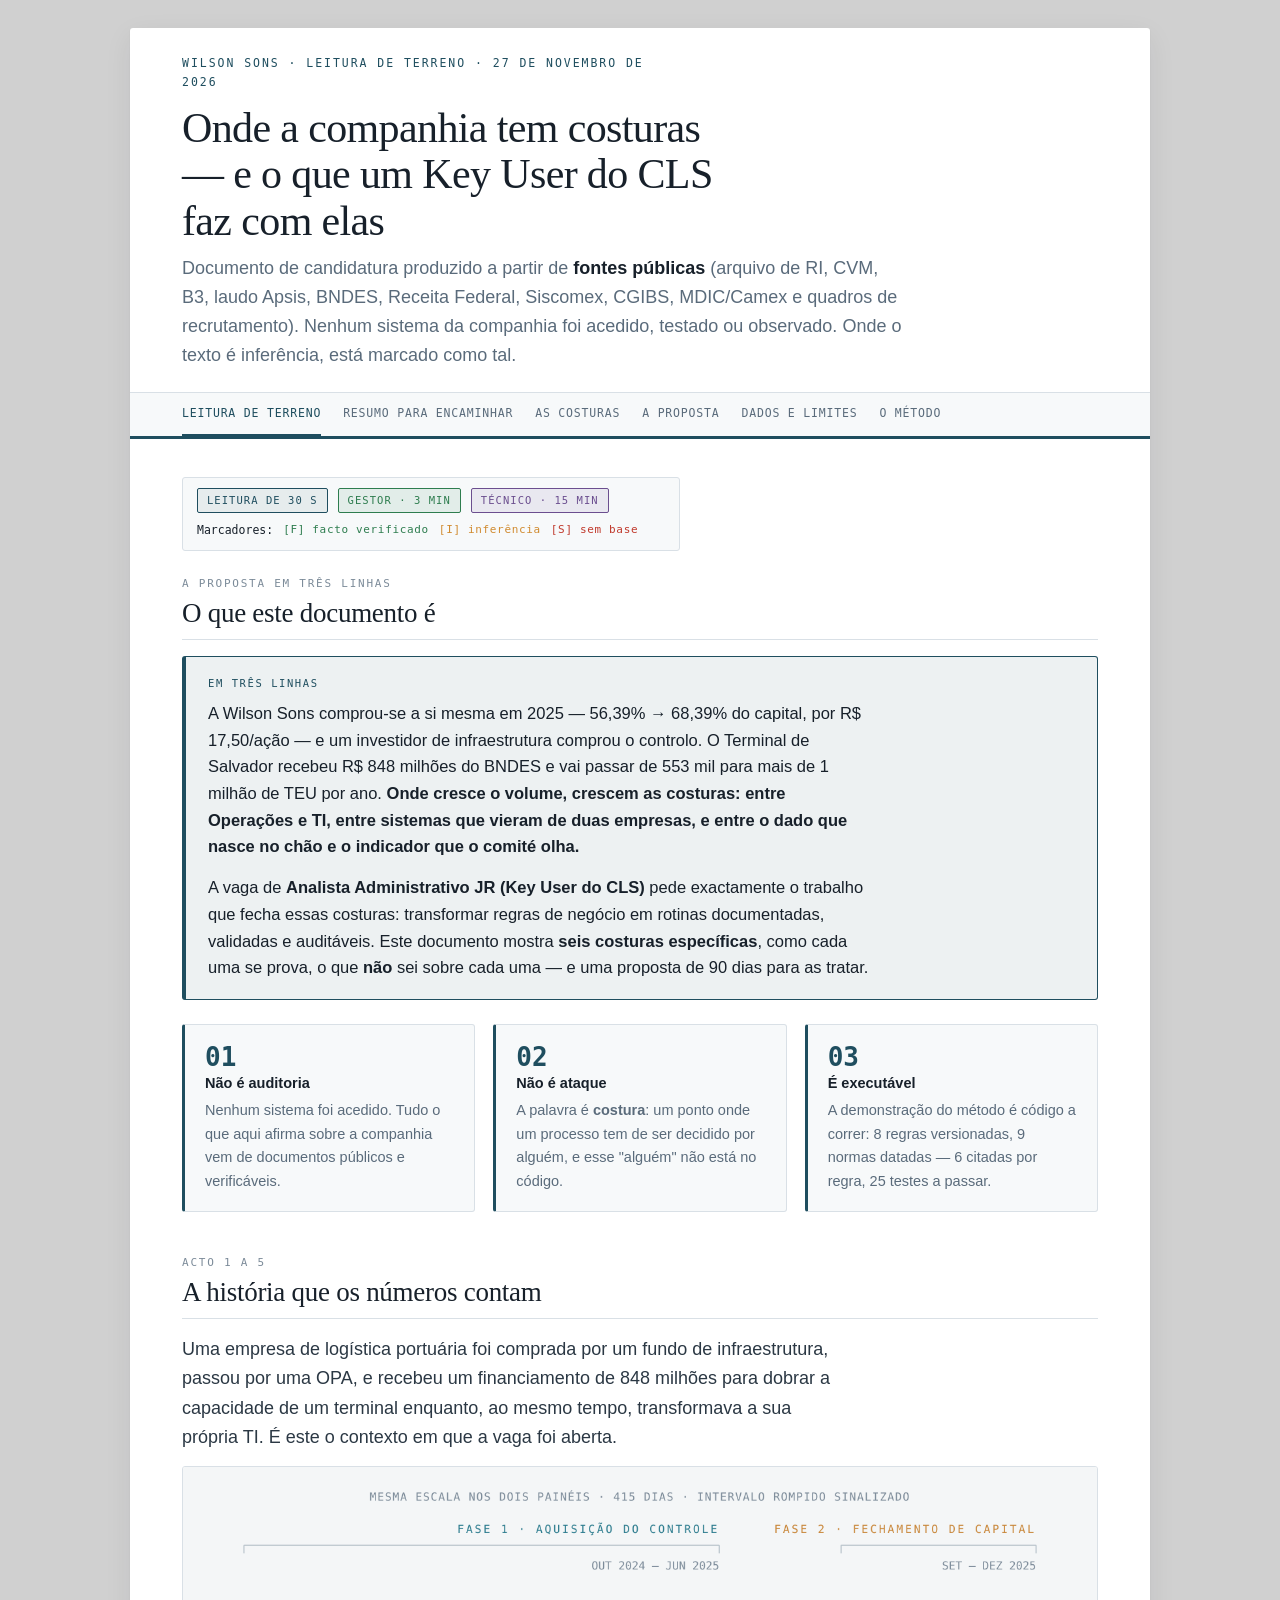
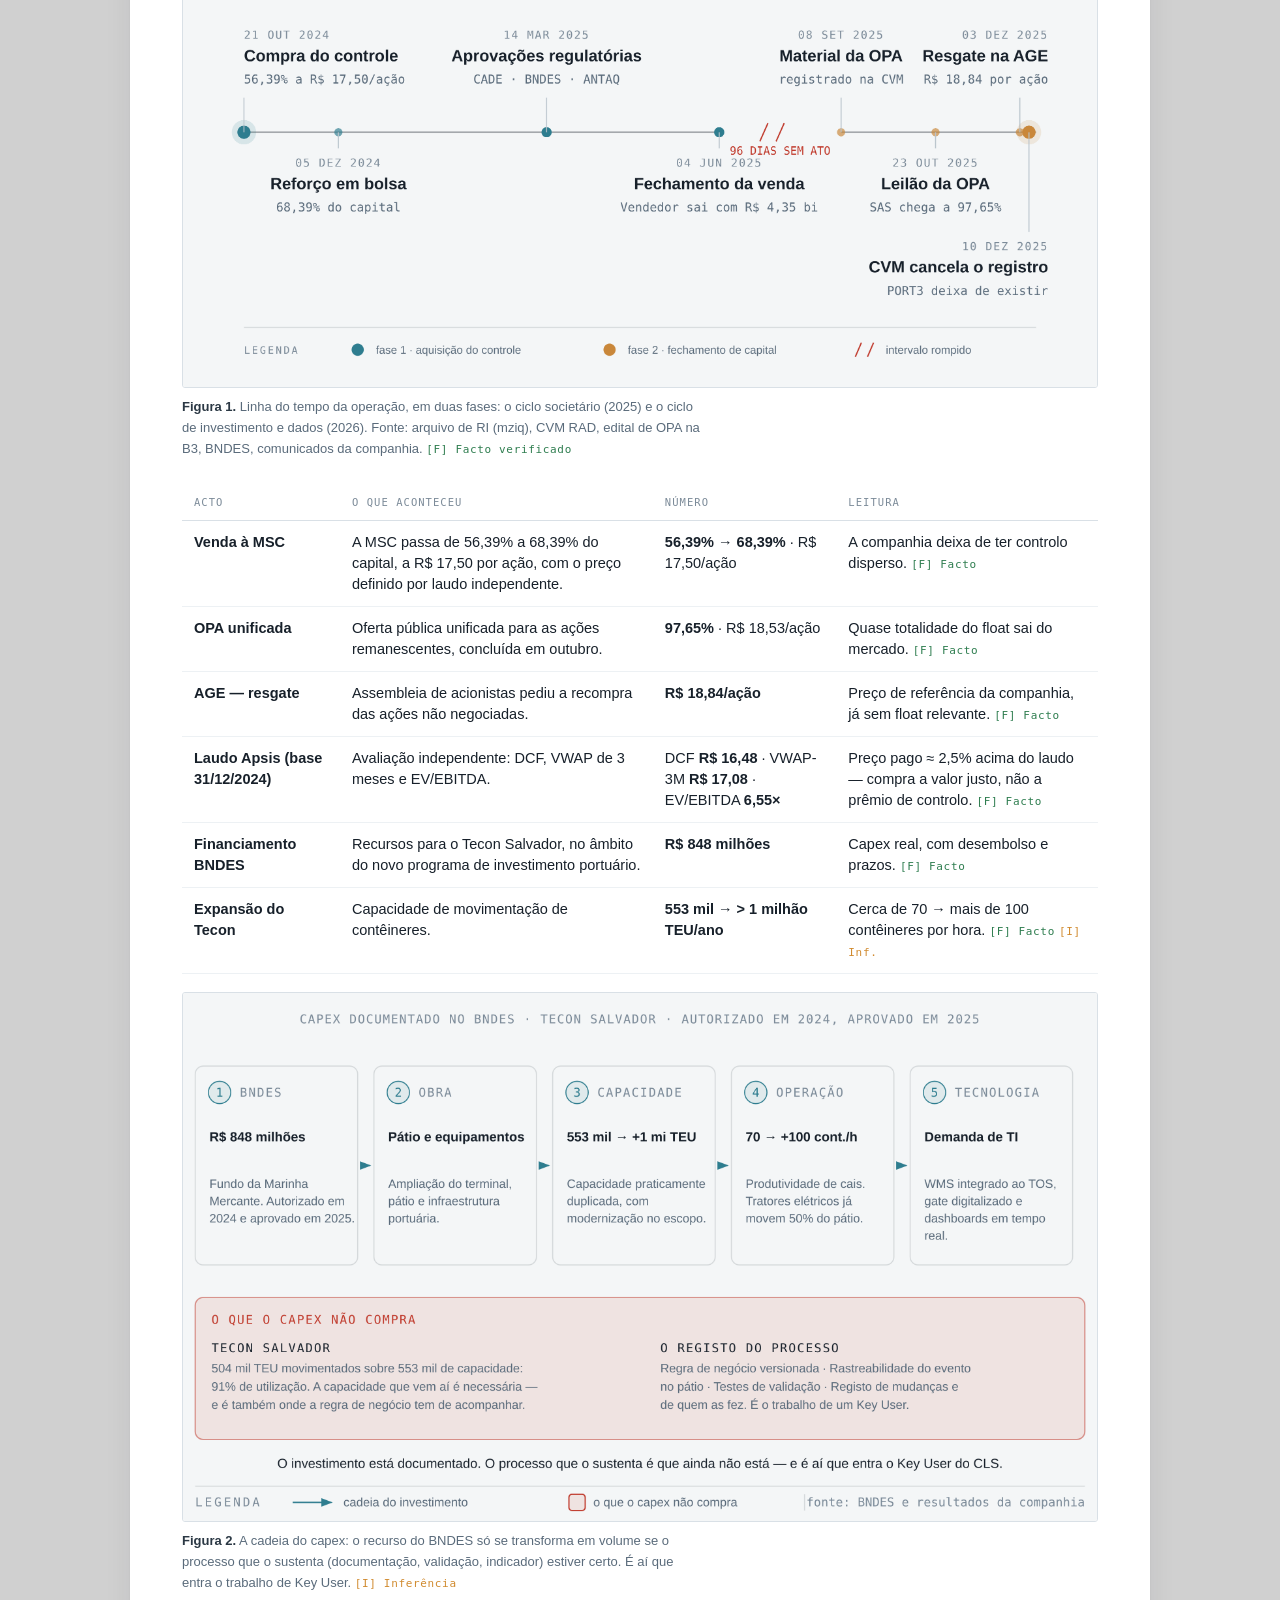
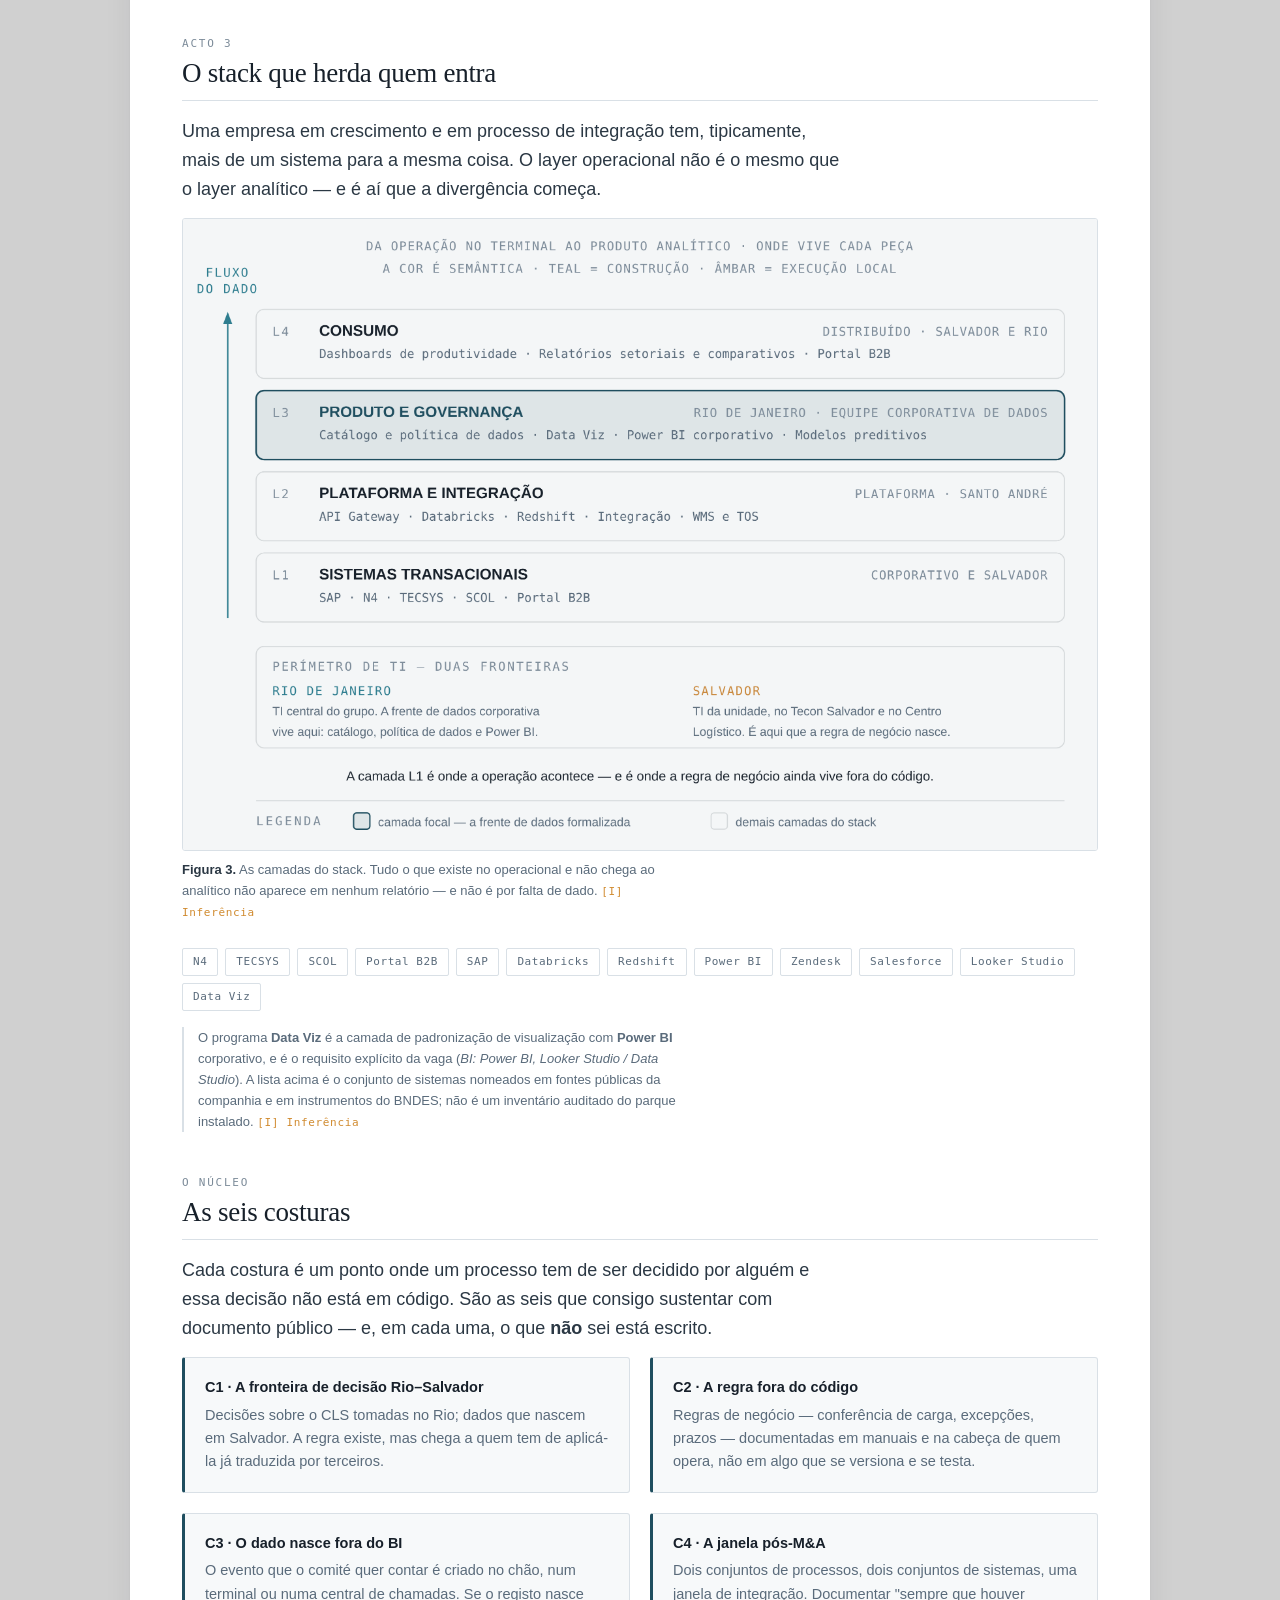
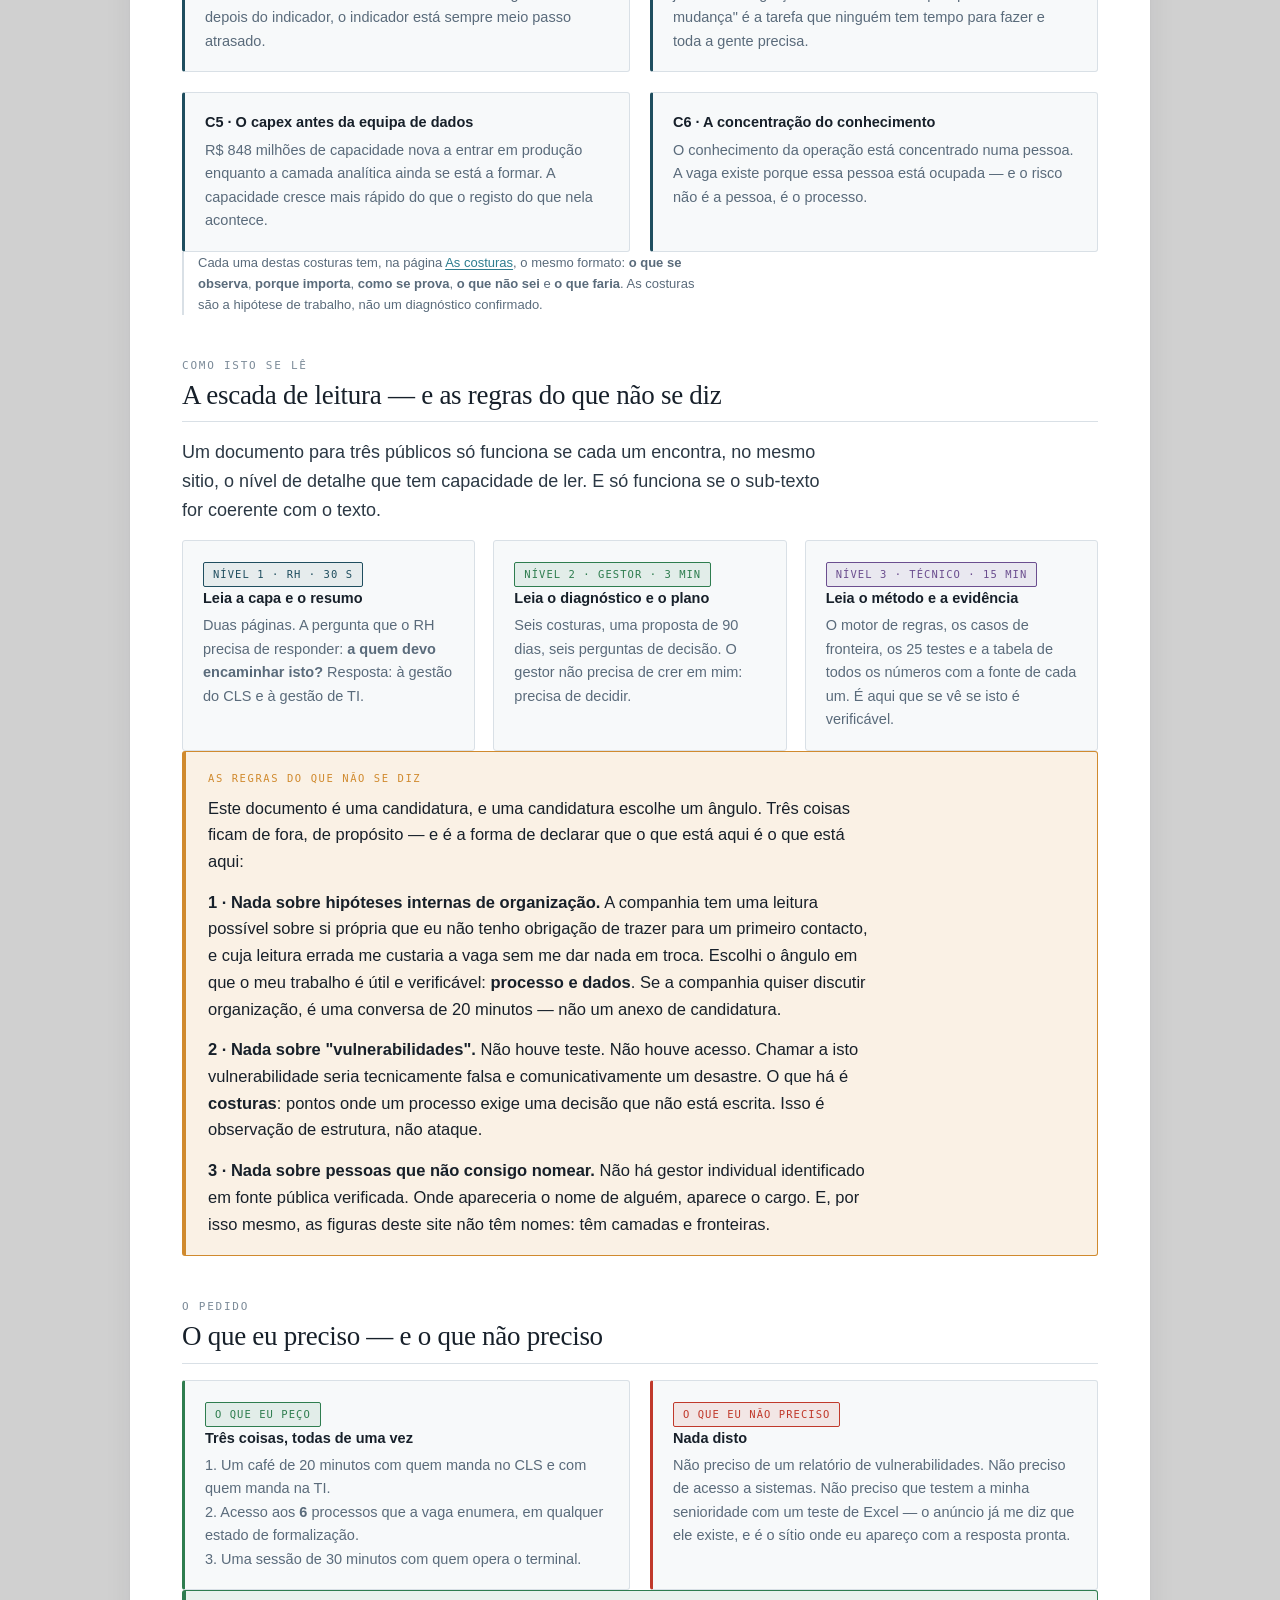
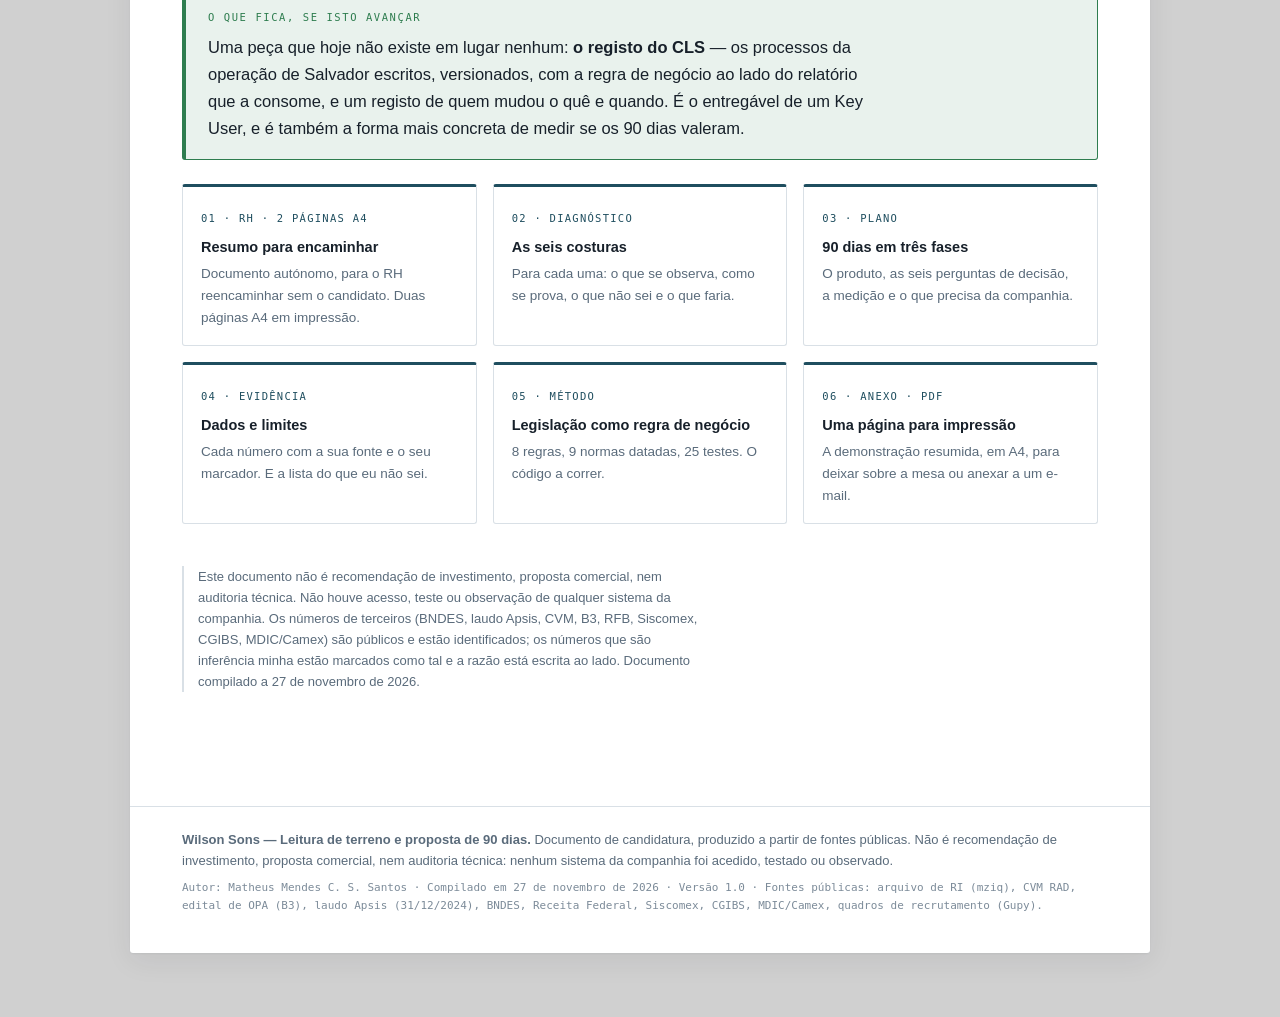
<file: index.html>
<!DOCTYPE html>
<html lang="pt-BR">
<head>
<meta charset="utf-8">
<meta name="viewport" content="width=device-width, initial-scale=1">
<meta name="color-scheme" content="light dark">
<meta name="description" content="Leitura de terreno da Wilson Sons a partir de fontes públicas, com seis costuras de processo e dados pós-M&A, e uma proposta de 90 dias. Nenhum sistema da companhia foi acedido ou testado.">
<title>Leitura de terreno — Wilson Sons · Leitura de terreno</title>
<link rel="stylesheet" href="assets/style.css">
</head>
<body class="">
<div class="shell">
<header class="masthead">
  <p class="eyebrow">Wilson Sons · leitura de terreno · 27 de novembro de 2026</p>
  <h1>Onde a companhia tem costuras — e o que um Key User do CLS faz com elas</h1>
  <p class="lede">Documento de candidatura produzido a partir de <b>fontes públicas</b> (arquivo de RI, CVM, B3, laudo Apsis, BNDES, Receita Federal, Siscomex, CGIBS, MDIC/Camex e quadros de recrutamento). Nenhum sistema da companhia foi acedido, testado ou observado. Onde o texto é inferência, está marcado como tal.</p>
  <nav class="toc">
    <a href="index.html" aria-current="page">Leitura de terreno</a>
    <a href="para-encaminhar.html">Resumo para encaminhar</a>
    <a href="diagnostico.html">As costuras</a>
    <a href="plano.html">A proposta</a>
    <a href="evidencia.html">Dados e limites</a>
    <a href="metodo.html">O método</a>
  </nav>
</header>
<main>
<p class="readbar">
  <span class="chip rh">Leitura de 30 s</span>
  <span class="chip g">Gestor · 3 min</span>
  <span class="chip t">Técnico · 15 min</span>
  <span><b>Marcadores:</b></span>
  <span class="marker f">facto verificado</span>
  <span class="marker i">inferência</span>
  <span class="marker s">sem base</span>
</p>

<section>
  <p class="section-kicker">A proposta em três linhas</p>
  <h2>O que este documento é</h2>

  <div class="callout">
    <p class="lbl">Em três linhas</p>
    <p>A Wilson Sons comprou-se a si mesma em 2025 — 56,39% → 68,39% do capital, por R$ 17,50/ação — e
   um investidor de infraestrutura comprou o controlo. O Terminal de Salvador recebeu R$ 848 milhões do
   BNDES e vai passar de
    553 mil para mais de 1 milhão de TEU por ano. <b>Onde cresce o volume, crescem as costuras: entre
    Operações e TI, entre sistemas que vieram de duas empresas, e entre o dado que nasce no chão e o
    indicador que o comité olha.</b></p>
    <p>A vaga de <b>Analista Administrativo JR (Key User do CLS)</b> pede exactamente o trabalho que
    fecha essas costuras: transformar regras de negócio em rotinas documentadas, validadas e auditáveis.
    Este documento mostra <b>seis costuras específicas</b>, como cada uma se prova, o que <b>não</b> sei
    sobre cada uma — e uma proposta de 90 dias para as tratar.</p>
  </div>

  <div class="grid3">
    <div class="card tint">
      <div class="num">01</div>
      <h4>Não é auditoria</h4>
      <p>Nenhum sistema foi acedido. Tudo o que aqui afirma sobre a companhia vem de documentos públicos
      e verificáveis.</p>
    </div>
    <div class="card tint">
      <div class="num">02</div>
      <h4>Não é ataque</h4>
      <p>A palavra é <b>costura</b>: um ponto onde um processo tem de ser decidido por alguém, e esse
      "alguém" não está no código.</p>
    </div>
    <div class="card tint">
      <div class="num">03</div>
      <h4>É executável</h4>
      <p>A demonstração do método é código a correr: 8 regras versionadas, 9 normas datadas — 6 citadas por regra,
      25 testes a passar.</p>
    </div>
  </div>
</section>

<section>
  <p class="section-kicker">Acto 1 a 5</p>
  <h2>A história que os números contam</h2>

  <p class="lead">Uma empresa de logística portuária foi comprada por um fundo de infraestrutura,
  passou por uma OPA, e recebeu um financiamento de 848 milhões para dobrar a capacidade de um terminal
  enquanto, ao mesmo tempo, transformava a sua própria TI. É este o contexto em que a vaga foi aberta.</p>

  <figure class="figure">
    <img class="fig-light" src="assets/img/01-linha-do-tempo-da-operacao.png" alt="Linha do tempo da operação: compra, OPA, AGE, BNDES e Data Viz">
    <img class="fig-dark" src="assets/img/01-linha-do-tempo-da-operacao-black.png" alt="Linha do tempo da operação: compra, OPA, AGE, BNDES e Data Viz (tema escuro)">
    <figcaption><b>Figura 1.</b> Linha do tempo da operação, em duas fases: o ciclo societário
    (2025) e o ciclo de investimento e dados (2026). Fonte: arquivo de RI (mziq), CVM RAD, edital de OPA
    na B3, BNDES, comunicados da companhia. <span class="marker f">Facto verificado</span></figcaption>
  </figure>

  <div class="tablewrap">
  <table>
    <thead><tr><th>Acto</th><th>O que aconteceu</th><th>Número</th><th>Leitura</th></tr></thead>
    <tbody>
      <tr>
        <td>Venda à MSC</td>
        <td>A MSC passa de 56,39% a 68,39% do capital, a R$ 17,50 por ação, com o preço definido por
        laudo independente.</td>
        <td><b>56,39% → 68,39%</b> · R$ 17,50/ação</td>
        <td>A companhia deixa de ter controlo disperso. <span class="marker f">Facto</span></td>
      </tr>
      <tr>
        <td>OPA unificada</td>
        <td>Oferta pública unificada para as ações remanescentes, concluída em outubro.</td>
        <td><b>97,65%</b> · R$ 18,53/ação</td>
        <td>Quase totalidade do float sai do mercado. <span class="marker f">Facto</span></td>
      </tr>
      <tr>
        <td>AGE — resgate</td>
        <td>Assembleia de acionistas pediu a recompra das ações não negociadas.</td>
        <td><b>R$ 18,84/ação</b></td>
        <td>Preço de referência da companhia, já sem float relevante.
        <span class="marker f">Facto</span></td>
      </tr>
      <tr>
        <td>Laudo Apsis (base 31/12/2024)</td>
        <td>Avaliação independente: DCF, VWAP de 3 meses e EV/EBITDA.</td>
        <td>DCF <b>R$ 16,48</b> · VWAP-3M <b>R$ 17,08</b> · EV/EBITDA <b>6,55×</b></td>
        <td>Preço pago ≈ 2,5% acima do laudo — compra a valor justo, não a prêmio de controlo.
        <span class="marker f">Facto</span></td>
      </tr>
      <tr>
        <td>Financiamento BNDES</td>
        <td>Recursos para o Tecon Salvador, no âmbito do novo programa de investimento portuário.</td>
        <td><b>R$ 848 milhões</b></td>
        <td>Capex real, com desembolso e prazos. <span class="marker f">Facto</span></td>
      </tr>
      <tr>
        <td>Expansão do Tecon</td>
        <td>Capacidade de movimentação de contêineres.</td>
        <td><b>553 mil → &gt; 1 milhão TEU/ano</b></td>
        <td>Cerca de 70 → mais de 100 contêineres por hora.
        <span class="marker f">Facto</span> <span class="marker i">Inf.</span></td>
      </tr>
    </tbody>
  </table>
  </div>

  <figure class="figure">
    <img class="fig-light" src="assets/img/05-cadeia-do-capex-do-bndes.png" alt="Cadeia do capex do BNDES: do recurso ao TEU e ao processo que o suporta">
    <img class="fig-dark" src="assets/img/05-cadeia-do-capex-do-bndes-black.png" alt="Cadeia do capex do BNDES (tema escuro)">
    <figcaption><b>Figura 2.</b> A cadeia do capex: o recurso do BNDES só se transforma em volume se o
    processo que o sustenta (documentação, validação, indicador) estiver certo. É aí que entra o trabalho
    de Key User. <span class="marker i">Inferência</span></figcaption>
  </figure>
</section>

<section>
  <p class="section-kicker">Acto 3</p>
  <h2>O stack que herda quem entra</h2>

  <p class="lead">Uma empresa em crescimento e em processo de integração tem, tipicamente, mais de um
  sistema para a mesma coisa. O layer operacional não é o mesmo que o layer analítico — e é aí que a
  divergência começa.</p>

  <figure class="figure">
    <img class="fig-light" src="assets/img/04-camadas-do-stack-de-dados.png" alt="Camadas do stack de dados: operacional, transaccional, analítico e consumo">
    <img class="fig-dark" src="assets/img/04-camadas-do-stack-de-dados-black.png" alt="Camadas do stack de dados (tema escuro)">
    <figcaption><b>Figura 3.</b> As camadas do stack. Tudo o que existe no operacional e não chega ao
    analítico não aparece em nenhum relatório — e não é por falta de dado. <span class="marker i">Inferência</span></figcaption>
  </figure>

  <div class="pill-list">
    <li>N4</li><li>TECSYS</li><li>SCOL</li><li>Portal B2B</li><li>SAP</li>
    <li>Databricks</li><li>Redshift</li><li>Power BI</li><li>Zendesk</li><li>Salesforce</li>
    <li>Looker Studio</li><li>Data Viz</li>
  </div>

  <p class="footnote">O programa <b>Data Viz</b> é a camada de padronização de visualização com
  <b>Power BI</b> corporativo, e é o requisito explícito da vaga (<i>BI: Power BI, Looker Studio /
  Data Studio</i>). A lista acima é o conjunto de sistemas nomeados em fontes públicas da companhia e
  em instrumentos do BNDES; não é um inventário auditado do parque instalado.
  <span class="marker i">Inferência</span></p>
</section>

<section>
  <p class="section-kicker">O núcleo</p>
  <h2>As seis costuras</h2>

  <p class="lead">Cada costura é um ponto onde um processo tem de ser decidido por alguém e essa decisão
  não está em código. São as seis que consigo sustentar com documento público — e, em cada uma, o que
  <b>não</b> sei está escrito.</p>

  <div class="grid2">
    <div class="card tint">
      <h4>C1 · A fronteira de decisão Rio–Salvador</h4>
      <p>Decisões sobre o CLS tomadas no Rio; dados que nascem em Salvador. A regra existe, mas chega a
      quem tem de aplicá-la já traduzida por terceiros.</p>
    </div>
    <div class="card tint">
      <h4>C2 · A regra fora do código</h4>
      <p>Regras de negócio — conferência de carga, excepções, prazos — documentadas em manuais e na cabeça
      de quem opera, não em algo que se versiona e se testa.</p>
    </div>
    <div class="card tint">
      <h4>C3 · O dado nasce fora do BI</h4>
      <p>O evento que o comité quer contar é criado no chão, num terminal ou numa central de chamadas. Se o
      registo nasce depois do indicador, o indicador está sempre meio passo atrasado.</p>
    </div>
    <div class="card tint">
      <h4>C4 · A janela pós-M&amp;A</h4>
      <p>Dois conjuntos de processos, dois conjuntos de sistemas, uma janela de integração. Documentar
      "sempre que houver mudança" é a tarefa que ninguém tem tempo para fazer e toda a gente precisa.</p>
    </div>
    <div class="card tint">
      <h4>C5 · O capex antes da equipa de dados</h4>
      <p>R$ 848 milhões de capacidade nova a entrar em produção enquanto a camada analítica ainda se
      está a formar. A capacidade cresce mais rápido do que o registo do que nela acontece.</p>
    </div>
    <div class="card tint">
      <h4>C6 · A concentração do conhecimento</h4>
      <p>O conhecimento da operação está concentrado numa pessoa. A vaga existe porque essa pessoa está
      ocupada — e o risco não é a pessoa, é o processo.</p>
    </div>
  </div>

  <p class="footnote">Cada uma destas costuras tem, na página <a href="diagnostico.html">As costuras</a>,
  o mesmo formato: <b>o que se observa</b>, <b>porque importa</b>, <b>como se prova</b>, <b>o que não
  sei</b> e <b>o que faria</b>. As costuras são a hipótese de trabalho, não um diagnóstico confirmado.</p>
</section>

<section>
  <p class="section-kicker">Como isto se lê</p>
  <h2>A escada de leitura — e as regras do que não se diz</h2>

  <p class="lead">Um documento para três públicos só funciona se cada um encontra, no mesmo sitio, o
nível de detalhe que tem capacidade de ler. E só funciona se o sub-texto for coerente com o texto.</p>

  <div class="grid3">
    <div class="card">
      <span class="chip rh">Nível 1 · RH · 30 s</span>
      <h4>Leia a capa e o resumo</h4>
      <p>Duas páginas. A pergunta que o RH precisa de responder: <b>a quem devo encaminhar isto?</b>
      Resposta: à gestão do CLS e à gestão de TI.</p>
    </div>
    <div class="card">
      <span class="chip g">Nível 2 · Gestor · 3 min</span>
      <h4>Leia o diagnóstico e o plano</h4>
      <p>Seis costuras, uma proposta de 90 dias, seis perguntas de decisão. O gestor não precisa de
      crer em mim: precisa de decidir.</p>
    </div>
    <div class="card">
      <span class="chip t">Nível 3 · Técnico · 15 min</span>
      <h4>Leia o método e a evidência</h4>
      <p>O motor de regras, os casos de fronteira, os 25 testes e a tabela de todos os números com a
      fonte de cada um. É aqui que se vê se isto é verificável.</p>
    </div>
  </div>

  <div class="callout amber">
    <p class="lbl">As regras do que não se diz</p>
    <p>Este documento é uma candidatura, e uma candidatura escolhe um ângulo. Três coisas ficam de
    fora, de propósito — e é a forma de declarar que o que está aqui é o que está aqui:</p>
    <p><b>1 · Nada sobre hipóteses internas de organização.</b> A companhia tem uma leitura possível
    sobre si própria que eu não tenho obrigação de trazer para um primeiro contacto, e cuja leitura
    errada me custaria a vaga sem me dar nada em troca. Escolhi o ângulo em que o meu trabalho é útil
    e verificável: <b>processo e dados</b>. Se a companhia quiser discutir organização, é uma conversa
    de 20 minutos — não um anexo de candidatura.</p>
    <p><b>2 · Nada sobre "vulnerabilidades".</b> Não houve teste. Não houve acesso. Chamar a isto
    vulnerabilidade seria tecnicamente falsa e comunicativamente um desastre. O que há é
    <b>costuras</b>: pontos onde um processo exige uma decisão que não está escrita. Isso é
    observação de estrutura, não ataque.</p>
    <p><b>3 · Nada sobre pessoas que não consigo nomear.</b> Não há gestor individual identificado em
    fonte pública verificada. Onde apareceria o nome de alguém, aparece o cargo. E, por isso mesmo,
    as figuras deste site não têm nomes: têm camadas e fronteiras.</p>
  </div>
</section>

<section>
  <p class="section-kicker">O pedido</p>
  <h2>O que eu preciso — e o que não preciso</h2>

  <div class="grid2">
    <div class="card green">
      <span class="chip g">O que eu peço</span>
      <h4>Três coisas, todas de uma vez</h4>
      <p>1. Um café de 20 minutos com quem manda no CLS e com quem manda na TI.<br>
      2. Acesso aos <b>6</b> processos que a vaga enumera, em qualquer estado de formalização.<br>
      3. Uma sessão de 30 minutos com quem opera o terminal.</p>
    </div>
    <div class="card coral">
      <span class="chip c">O que eu não preciso</span>
      <h4>Nada disto</h4>
      <p>Não preciso de um relatório de vulnerabilidades. Não preciso de acesso a sistemas. Não preciso
      que testem a minha senioridade com um teste de Excel — o anúncio já me diz que ele existe, e é o
      sítio onde eu apareço com a resposta pronta.</p>
    </div>
  </div>

  <div class="callout green">
    <p class="lbl">O que fica, se isto avançar</p>
    <p>Uma peça que hoje não existe em lugar nenhum: <b>o registo do CLS</b> — os processos da operação
    de Salvador escritos, versionados, com a regra de negócio ao lado do relatório que a consome, e um
    registo de quem mudou o quê e quando. É o entregável de um Key User, e é também a forma mais
    concreta de medir se os 90 dias valeram.</p>
  </div>

  <div class="nav-cards">
    <a href="para-encaminhar.html"><span class="t">01 · RH · 2 páginas A4</span>
      <h4>Resumo para encaminhar</h4>
      <p>Documento autónomo, para o RH reencaminhar sem o candidato. Duas páginas A4 em impressão.</p></a>
    <a href="diagnostico.html"><span class="t">02 · Diagnóstico</span>
      <h4>As seis costuras</h4>
      <p>Para cada uma: o que se observa, como se prova, o que não sei e o que faria.</p></a>
    <a href="plano.html"><span class="t">03 · Plano</span>
      <h4>90 dias em três fases</h4>
      <p>O produto, as seis perguntas de decisão, a medição e o que precisa da companhia.</p></a>
    <a href="evidencia.html"><span class="t">04 · Evidência</span>
      <h4>Dados e limites</h4>
      <p>Cada número com a sua fonte e o seu marcador. E a lista do que eu não sei.</p></a>
    <a href="metodo.html"><span class="t">05 · Método</span>
      <h4>Legislação como regra de negócio</h4>
      <p>8 regras, 9 normas datadas, 25 testes. O código a correr.</p></a>
    <a href="assets/anexo-legislacao-como-regra-de-negocio.pdf"><span class="t">06 · Anexo · PDF</span>
      <h4>Uma página para impressão</h4>
      <p>A demonstração resumida, em A4, para deixar sobre a mesa ou anexar a um e-mail.</p></a>
  </div>
</section>

<p class="footnote">Este documento não é recomendação de investimento, proposta comercial, nem auditoria
técnica. Não houve acesso, teste ou observação de qualquer sistema da companhia. Os números de
terceiros (BNDES, laudo Apsis, CVM, B3, RFB, Siscomex, CGIBS, MDIC/Camex) são públicos e estão
identificados; os números que são inferência minha estão marcados como tal e a razão está escrita ao
lado. Documento compilado a 27 de novembro de 2026.</p>
</main>
<footer class="site">
  <p><strong>Wilson Sons — Leitura de terreno e proposta de 90 dias.</strong> Documento de candidatura,
  produzido a partir de fontes públicas. Não é recomendação de investimento, proposta comercial, nem
  auditoria técnica: nenhum sistema da companhia foi acedido, testado ou observado.</p>
  <p class="meta">Autor: Matheus Mendes C. S. Santos · Compilado em 27 de novembro de 2026 · Versão 1.0 ·
  Fontes públicas: arquivo de RI (mziq), CVM RAD, edital de OPA (B3), laudo Apsis (31/12/2024),
  BNDES, Receita Federal, Siscomex, CGIBS, MDIC/Camex, quadros de recrutamento (Gupy).</p>
</footer>
</div>
</body>
</html>
</file>
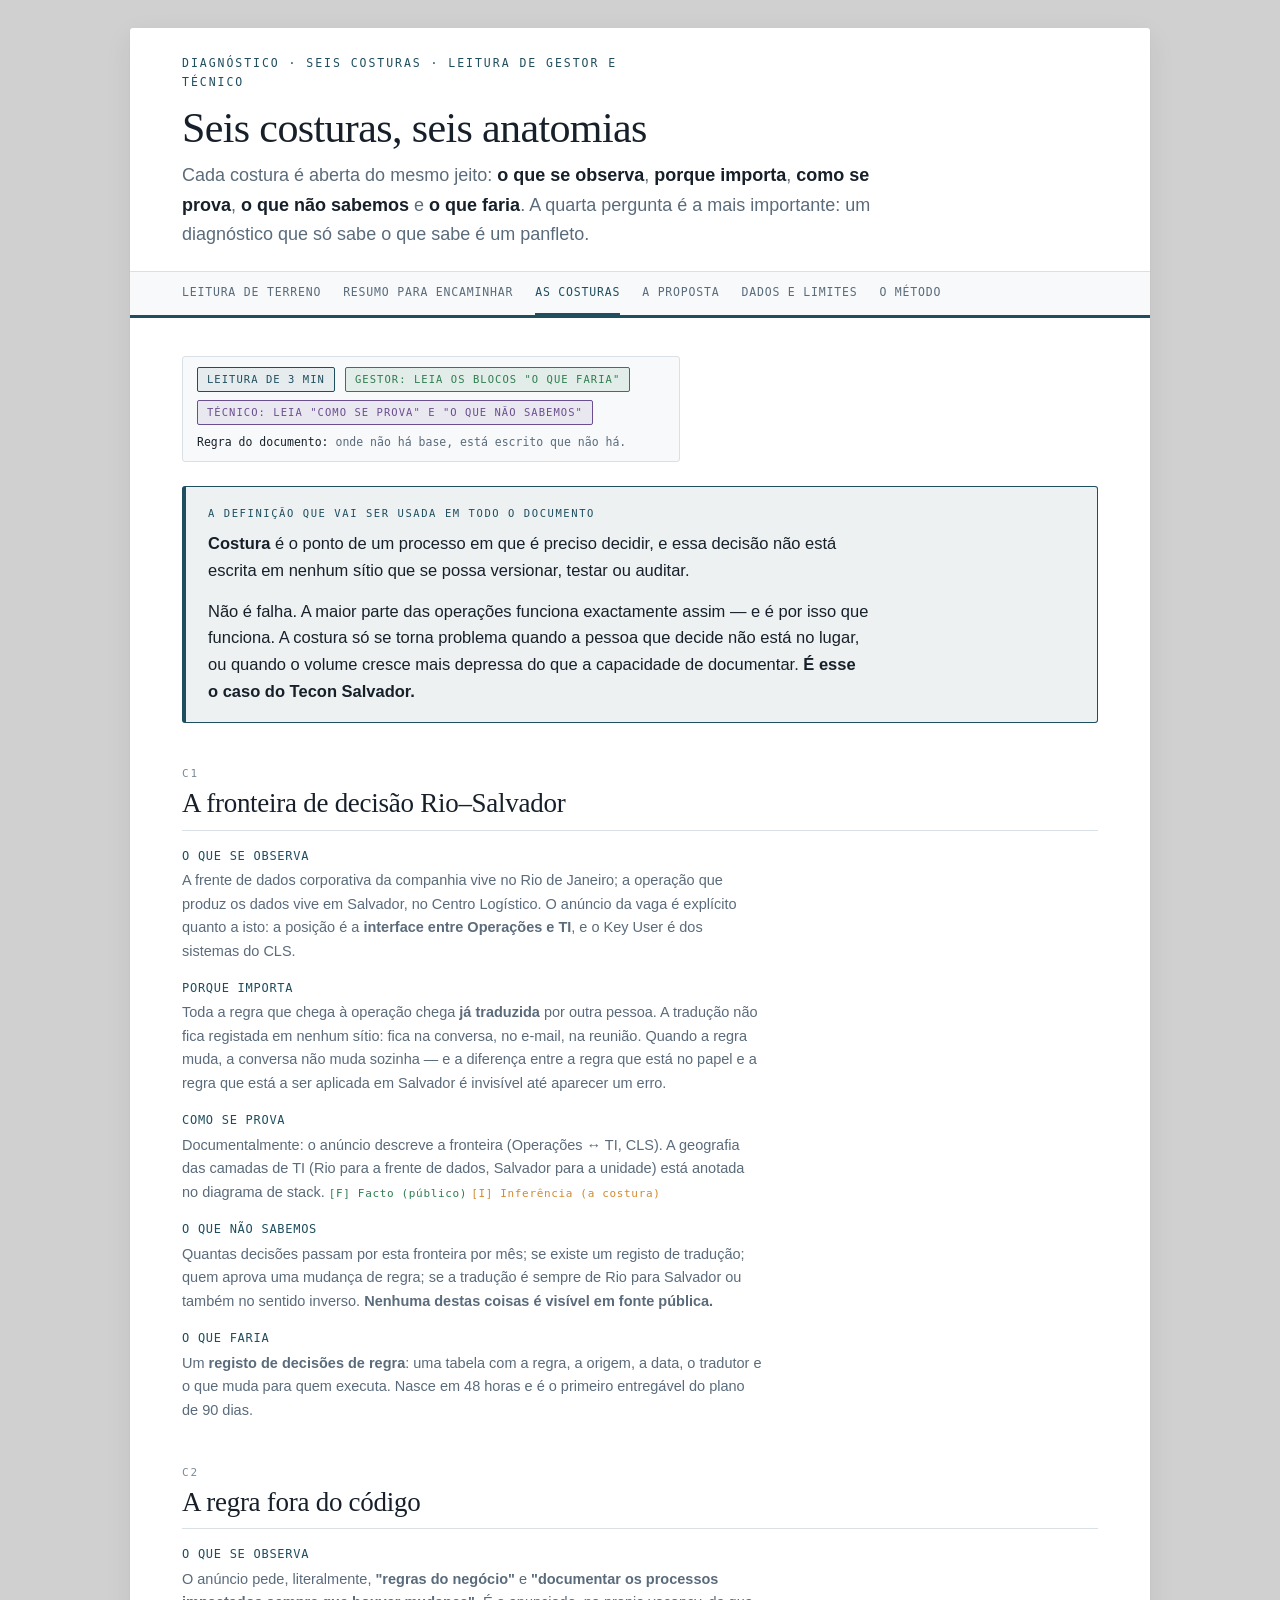
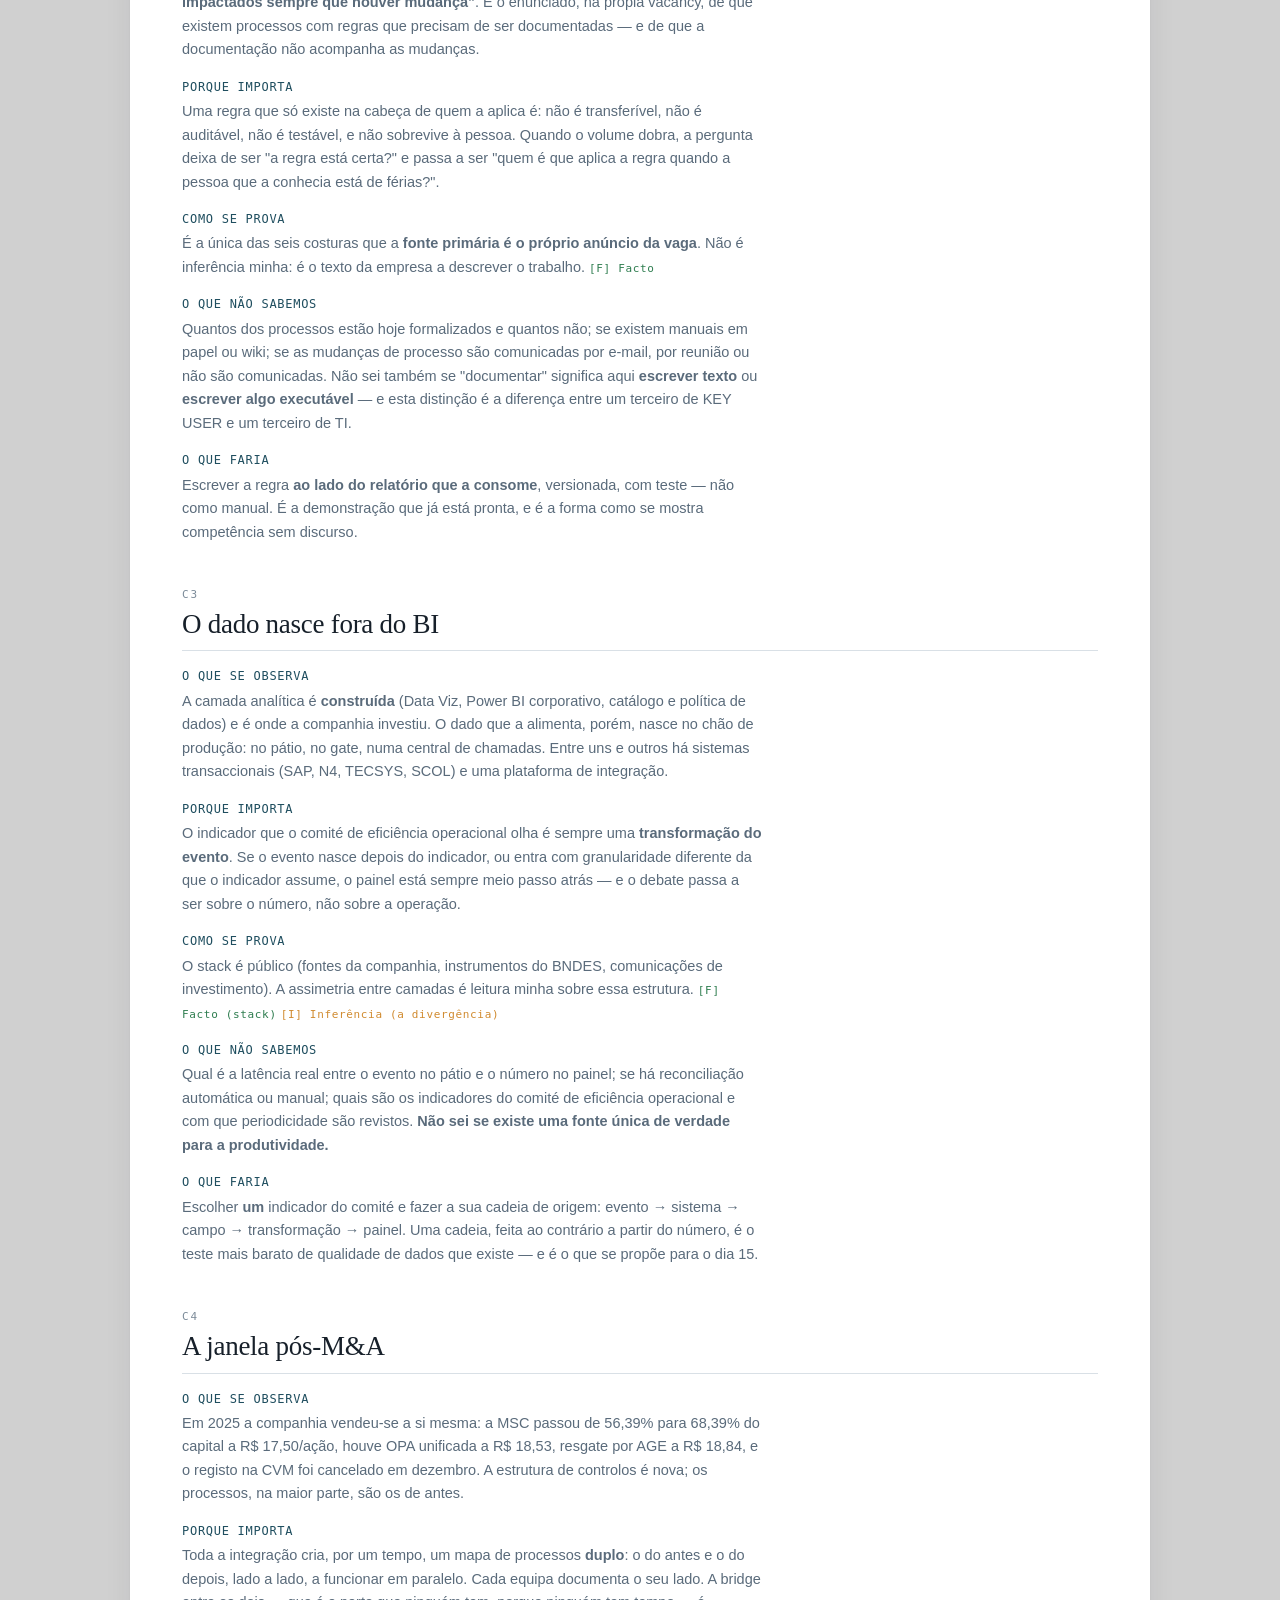
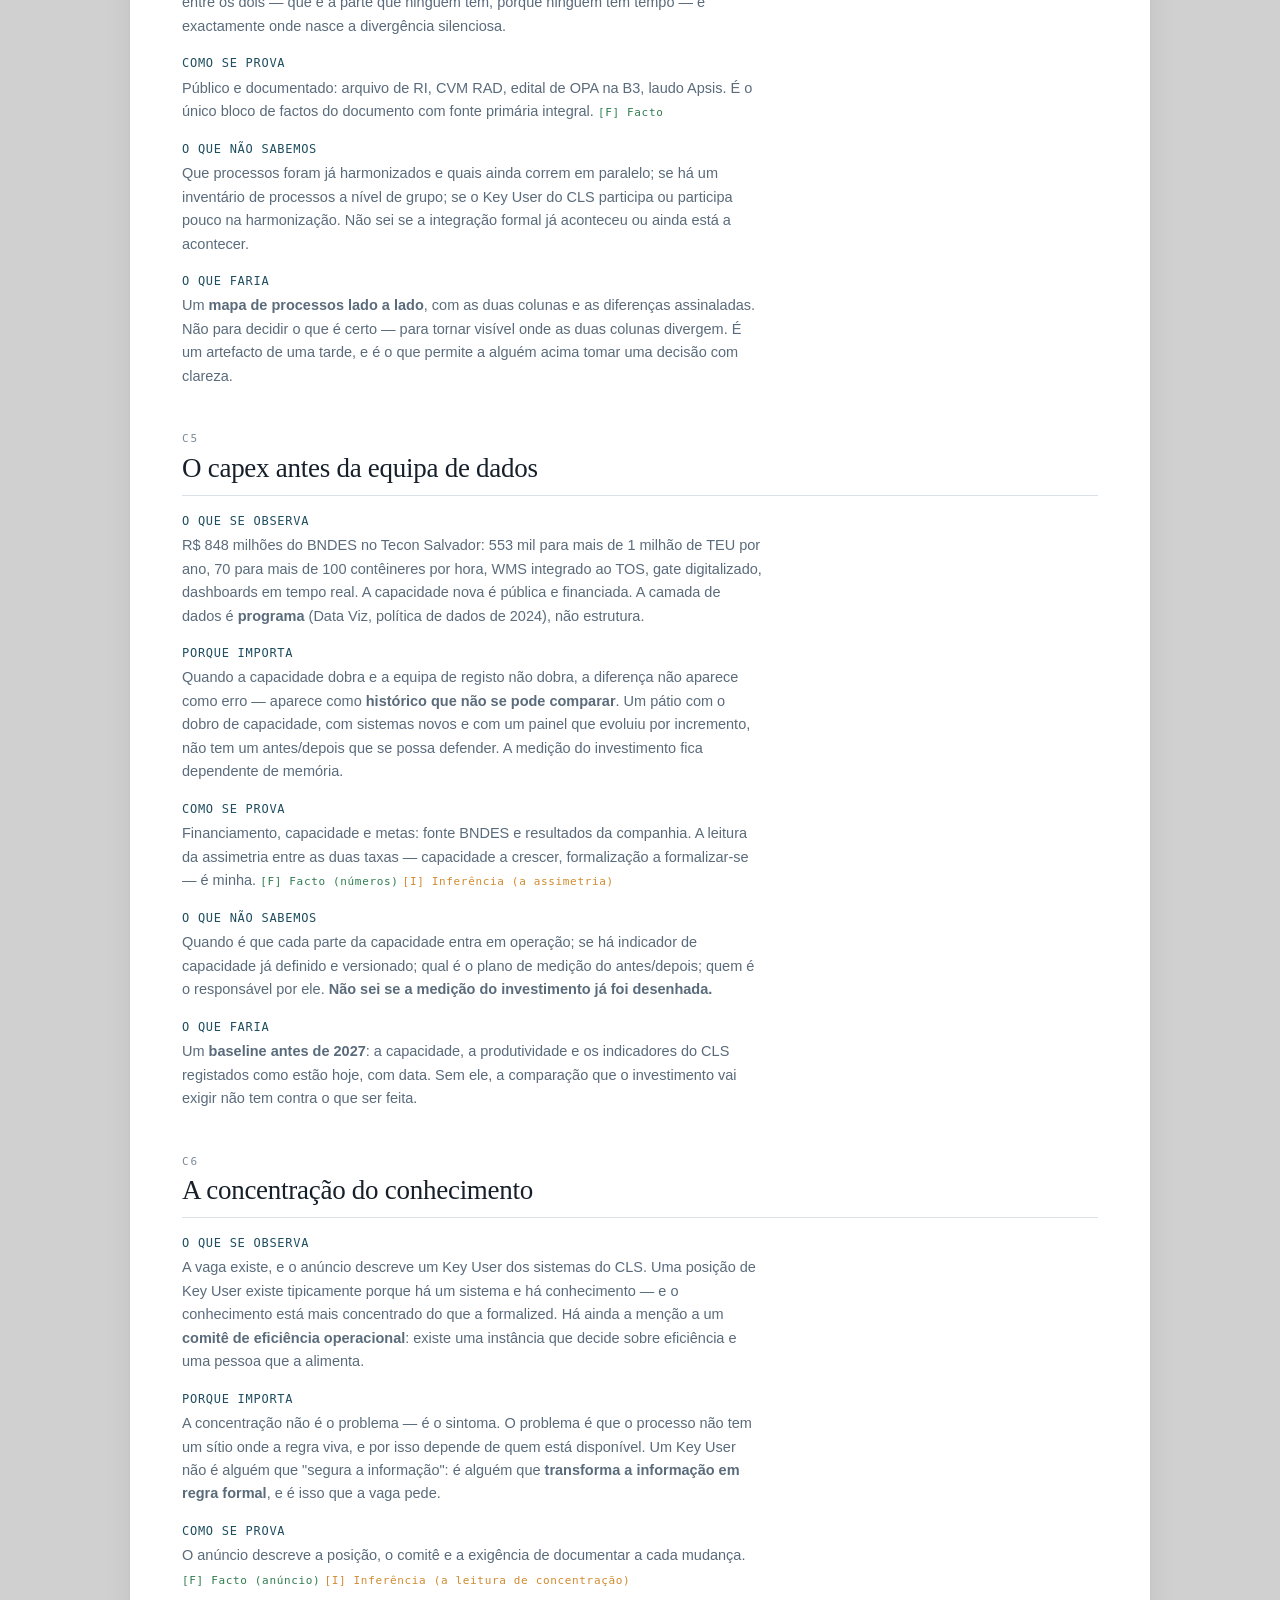
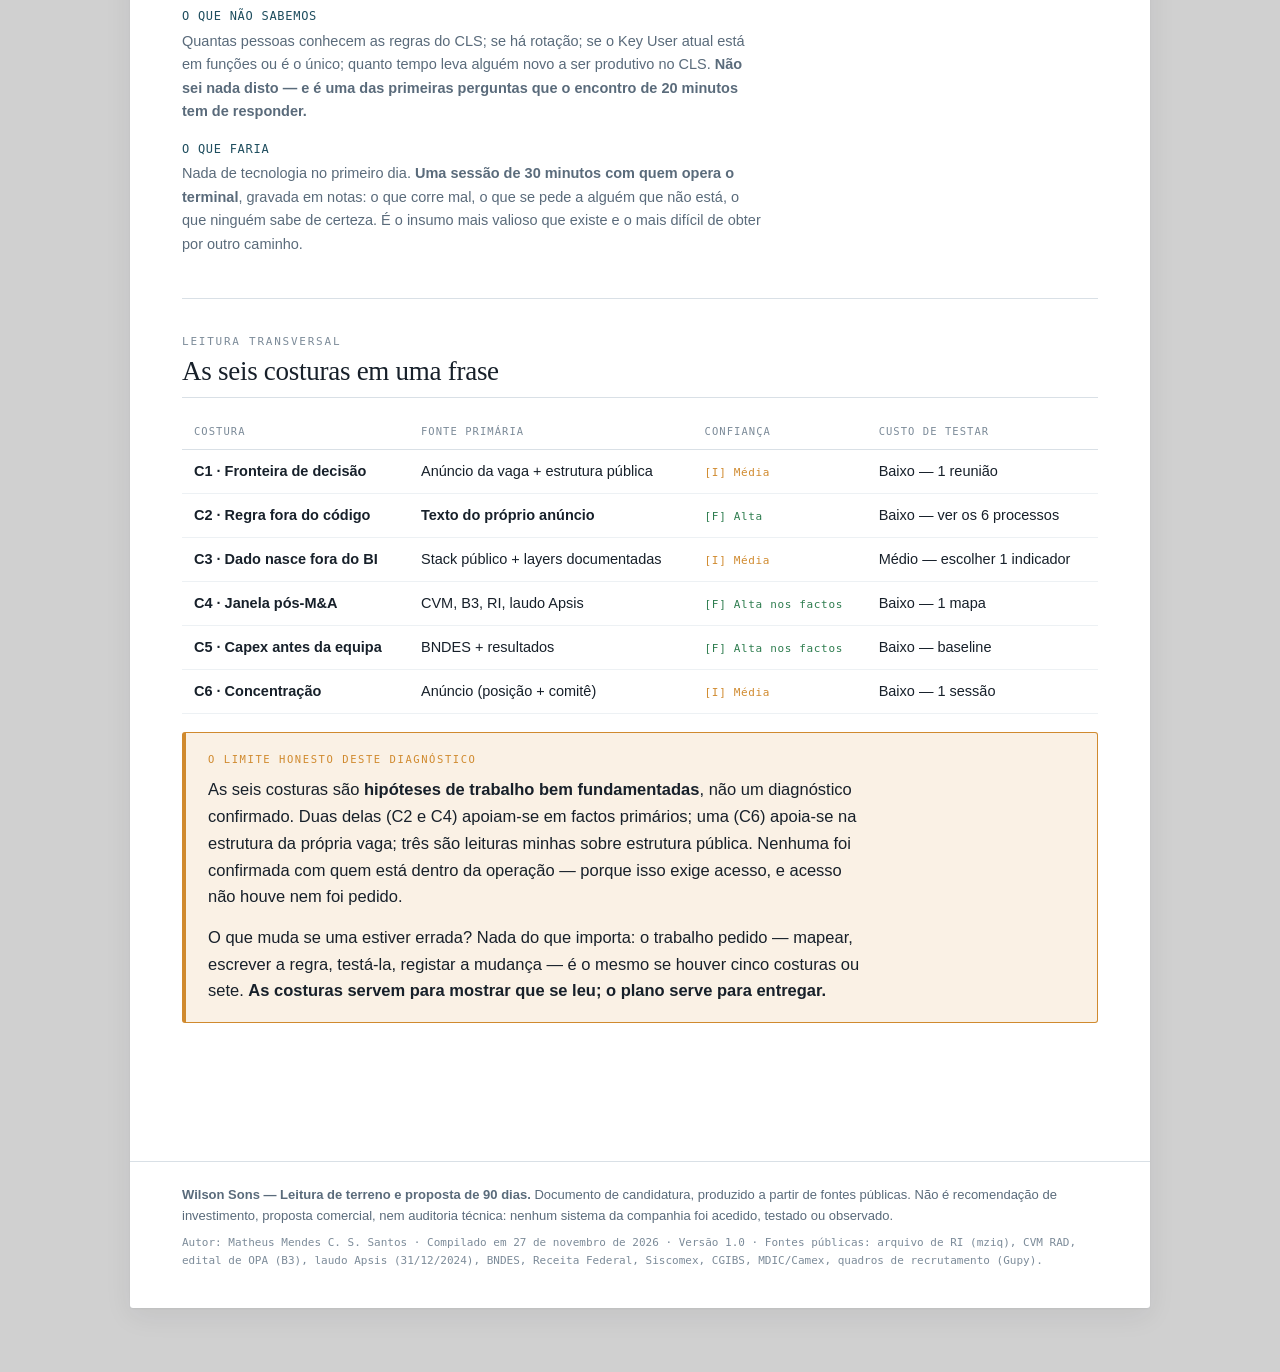
<file: diagnostico.html>
<!DOCTYPE html>
<html lang="pt-BR">
<head>
<meta charset="utf-8">
<meta name="viewport" content="width=device-width, initial-scale=1">
<meta name="color-scheme" content="light dark">
<meta name="description" content="Anatomia de seis costuras de processo e dados pós-M&A na Wilson Sons: o que se observa, porque importa, como se prova, o que não se sabe e o que faria.">
<title>As costuras — Wilson Sons · Leitura de terreno</title>
<link rel="stylesheet" href="assets/style.css">
</head>
<body class="">
<div class="shell">
<header class="masthead">
  <p class="eyebrow">Diagnóstico · seis costuras · leitura de gestor e técnico</p>
  <h1>Seis costuras, seis anatomias</h1>
  <p class="lede">Cada costura é aberta do mesmo jeito: <b>o que se observa</b>, <b>porque importa</b>, <b>como se prova</b>, <b>o que não sabemos</b> e <b>o que faria</b>. A quarta pergunta é a mais importante: um diagnóstico que só sabe o que sabe é um panfleto.</p>
  <nav class="toc">
    <a href="index.html">Leitura de terreno</a>
    <a href="para-encaminhar.html">Resumo para encaminhar</a>
    <a href="diagnostico.html" aria-current="page">As costuras</a>
    <a href="plano.html">A proposta</a>
    <a href="evidencia.html">Dados e limites</a>
    <a href="metodo.html">O método</a>
  </nav>
</header>
<main>
<p class="readbar">
  <span class="chip rh">Leitura de 3 min</span>
  <span class="chip g">Gestor: leia os blocos "o que faria"</span>
  <span class="chip t">Técnico: leia "como se prova" e "o que não sabemos"</span>
  <span><b>Regra do documento:</b> onde não há base, está escrito que não há.</span>
</p>

<section>
  <div class="callout">
    <p class="lbl">A definição que vai ser usada em todo o documento</p>
    <p><b>Costura</b> é o ponto de um processo em que é preciso decidir, e essa decisão não está
    escrita em nenhum sítio que se possa versionar, testar ou auditar.</p>
    <p>Não é falha. A maior parte das operações funciona exactamente assim — e é por isso que
    funciona. A costura só se torna problema quando a pessoa que decide não está no lugar, ou quando
    o volume cresce mais depressa do que a capacidade de documentar. <b>É esse o caso do Tecon
    Salvador.</b></p>
  </div>
</section>

<section>
  <p class="section-kicker">C1</p>
  <h2>A fronteira de decisão Rio–Salvador</h2>
  <dl class="terms">
    <dt>O que se observa</dt>
    <dd>A frente de dados corporativa da companhia vive no Rio de Janeiro; a operação que produz os
    dados vive em Salvador, no Centro Logístico. O anúncio da vaga é explícito quanto a isto: a
    posição é a <b>interface entre Operações e TI</b>, e o Key User é dos sistemas do CLS.</dd>

    <dt>Porque importa</dt>
    <dd>Toda a regra que chega à operação chega <b>já traduzida</b> por outra pessoa. A tradução não
    fica registada em nenhum sítio: fica na conversa, no e-mail, na reunião. Quando a regra muda, a
    conversa não muda sozinha — e a diferença entre a regra que está no papel e a regra que está a ser
    aplicada em Salvador é invisível até aparecer um erro.</dd>

    <dt>Como se prova</dt>
    <dd>Documentalmente: o anúncio descreve a fronteira (Operações ↔ TI, CLS). A geografia das camadas
    de TI (Rio para a frente de dados, Salvador para a unidade) está anotada no diagrama de stack.
    <span class="marker f">Facto (público)</span> <span class="marker i">Inferência (a costura)</span></dd>

    <dt>O que não sabemos</dt>
    <dd>Quantas decisões passam por esta fronteira por mês; se existe um registo de tradução; quem
    aprova uma mudança de regra; se a tradução é sempre de Rio para Salvador ou também no sentido
    inverso. <b>Nenhuma destas coisas é visível em fonte pública.</b></dd>

    <dt>O que faria</dt>
    <dd>Um <b>registo de decisões de regra</b>: uma tabela com a regra, a origem, a data, o tradutor e o
    que muda para quem executa. Nasce em 48 horas e é o primeiro entregável do plano de 90 dias.</dd>
  </dl>
</section>

<section>
  <p class="section-kicker">C2</p>
  <h2>A regra fora do código</h2>
  <dl class="terms">
    <dt>O que se observa</dt>
    <dd>O anúncio pede, literalmente, <b>"regras do negócio"</b> e <b>"documentar os processos impactados
    sempre que houver mudança"</b>. É o enunciado, na propia vacancy, de que existem processos com
    regras que precisam de ser documentadas — e de que a documentação não acompanha as mudanças.</dd>

    <dt>Porque importa</dt>
    <dd>Uma regra que só existe na cabeça de quem a aplica é: não é transferível, não é auditável, não
    é testável, e não sobrevive à pessoa. Quando o volume dobra, a pergunta deixa de ser "a regra está
    certa?" e passa a ser "quem é que aplica a regra quando a pessoa que a conhecia está de férias?".</dd>

    <dt>Como se prova</dt>
    <dd>É a única das seis costuras que a <b>fonte primária é o próprio anúncio da vaga</b>. Não é
    inferência minha: é o texto da empresa a descrever o trabalho. <span class="marker f">Facto</span></dd>

    <dt>O que não sabemos</dt>
    <dd>Quantos dos processos estão hoje formalizados e quantos não; se existem manuais em papel ou wiki; se
    as mudanças de processo são comunicadas por e-mail, por reunião ou não são comunicadas. Não sei
    também se "documentar" significa aqui <b>escrever texto</b> ou <b>escrever algo executável</b> — e
    esta distinção é a diferença entre um terceiro de KEY USER e um terceiro de TI.</dd>

    <dt>O que faria</dt>
    <dd>Escrever a regra <b>ao lado do relatório que a consome</b>, versionada, com teste — não como
    manual. É a demonstração que já está pronta, e é a forma como se mostra competência sem discurso.</dd>
  </dl>
</section>

<section>
  <p class="section-kicker">C3</p>
  <h2>O dado nasce fora do BI</h2>
  <dl class="terms">
    <dt>O que se observa</dt>
    <dd>A camada analítica é <b>construída</b> (Data Viz, Power BI corporativo, catálogo e política de
    dados) e é onde a companhia investiu. O dado que a alimenta, porém, nasce no chão de produção: no
    pátio, no gate, numa central de chamadas. Entre uns e outros há sistemas transaccionais (SAP, N4, TECSYS,
    SCOL) e uma plataforma de integração.</dd>

    <dt>Porque importa</dt>
    <dd>O indicador que o comité de eficiência operacional olha é sempre uma <b>transformação do
    evento</b>. Se o evento nasce depois do indicador, ou entra com granularidade diferente da que o
    indicador assume, o painel está sempre meio passo atrás — e o debate passa a ser sobre o número, não
    sobre a operação.</dd>

    <dt>Como se prova</dt>
    <dd>O stack é público (fontes da companhia, instrumentos do BNDES, comunicações de investimento).
    A assimetria entre camadas é leitura minha sobre essa estrutura. <span class="marker f">Facto
    (stack)</span> <span class="marker i">Inferência (a divergência)</span></dd>

    <dt>O que não sabemos</dt>
    <dd>Qual é a latência real entre o evento no pátio e o número no painel; se há reconciliação
    automática ou manual; quais são os indicadores do comité de eficiência operacional e com que
    periodicidade são revistos. <b>Não sei se existe uma fonte única de verdade para a
    produtividade.</b></dd>

    <dt>O que faria</dt>
    <dd>Escolher <b>um</b> indicador do comité e fazer a sua cadeia de origem: evento → sistema → campo
    → transformação → painel. Uma cadeia, feita ao contrário a partir do número, é o teste mais
    barato de qualidade de dados que existe — e é o que se propõe para o dia 15.</dd>
  </dl>
</section>

<section>
  <p class="section-kicker">C4</p>
  <h2>A janela pós-M&amp;A</h2>
  <dl class="terms">
    <dt>O que se observa</dt>
    <dd>Em 2025 a companhia vendeu-se a si mesma: a MSC passou de 56,39% para 68,39% do capital a
    R$ 17,50/ação, houve OPA unificada a R$ 18,53, resgate por AGE a R$ 18,84, e o registo na CVM foi
    cancelado em dezembro. A estrutura de controlos é nova; os processos, na maior parte, são os de
    antes.</dd>

    <dt>Porque importa</dt>
    <dd>Toda a integração cria, por um tempo, um mapa de processos <b>duplo</b>: o do antes e o do
    depois, lado a lado, a funcionar em paralelo. Cada equipa documenta o seu lado. A bridge entre os
    dois — que é a parte que ninguém tem, porque ninguém tem tempo — é exactamente onde nasce a
    divergência silenciosa.</dd>

    <dt>Como se prova</dt>
    <dd>Público e documentado: arquivo de RI, CVM RAD, edital de OPA na B3, laudo Apsis. É o único
    bloco de factos do documento com fonte primária integral. <span class="marker f">Facto</span></dd>

    <dt>O que não sabemos</dt>
    <dd>Que processos foram já harmonizados e quais ainda correm em paralelo; se há um inventário de
    processos a nível de grupo; se o Key User do CLS participa ou participa pouco na harmonização. Não
    sei se a integração formal já aconteceu ou ainda está a acontecer.</dd>

    <dt>O que faria</dt>
    <dd>Um <b>mapa de processos lado a lado</b>, com as duas colunas e as diferenças assinaladas. Não
    para decidir o que é certo — para tornar visível onde as duas colunas divergem. É um artefacto de
    uma tarde, e é o que permite a alguém acima tomar uma decisão com clareza.</dd>
  </dl>
</section>

<section>
  <p class="section-kicker">C5</p>
  <h2>O capex antes da equipa de dados</h2>
  <dl class="terms">
    <dt>O que se observa</dt>
    <dd>R$ 848 milhões do BNDES no Tecon Salvador: 553 mil para mais de 1 milhão de TEU por ano, 70 para
    mais de 100 contêineres por hora, WMS integrado ao TOS, gate digitalizado, dashboards em tempo
    real. A capacidade nova é pública e financiada. A camada de dados é <b>programa</b> (Data Viz,
    política de dados de 2024), não estrutura.</dd>

    <dt>Porque importa</dt>
    <dd>Quando a capacidade dobra e a equipa de registo não dobra, a diferença não aparece como
    erro — aparece como <b>histórico que não se pode comparar</b>. Um pátio com o dobro de capacidade,
    com sistemas novos e com um painel que evoluiu por incremento, não tem um antes/depois que se possa
    defender. A medição do investimento fica dependente de memória.</dd>

    <dt>Como se prova</dt>
    <dd>Financiamento, capacidade e metas: fonte BNDES e resultados da companhia. A leitura da
    assimetria entre as duas taxas — capacidade a crescer, formalização a formalizar-se — é minha.
    <span class="marker f">Facto (números)</span> <span class="marker i">Inferência (a assimetria)</span></dd>

    <dt>O que não sabemos</dt>
    <dd>Quando é que cada parte da capacidade entra em operação; se há indicador de capacidade já
    definido e versionado; qual é o plano de medição do antes/depois; quem é o responsável por ele.
    <b>Não sei se a medição do investimento já foi desenhada.</b></dd>

    <dt>O que faria</dt>
    <dd>Um <b>baseline antes de 2027</b>: a capacidade, a produtividade e os indicadores do CLS
    registados como estão hoje, com data. Sem ele, a comparação que o investimento vai exigir não tem
    contra o que ser feita.</dd>
  </dl>
</section>

<section>
  <p class="section-kicker">C6</p>
  <h2>A concentração do conhecimento</h2>
  <dl class="terms">
    <dt>O que se observa</dt>
    <dd>A vaga existe, e o anúncio descreve um Key User dos sistemas do CLS. Uma posição de Key User
    existe tipicamente porque há um sistema e há conhecimento — e o conhecimento está mais concentrado
    do que a formalized. Há ainda a menção a um <b>comitê de eficiência operacional</b>: existe uma
    instância que decide sobre eficiência e uma pessoa que a alimenta.</dd>

    <dt>Porque importa</dt>
    <dd>A concentração não é o problema — é o sintoma. O problema é que o processo não tem um sítio
    onde a regra viva, e por isso depende de quem está disponível. Um Key User não é alguém que
    "segura a informação": é alguém que <b>transforma a informação em regra formal</b>, e é isso que
    a vaga pede.</dd>

    <dt>Como se prova</dt>
    <dd>O anúncio descreve a posição, o comitê e a exigência de documentar a cada mudança.
    <span class="marker f">Facto (anúncio)</span> <span class="marker i">Inferência (a leitura de
    concentração)</span></dd>

    <dt>O que não sabemos</dt>
    <dd>Quantas pessoas conhecem as regras do CLS; se há rotação; se o Key User atual está em funções
    ou é o único; quanto tempo leva alguém novo a ser produtivo no CLS. <b>Não sei nada disto — e é
    uma das primeiras perguntas que o encontro de 20 minutos tem de responder.</b></dd>

    <dt>O que faria</dt>
    <dd>Nada de tecnologia no primeiro dia. <b>Uma sessão de 30 minutos com quem opera o terminal</b>,
    gravada em notas: o que corre mal, o que se pede a alguém que não está, o que ninguém sabe de
    certeza. É o insumo mais valioso que existe e o mais difícil de obter por outro caminho.</dd>
  </dl>
</section>

<hr>

<section>
  <p class="section-kicker">Leitura transversal</p>
  <h2>As seis costuras em uma frase</h2>

  <div class="tablewrap">
  <table>
    <thead><tr><th>Costura</th><th>Fonte primária</th><th>Confiança</th><th>Custo de testar</th></tr></thead>
    <tbody>
      <tr><td>C1 · Fronteira de decisão</td><td>Anúncio da vaga + estrutura pública</td>
      <td><span class="marker i">Média</span></td><td>Baixo — 1 reunião</td></tr>
      <tr><td>C2 · Regra fora do código</td><td><b>Texto do próprio anúncio</b></td>
      <td><span class="marker f">Alta</span></td><td>Baixo — ver os 6 processos</td></tr>
      <tr><td>C3 · Dado nasce fora do BI</td><td>Stack público + layers documentadas</td>
      <td><span class="marker i">Média</span></td><td>Médio — escolher 1 indicador</td></tr>
      <tr><td>C4 · Janela pós-M&amp;A</td><td>CVM, B3, RI, laudo Apsis</td>
      <td><span class="marker f">Alta nos factos</span></td><td>Baixo — 1 mapa</td></tr>
      <tr><td>C5 · Capex antes da equipa</td><td>BNDES + resultados</td>
      <td><span class="marker f">Alta nos factos</span></td><td>Baixo — baseline</td></tr>
      <tr><td>C6 · Concentração</td><td>Anúncio (posição + comitê)</td>
      <td><span class="marker i">Média</span></td><td>Baixo — 1 sessão</td></tr>
    </tbody>
  </table>
  </div>

  <div class="callout amber">
    <p class="lbl">O limite honesto deste diagnóstico</p>
    <p>As seis costuras são <b>hipóteses de trabalho bem fundamentadas</b>, não um diagnóstico
    confirmado. Duas delas (C2 e C4) apoiam-se em factos primários; uma (C6) apoia-se na estrutura da
    própria vaga; três são leituras minhas sobre estrutura pública. Nenhuma foi confirmada com quem
    está dentro da operação — porque isso exige acesso, e acesso não houve nem foi pedido.</p>
    <p>O que muda se uma estiver errada? Nada do que importa: o trabalho pedido — mapear, escrever a
    regra, testá-la, registar a mudança — é o mesmo se houver cinco costuras ou sete. <b>As costuras
    servem para mostrar que se leu; o plano serve para entregar.</b></p>
  </div>
</section>
</main>
<footer class="site">
  <p><strong>Wilson Sons — Leitura de terreno e proposta de 90 dias.</strong> Documento de candidatura,
  produzido a partir de fontes públicas. Não é recomendação de investimento, proposta comercial, nem
  auditoria técnica: nenhum sistema da companhia foi acedido, testado ou observado.</p>
  <p class="meta">Autor: Matheus Mendes C. S. Santos · Compilado em 27 de novembro de 2026 · Versão 1.0 ·
  Fontes públicas: arquivo de RI (mziq), CVM RAD, edital de OPA (B3), laudo Apsis (31/12/2024),
  BNDES, Receita Federal, Siscomex, CGIBS, MDIC/Camex, quadros de recrutamento (Gupy).</p>
</footer>
</div>
</body>
</html>
</file>
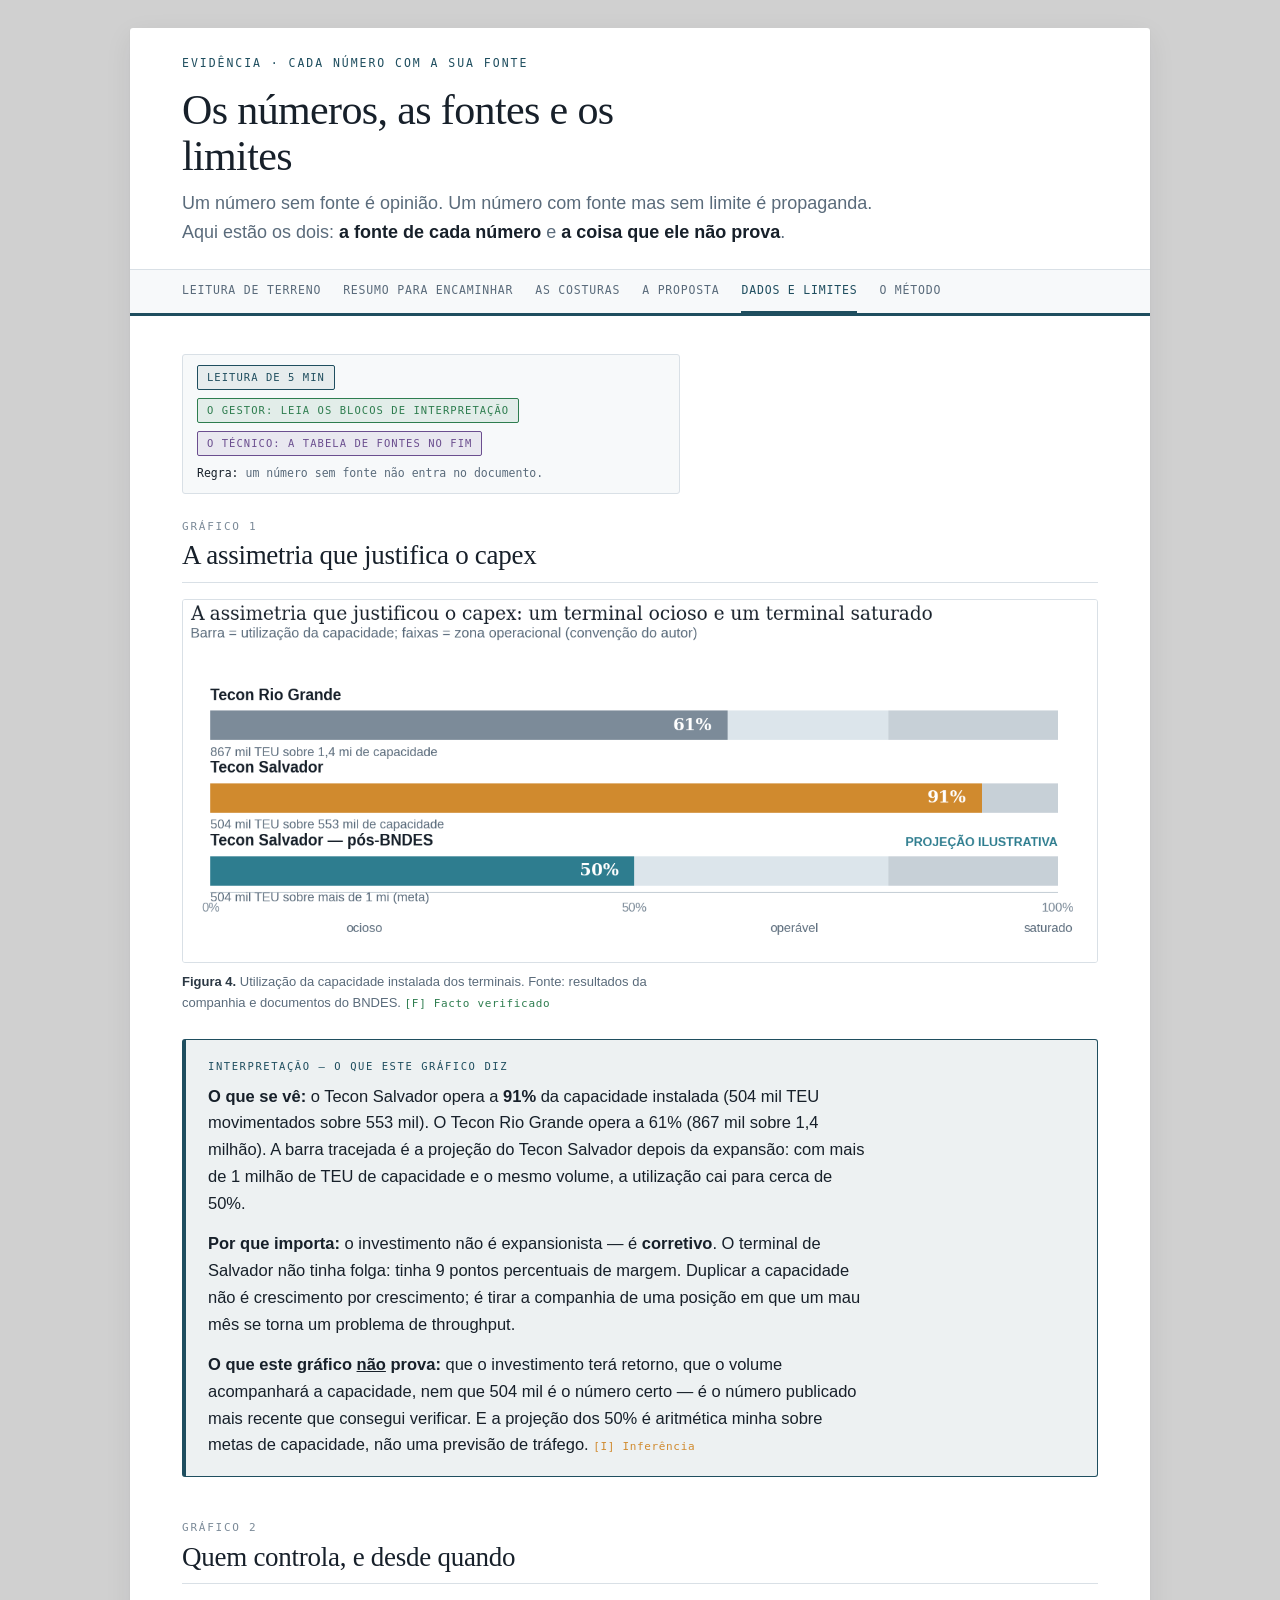
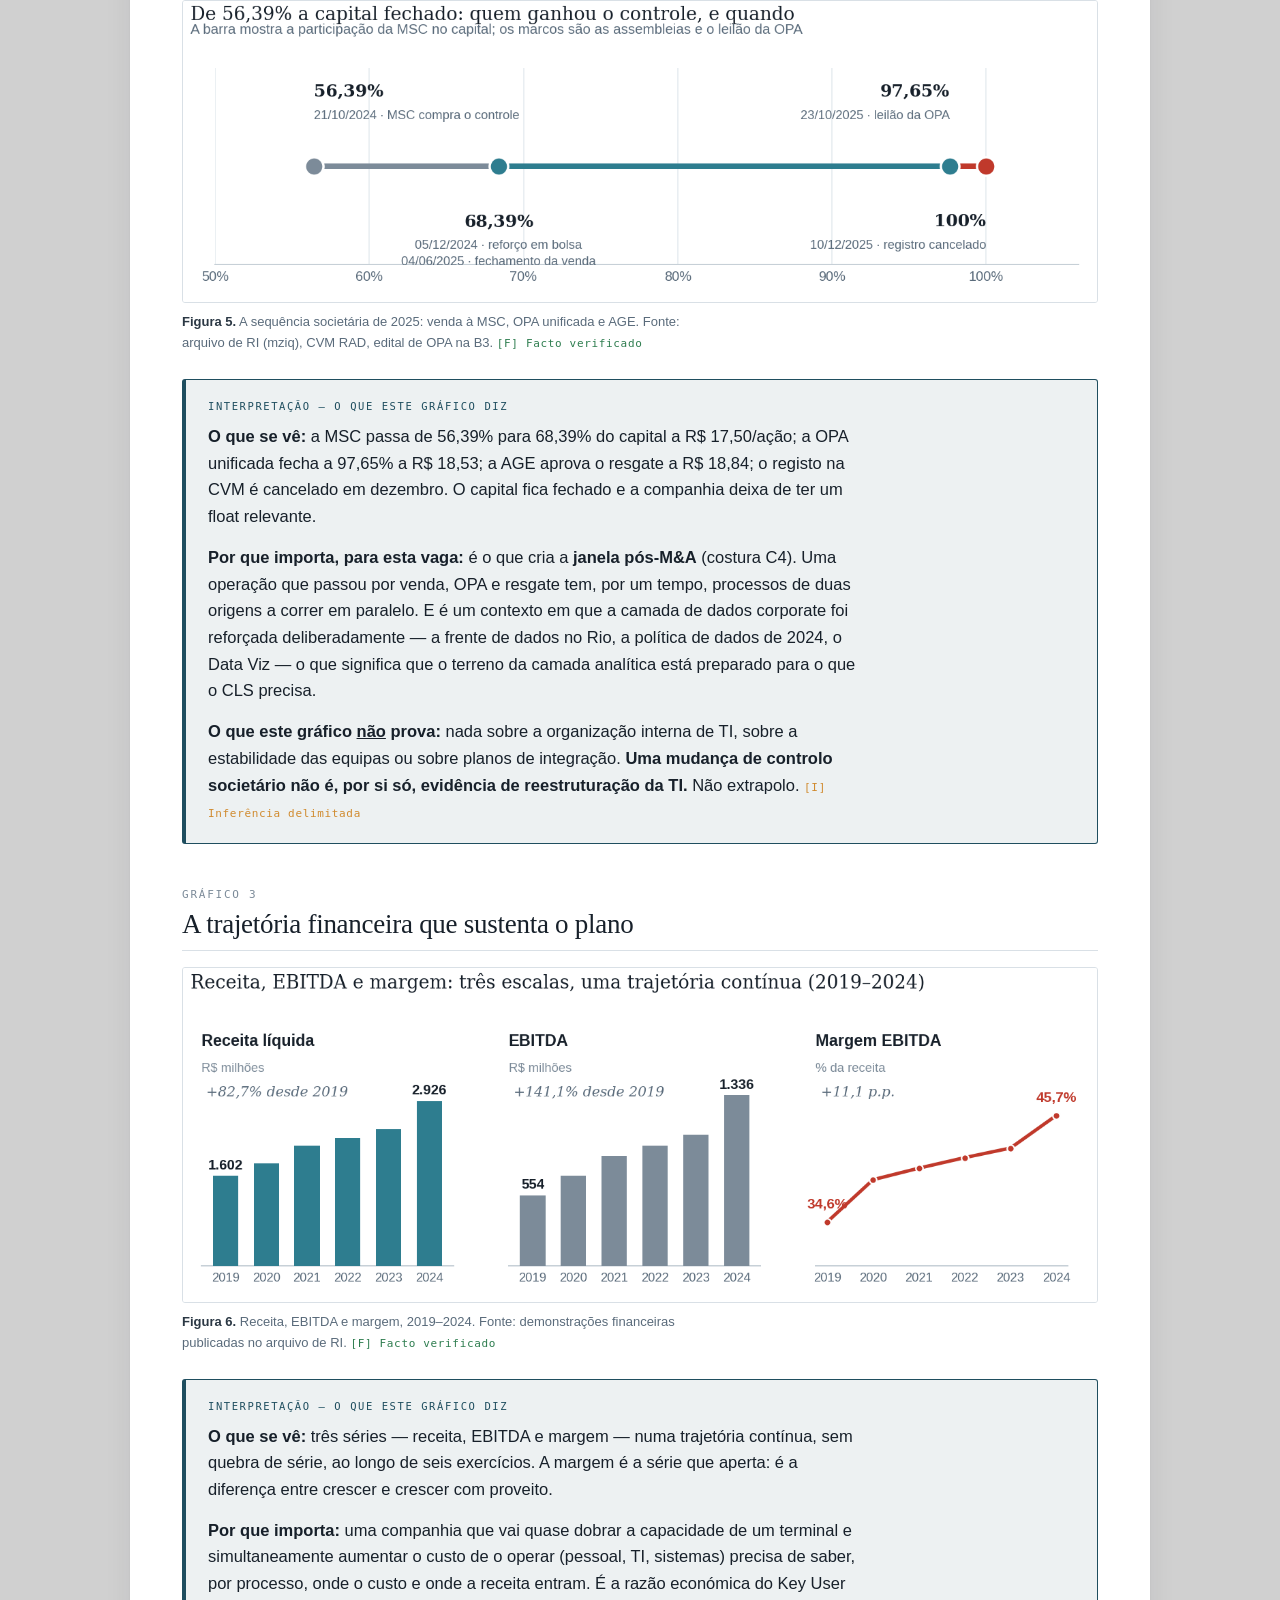
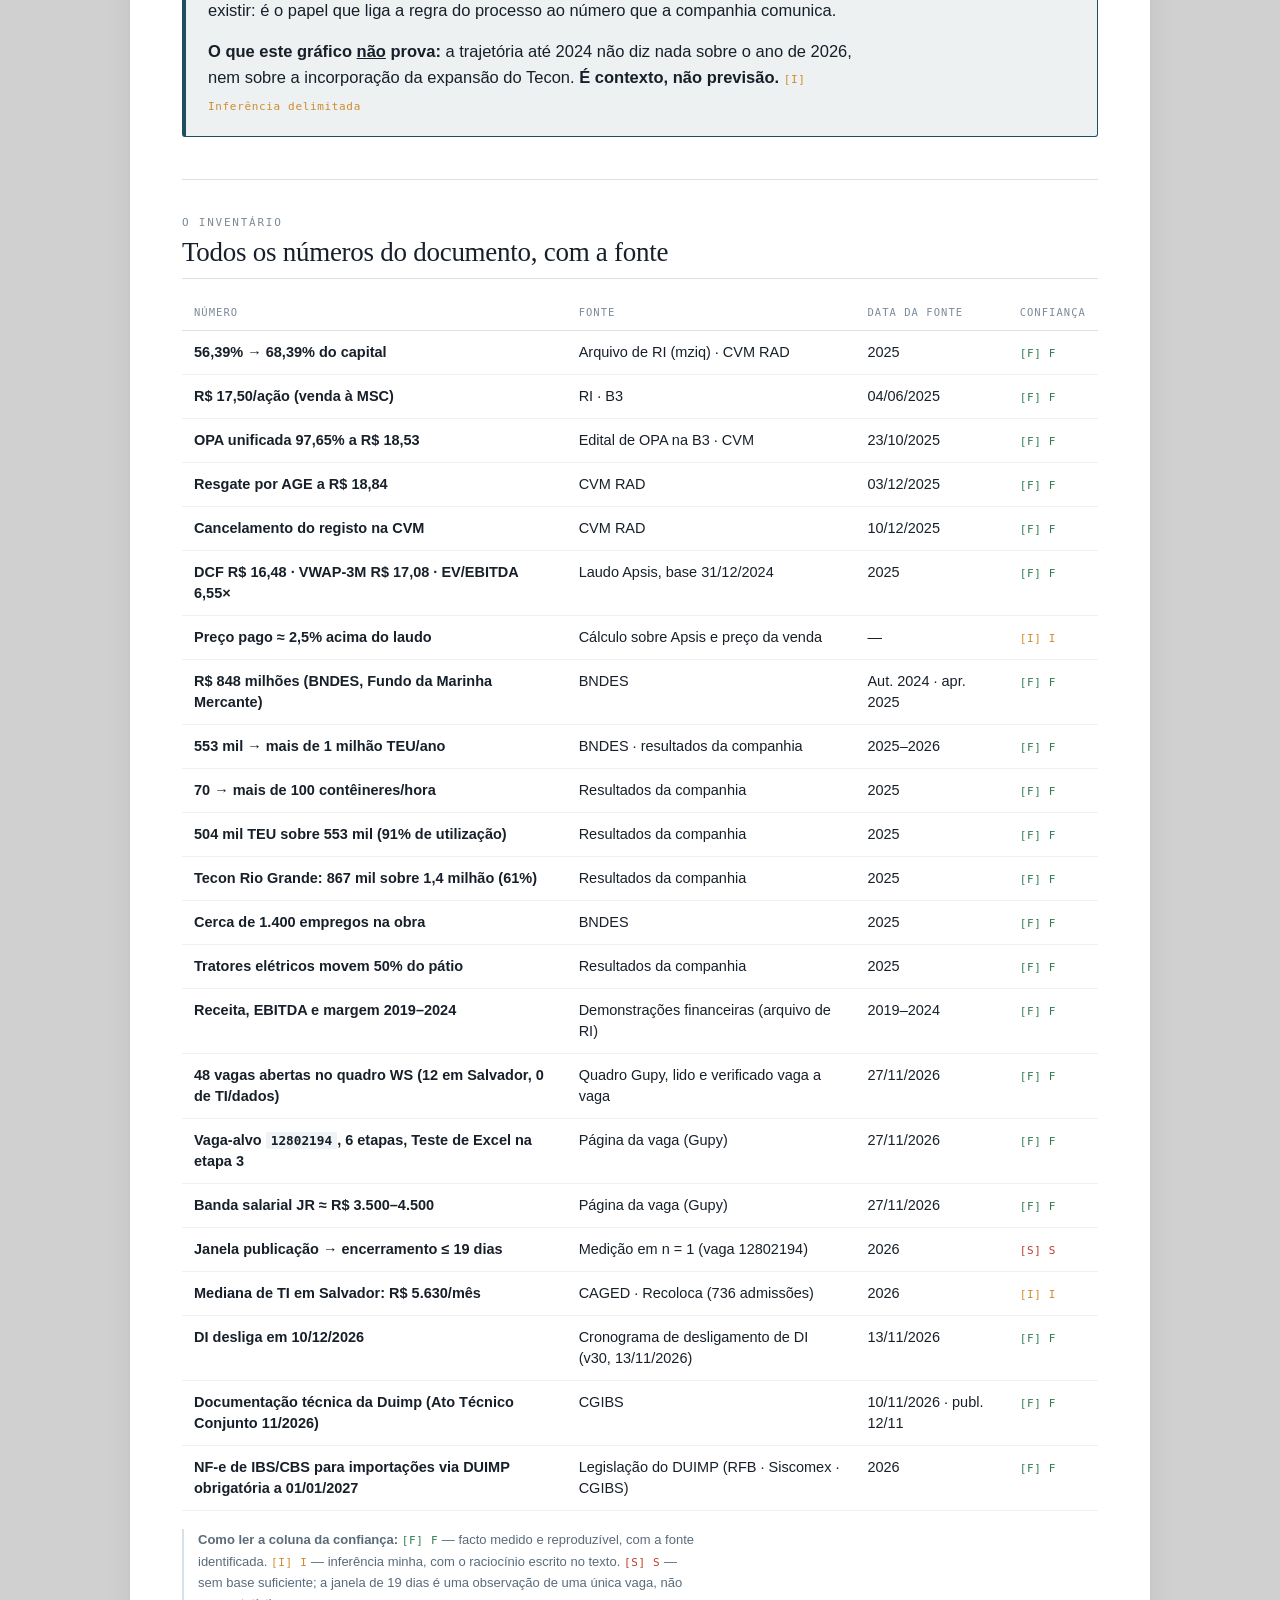
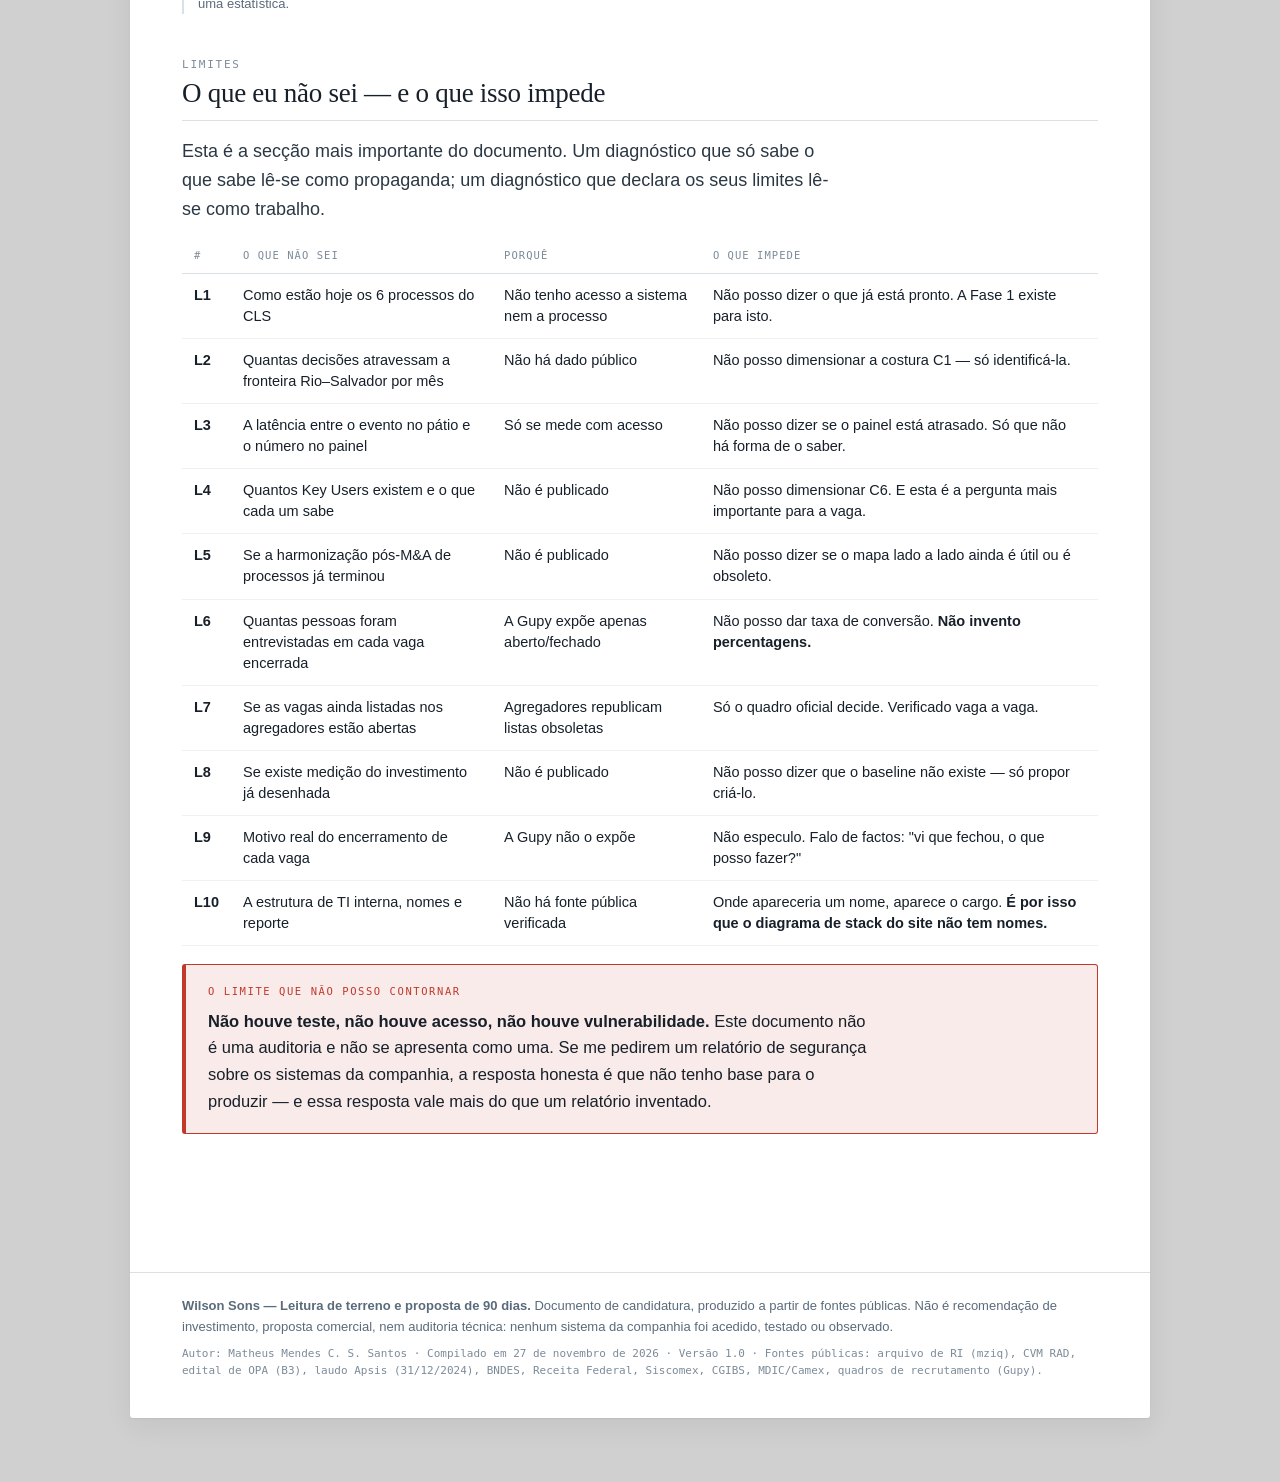
<file: evidencia.html>
<!DOCTYPE html>
<html lang="pt-BR">
<head>
<meta charset="utf-8">
<meta name="viewport" content="width=device-width, initial-scale=1">
<meta name="color-scheme" content="light dark">
<meta name="description" content="Cada número deste documento com a sua fonte e o seu marcador de evidência, os gráficos com a sua interpretação, e a lista explícita do que não sei.">
<title>Dados e limites — Wilson Sons · Leitura de terreno</title>
<link rel="stylesheet" href="assets/style.css">
</head>
<body class="">
<div class="shell">
<header class="masthead">
  <p class="eyebrow">Evidência · cada número com a sua fonte</p>
  <h1>Os números, as fontes e os limites</h1>
  <p class="lede">Um número sem fonte é opinião. Um número com fonte mas sem limite é propaganda. Aqui estão os dois: <b>a fonte de cada número</b> e <b>a coisa que ele não prova</b>.</p>
  <nav class="toc">
    <a href="index.html">Leitura de terreno</a>
    <a href="para-encaminhar.html">Resumo para encaminhar</a>
    <a href="diagnostico.html">As costuras</a>
    <a href="plano.html">A proposta</a>
    <a href="evidencia.html" aria-current="page">Dados e limites</a>
    <a href="metodo.html">O método</a>
  </nav>
</header>
<main>
<p class="readbar">
  <span class="chip rh">Leitura de 5 min</span>
  <span class="chip g">O gestor: leia os blocos de interpretação</span>
  <span class="chip t">O técnico: a tabela de fontes no fim</span>
  <span><b>Regra:</b> um número sem fonte não entra no documento.</span>
</p>

<section>
  <p class="section-kicker">Gráfico 1</p>
  <h2>A assimetria que justifica o capex</h2>

  <figure class="figure">
    <img class="fig-light" src="assets/img/fig-1-9.light.png" alt="Gráfico de bullet: utilização da capacidade dos terminais — Tecon Rio Grande 61%, Tecon Salvador 91%, Salvador pós-BNDES 50%">
    <img class="fig-dark" src="assets/img/fig-1-9.black.png" alt="Gráfico de bullet: utilização da capacidade dos terminais (tema escuro)">
    <figcaption><b>Figura 4.</b> Utilização da capacidade instalada dos terminais. Fonte: resultados da
    companhia e documentos do BNDES. <span class="marker f">Facto verificado</span></figcaption>
  </figure>

  <div class="callout">
    <p class="lbl">Interpretação — o que este gráfico diz</p>
    <p><b>O que se vê:</b> o Tecon Salvador opera a <b>91%</b> da capacidade instalada (504 mil TEU
    movimentados sobre 553 mil). O Tecon Rio Grande opera a 61% (867 mil sobre 1,4 milhão). A barra
    tracejada é a projeção do Tecon Salvador depois da expansão: com mais de 1 milhão de TEU de
    capacidade e o mesmo volume, a utilização cai para cerca de 50%.</p>
    <p><b>Por que importa:</b> o investimento não é expansionista — é <b>corretivo</b>. O terminal de
    Salvador não tinha folga: tinha 9 pontos percentuais de margem. Duplicar a capacidade não é
    crescimento por crescimento; é tirar a companhia de uma posição em que um mau mês se torna um
    problema de throughput.</p>
    <p><b>O que este gráfico <u>não</u> prova:</b> que o investimento terá retorno, que o volume
    acompanhará a capacidade, nem que 504 mil é o número certo — é o número publicado mais recente que
    consegui verificar. E a projeção dos 50% é aritmética minha sobre metas de capacidade, não uma
    previsão de tráfego. <span class="marker i">Inferência</span></p>
  </div>
</section>

<section>
  <p class="section-kicker">Gráfico 2</p>
  <h2>Quem controla, e desde quando</h2>

  <figure class="figure">
    <img class="fig-light" src="assets/img/fig-1-3.light.png" alt="Linha de Ownership: de 56,39% a capital fechado, com MSC, SAS, OPA e AGE">
    <img class="fig-dark" src="assets/img/fig-1-3.black.png" alt="Linha de ownership (tema escuro)">
    <figcaption><b>Figura 5.</b> A sequência societária de 2025: venda à MSC, OPA unificada e AGE.
    Fonte: arquivo de RI (mziq), CVM RAD, edital de OPA na B3. <span class="marker f">Facto verificado</span></figcaption>
  </figure>

  <div class="callout">
    <p class="lbl">Interpretação — o que este gráfico diz</p>
    <p><b>O que se vê:</b> a MSC passa de 56,39% para 68,39% do capital a R$ 17,50/ação; a OPA unificada
    fecha a 97,65% a R$ 18,53; a AGE aprova o resgate a R$ 18,84; o registo na CVM é cancelado em
    dezembro. O capital fica fechado e a companhia deixa de ter um float relevante.</p>
    <p><b>Por que importa, para esta vaga:</b> é o que cria a <b>janela pós-M&amp;A</b> (costura C4).
    Uma operação que passou por venda, OPA e resgate tem, por um tempo, processos de duas origens a
    correr em paralelo. E é um contexto em que a camada de dados corporate foi reforçada
    deliberadamente — a frente de dados no Rio, a política de dados de 2024, o Data Viz — o que
    significa que o terreno da camada analítica está preparado para o que o CLS precisa.</p>
    <p><b>O que este gráfico <u>não</u> prova:</b> nada sobre a organização interna de TI, sobre a
    estabilidade das equipas ou sobre planos de integração. <b>Uma mudança de controlo societário
    não é, por si só, evidência de reestruturação da TI.</b> Não extrapolo. <span class="marker i">Inferência delimitada</span></p>
  </div>
</section>

<section>
  <p class="section-kicker">Gráfico 3</p>
  <h2>A trajetória financeira que sustenta o plano</h2>

  <figure class="figure">
    <img class="fig-light" src="assets/img/fig-1-1.light.png" alt="Receita, EBITDA e margem de 2019 a 2024">
    <img class="fig-dark" src="assets/img/fig-1-1.black.png" alt="Receita, EBITDA e margem de 2019 a 2024 (tema escuro)">
    <figcaption><b>Figura 6.</b> Receita, EBITDA e margem, 2019–2024. Fonte: demonstrações financeiras
    publicadas no arquivo de RI. <span class="marker f">Facto verificado</span></figcaption>
  </figure>

  <div class="callout">
    <p class="lbl">Interpretação — o que este gráfico diz</p>
    <p><b>O que se vê:</b> três séries — receita, EBITDA e margem — numa trajetória contínua, sem
    quebra de série, ao longo de seis exercícios. A margem é a série que aperta: é a diferença entre
    crescer e crescer com proveito.</p>
    <p><b>Por que importa:</b> uma companhia que vai quase dobrar a capacidade de um terminal e
    simultaneamente aumentar o custo de o operar (pessoal, TI, sistemas) precisa de saber, por
    processo, onde o custo e onde a receita entram. É a razão económica do Key User existir: é o
    papel que liga a regra do processo ao número que a companhia comunica.</p>
    <p><b>O que este gráfico <u>não</u> prova:</b> a trajetória até 2024 não diz nada sobre o ano de
    2026, nem sobre a incorporação da expansão do Tecon. <b>É contexto, não previsão.</b>
    <span class="marker i">Inferência delimitada</span></p>
  </div>
</section>

<hr>

<section>
  <p class="section-kicker">O inventário</p>
  <h2>Todos os números do documento, com a fonte</h2>

  <div class="tablewrap">
  <table>
    <thead><tr><th>Número</th><th>Fonte</th><th>Data da fonte</th><th>Confiança</th></tr></thead>
    <tbody>
      <tr><td>56,39% → 68,39% do capital</td><td>Arquivo de RI (mziq) · CVM RAD</td><td>2025</td><td><span class="marker f">F</span></td></tr>
      <tr><td>R$ 17,50/ação (venda à MSC)</td><td>RI · B3</td><td>04/06/2025</td><td><span class="marker f">F</span></td></tr>
      <tr><td>OPA unificada 97,65% a R$ 18,53</td><td>Edital de OPA na B3 · CVM</td><td>23/10/2025</td><td><span class="marker f">F</span></td></tr>
      <tr><td>Resgate por AGE a R$ 18,84</td><td>CVM RAD</td><td>03/12/2025</td><td><span class="marker f">F</span></td></tr>
      <tr><td>Cancelamento do registo na CVM</td><td>CVM RAD</td><td>10/12/2025</td><td><span class="marker f">F</span></td></tr>
      <tr><td>DCF R$ 16,48 · VWAP-3M R$ 17,08 · EV/EBITDA 6,55×</td><td>Laudo Apsis, base 31/12/2024</td><td>2025</td><td><span class="marker f">F</span></td></tr>
      <tr><td>Preço pago ≈ 2,5% acima do laudo</td><td>Cálculo sobre Apsis e preço da venda</td><td>—</td><td><span class="marker i">I</span></td></tr>
      <tr><td>R$ 848 milhões (BNDES, Fundo da Marinha Mercante)</td><td>BNDES</td><td>Aut. 2024 · apr. 2025</td><td><span class="marker f">F</span></td></tr>
      <tr><td>553 mil → mais de 1 milhão TEU/ano</td><td>BNDES · resultados da companhia</td><td>2025–2026</td><td><span class="marker f">F</span></td></tr>
      <tr><td>70 → mais de 100 contêineres/hora</td><td>Resultados da companhia</td><td>2025</td><td><span class="marker f">F</span></td></tr>
      <tr><td>504 mil TEU sobre 553 mil (91% de utilização)</td><td>Resultados da companhia</td><td>2025</td><td><span class="marker f">F</span></td></tr>
      <tr><td>Tecon Rio Grande: 867 mil sobre 1,4 milhão (61%)</td><td>Resultados da companhia</td><td>2025</td><td><span class="marker f">F</span></td></tr>
      <tr><td>Cerca de 1.400 empregos na obra</td><td>BNDES</td><td>2025</td><td><span class="marker f">F</span></td></tr>
      <tr><td>Tratores elétricos movem 50% do pátio</td><td>Resultados da companhia</td><td>2025</td><td><span class="marker f">F</span></td></tr>
      <tr><td>Receita, EBITDA e margem 2019–2024</td><td>Demonstrações financeiras (arquivo de RI)</td><td>2019–2024</td><td><span class="marker f">F</span></td></tr>
      <tr><td>48 vagas abertas no quadro WS (12 em Salvador, 0 de TI/dados)</td><td>Quadro Gupy, lido e verificado vaga a vaga</td><td>27/11/2026</td><td><span class="marker f">F</span></td></tr>
      <tr><td>Vaga-alvo <code>12802194</code>, 6 etapas, Teste de Excel na etapa 3</td><td>Página da vaga (Gupy)</td><td>27/11/2026</td><td><span class="marker f">F</span></td></tr>
      <tr><td>Banda salarial JR ≈ R$ 3.500–4.500</td><td>Página da vaga (Gupy)</td><td>27/11/2026</td><td><span class="marker f">F</span></td></tr>
      <tr><td>Janela publicação → encerramento ≤ 19 dias</td><td>Medição em n = 1 (vaga 12802194)</td><td>2026</td><td><span class="marker s">S</span></td></tr>
      <tr><td>Mediana de TI em Salvador: R$ 5.630/mês</td><td>CAGED · Recoloca (736 admissões)</td><td>2026</td><td><span class="marker i">I</span></td></tr>
      <tr><td>DI desliga em 10/12/2026</td><td>Cronograma de desligamento de DI (v30, 13/11/2026)</td><td>13/11/2026</td><td><span class="marker f">F</span></td></tr>
      <tr><td>Documentação técnica da Duimp (Ato Técnico Conjunto 11/2026)</td><td>CGIBS</td><td>10/11/2026 · publ. 12/11</td><td><span class="marker f">F</span></td></tr>
      <tr><td>NF-e de IBS/CBS para importações via DUIMP obrigatória a 01/01/2027</td><td>Legislação do DUIMP (RFB · Siscomex · CGIBS)</td><td>2026</td><td><span class="marker f">F</span></td></tr>
    </tbody>
  </table>
  </div>

  <p class="footnote"><b>Como ler a coluna da confiança:</b> <span class="marker f">F</span> — facto
  medido e reproduzível, com a fonte identificada. <span class="marker i">I</span> — inferência minha,
  com o raciocínio escrito no texto. <span class="marker s">S</span> — sem base suficiente; a janela de
  19 dias é uma observação de uma única vaga, não uma estatística.</p>
</section>

<section>
  <p class="section-kicker">Limites</p>
  <h2>O que eu não sei — e o que isso impede</h2>

  <p class="lead">Esta é a secção mais importante do documento. Um diagnóstico que só sabe o que sabe
  lê-se como propaganda; um diagnóstico que declara os seus limites lê-se como trabalho.</p>

  <div class="tablewrap">
  <table>
    <thead><tr><th>#</th><th>O que não sei</th><th>Porquê</th><th>O que impede</th></tr></thead>
    <tbody>
      <tr><td>L1</td><td>Como estão hoje os 6 processos do CLS</td><td>Não tenho acesso a sistema
      nem a processo</td><td>Não posso dizer o que já está pronto. A Fase 1 existe para isto.</td></tr>
      <tr><td>L2</td><td>Quantas decisões atravessam a fronteira Rio–Salvador por mês</td><td>Não há
      dado público</td><td>Não posso dimensionar a costura C1 — só identificá-la.</td></tr>
      <tr><td>L3</td><td>A latência entre o evento no pátio e o número no painel</td><td>Só se mede
      com acesso</td><td>Não posso dizer se o painel está atrasado. Só que não há forma de o saber.</td></tr>

      <tr><td>L4</td><td>Quantos Key Users existem e o que cada um sabe</td><td>Não é publicado</td>
      <td>Não posso dimensionar C6. E esta é a pergunta mais importante para a vaga.</td></tr>
      <tr><td>L5</td><td>Se a harmonização pós-M&amp;A de processos já terminou</td><td>Não é
      publicado</td><td>Não posso dizer se o mapa lado a lado ainda é útil ou é obsoleto.</td></tr>
      <tr><td>L6</td><td>Quantas pessoas foram entrevistadas em cada vaga encerrada</td><td>A Gupy
      expõe apenas aberto/fechado</td><td>Não posso dar taxa de conversão. <b>Não invento
      percentagens.</b></td></tr>
      <tr><td>L7</td><td>Se as vagas ainda listadas nos agregadores estão abertas</td><td>Agregadores
      republicam listas obsoletas</td><td>Só o quadro oficial decide. Verificado vaga a vaga.</td></tr>
      <tr><td>L8</td><td>Se existe medição do investimento já desenhada</td><td>Não é publicado</td>
      <td>Não posso dizer que o baseline não existe — só propor criá-lo.</td></tr>
      <tr><td>L9</td><td>Motivo real do encerramento de cada vaga</td><td>A Gupy não o expõe</td>
      <td>Não especulo. Falo de factos: "vi que fechou, o que posso fazer?"</td></tr>
      <tr><td>L10</td><td>A estrutura de TI interna, nomes e reporte</td><td>Não há fonte pública
      verificada</td><td>Onde apareceria um nome, aparece o cargo. <b>É por isso que o diagrama de
      stack do site não tem nomes.</b></td></tr>
    </tbody>
  </table>
  </div>

  <div class="callout coral">
    <p class="lbl">O limite que não posso contornar</p>
    <p><b>Não houve teste, não houve acesso, não houve vulnerabilidade.</b> Este documento não é uma
    auditoria e não se apresenta como uma. Se me pedirem um relatório de segurança sobre os sistemas da
    companhia, a resposta honesta é que não tenho base para o produzir — e essa resposta vale mais do
    que um relatório inventado.</p>
  </div>
</section>
</main>
<footer class="site">
  <p><strong>Wilson Sons — Leitura de terreno e proposta de 90 dias.</strong> Documento de candidatura,
  produzido a partir de fontes públicas. Não é recomendação de investimento, proposta comercial, nem
  auditoria técnica: nenhum sistema da companhia foi acedido, testado ou observado.</p>
  <p class="meta">Autor: Matheus Mendes C. S. Santos · Compilado em 27 de novembro de 2026 · Versão 1.0 ·
  Fontes públicas: arquivo de RI (mziq), CVM RAD, edital de OPA (B3), laudo Apsis (31/12/2024),
  BNDES, Receita Federal, Siscomex, CGIBS, MDIC/Camex, quadros de recrutamento (Gupy).</p>
</footer>
</div>
</body>
</html>
</file>
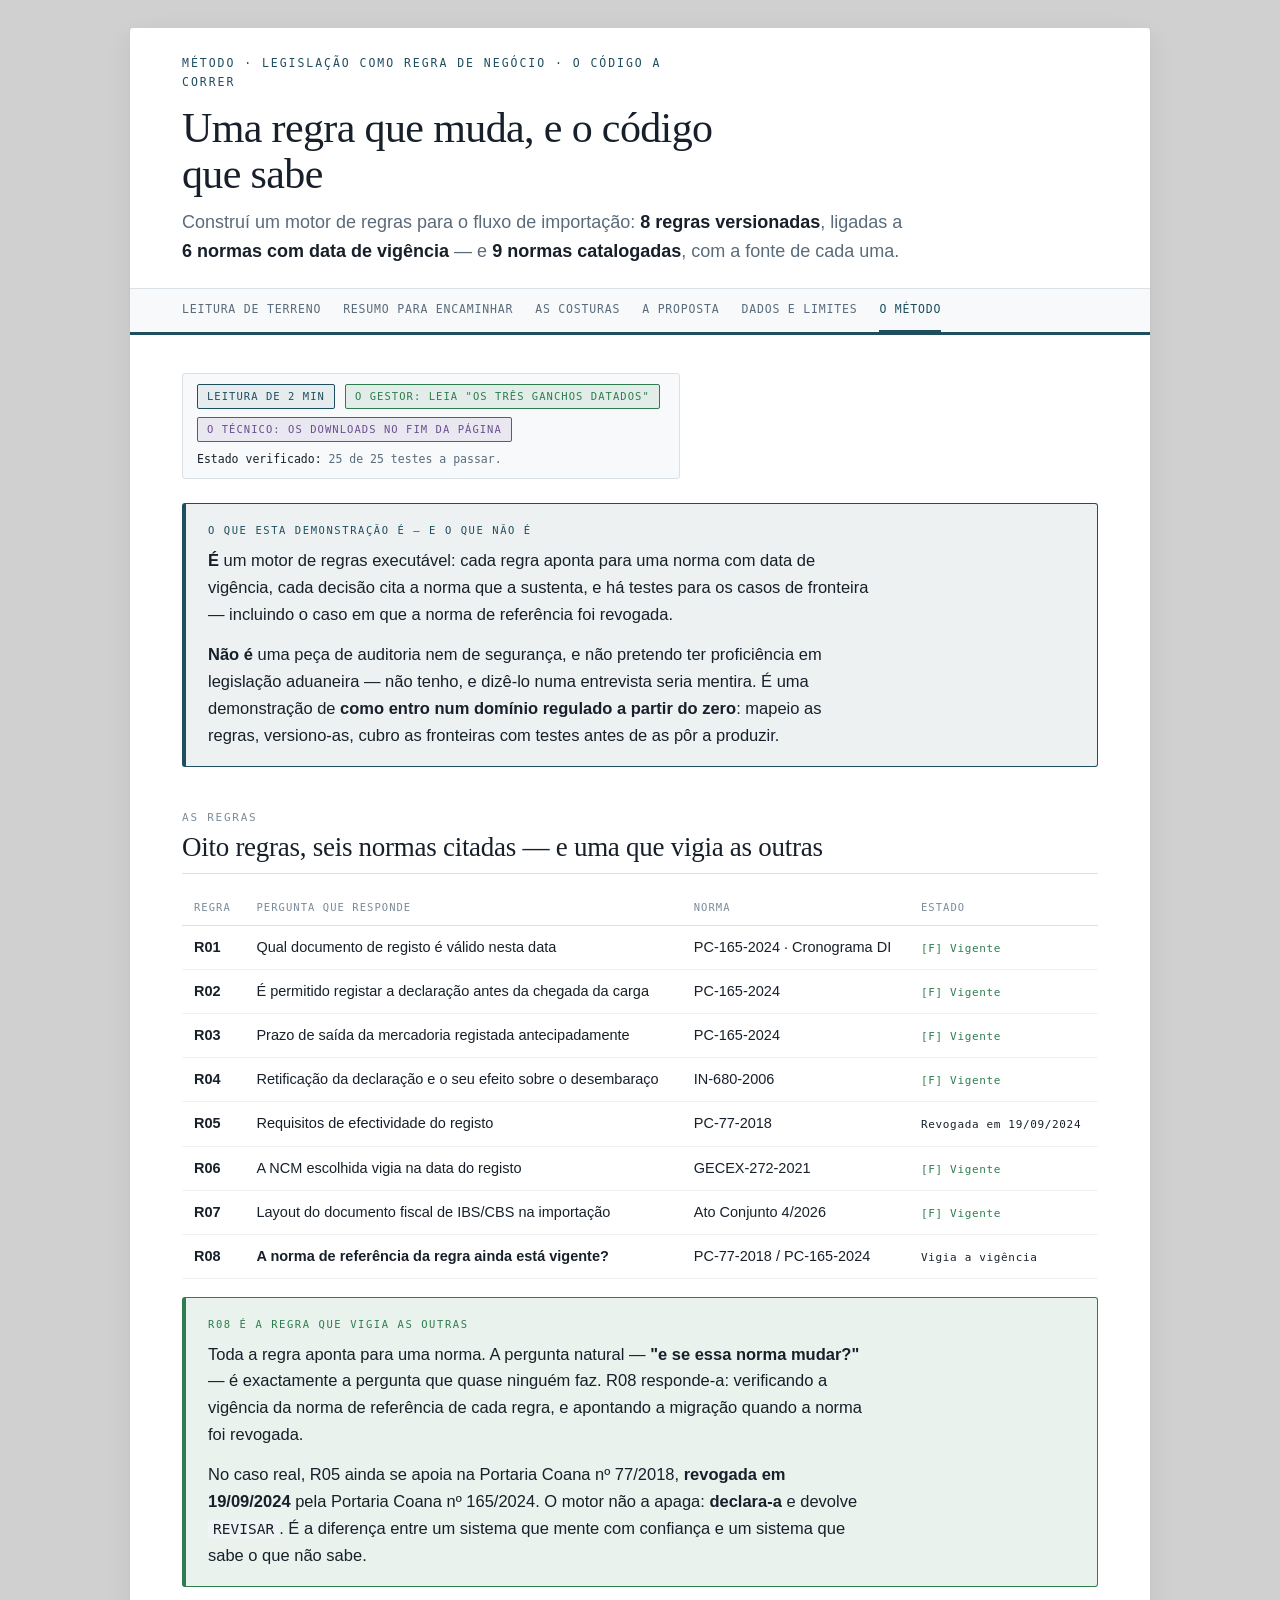
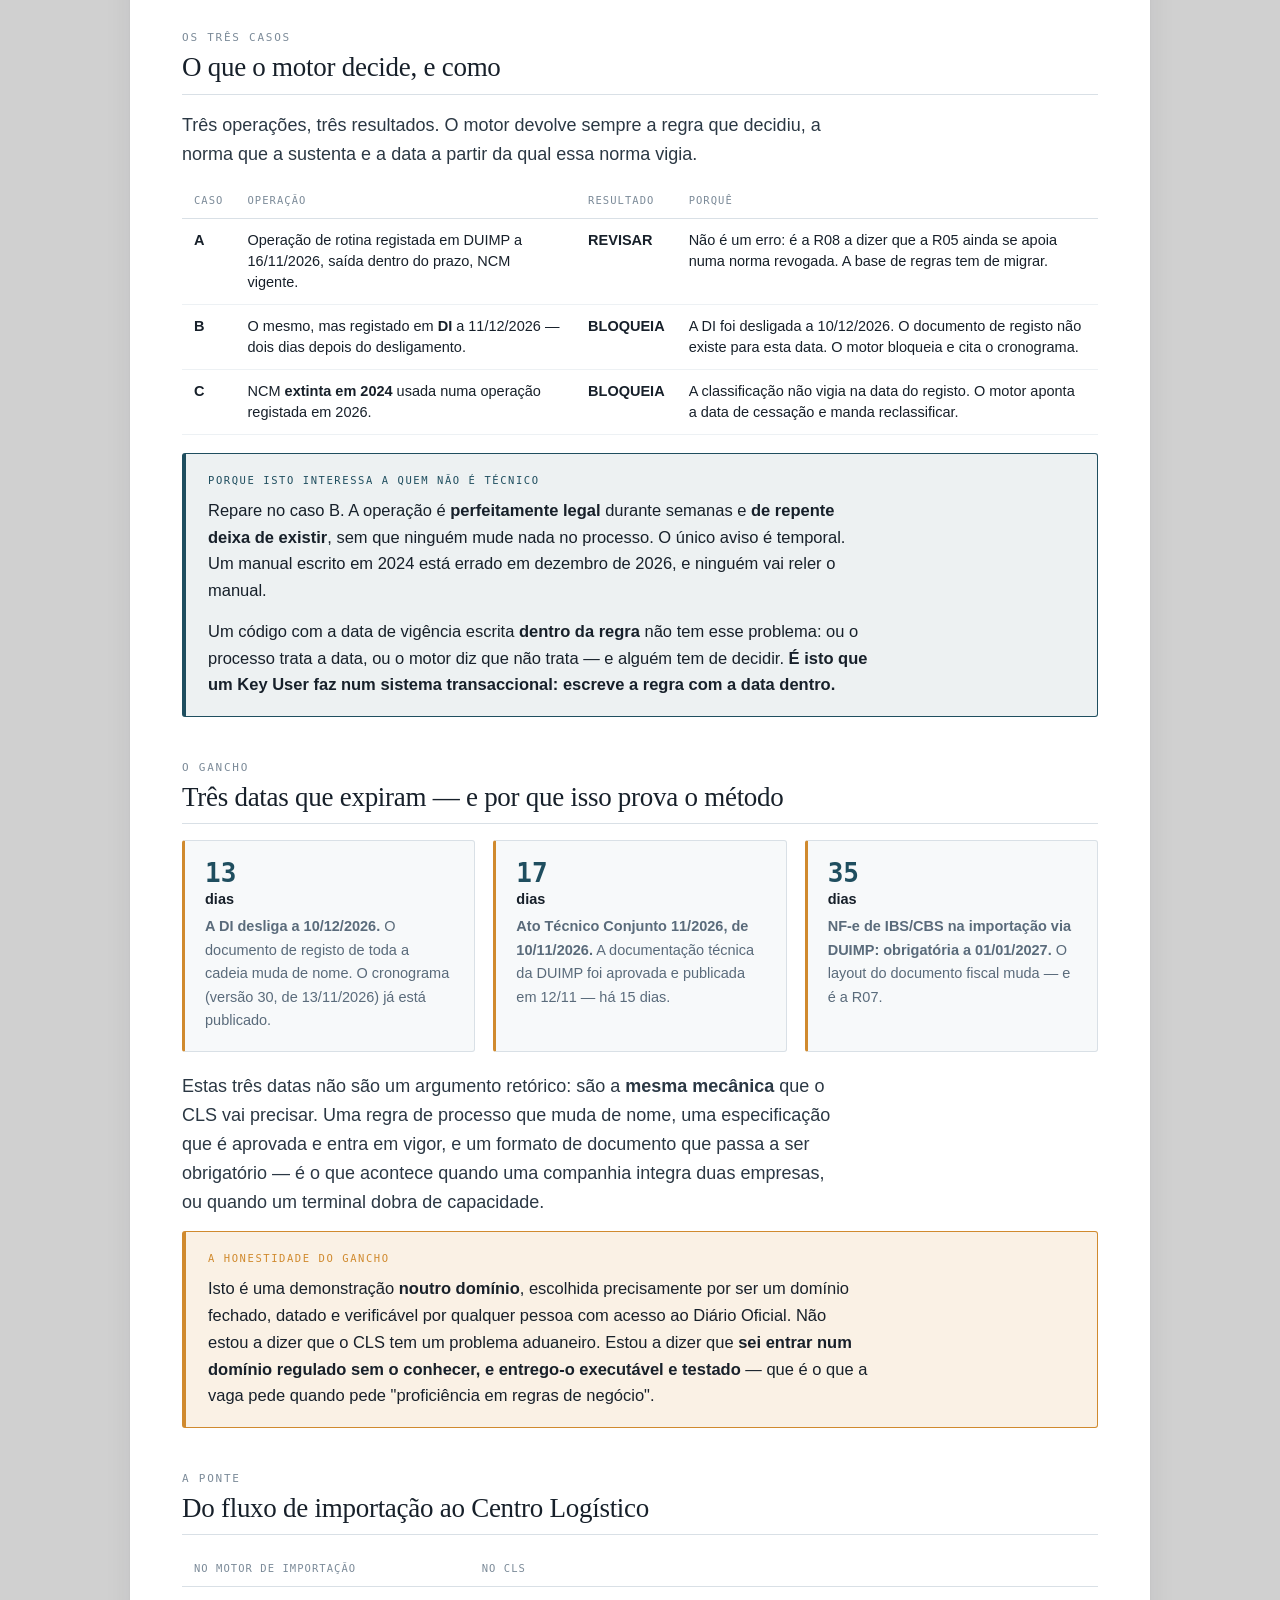
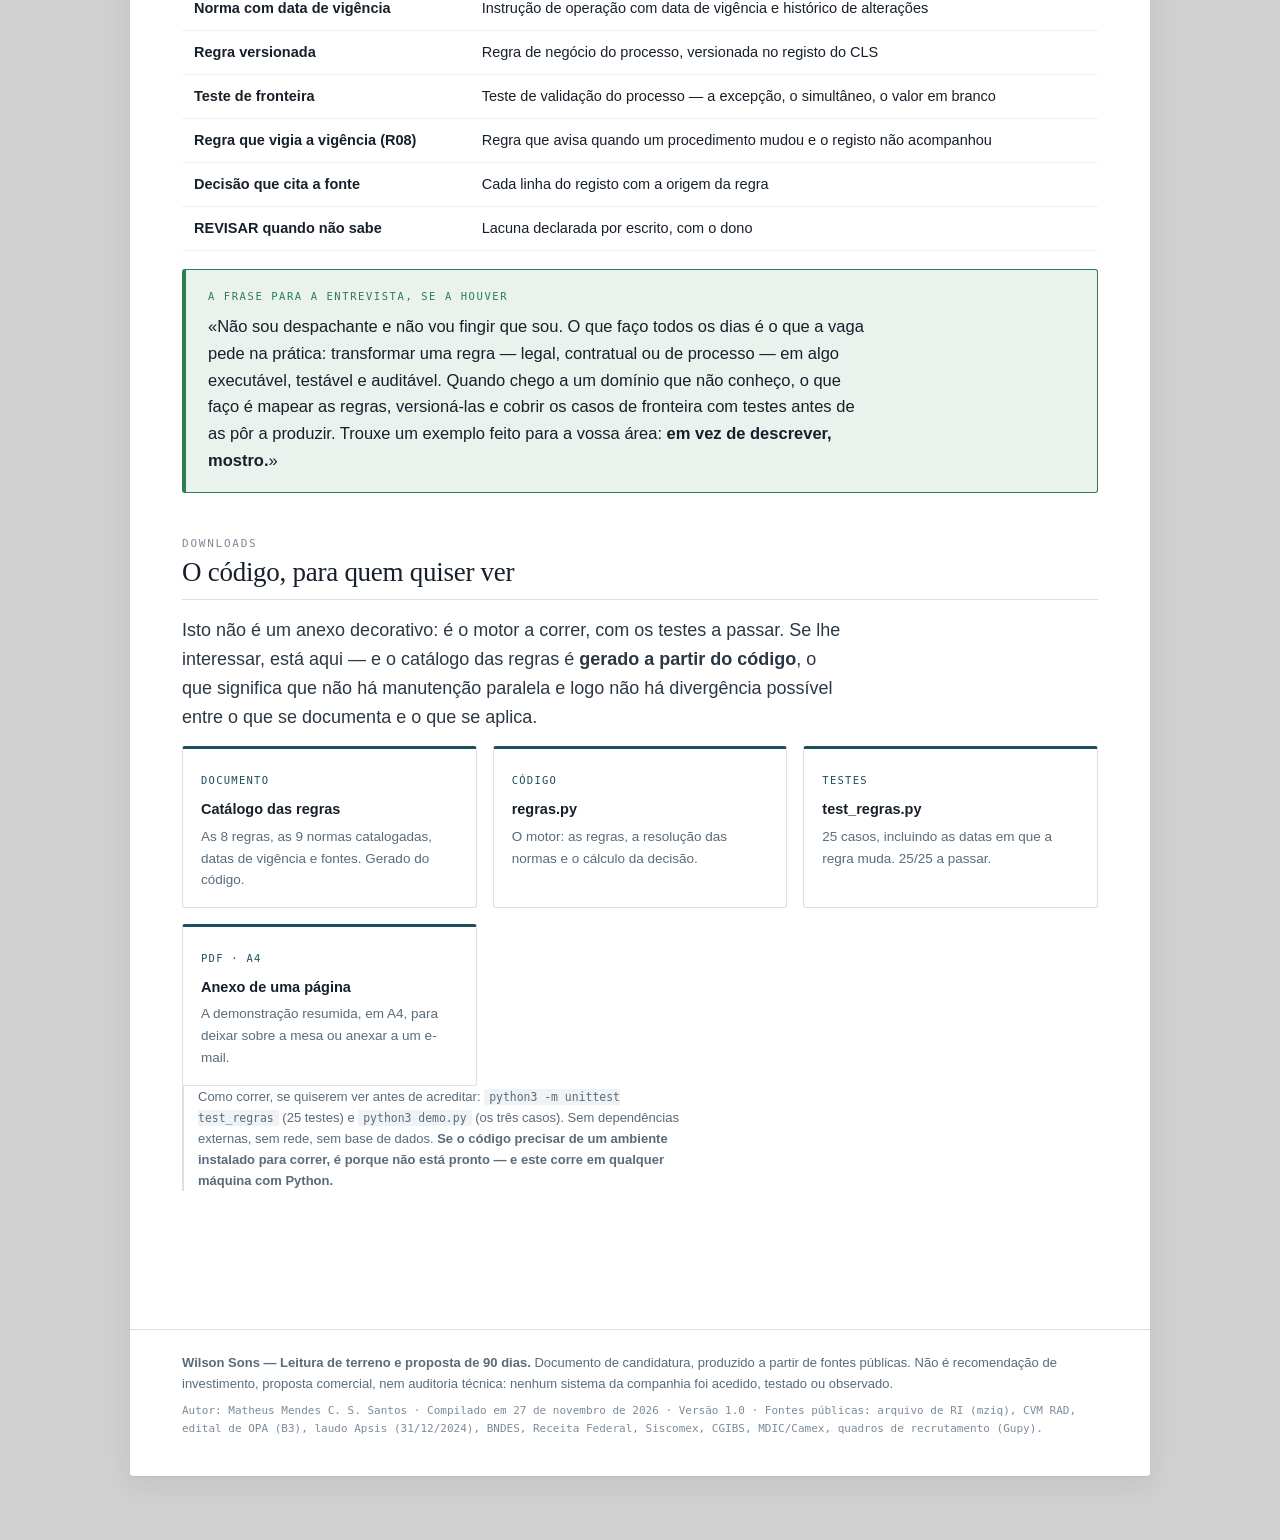
<file: metodo.html>
<!DOCTYPE html>
<html lang="pt-BR">
<head>
<meta charset="utf-8">
<meta name="viewport" content="width=device-width, initial-scale=1">
<meta name="color-scheme" content="light dark">
<meta name="description" content="A demonstração técnica que acompanha a candidatura: um motor de regras executável com 8 regras versionadas ligadas a 6 normas (de 9 catalogadas), 25 testes e três casos de fronteira.">
<title>O método — Wilson Sons · Leitura de terreno</title>
<link rel="stylesheet" href="assets/style.css">
</head>
<body class="">
<div class="shell">
<header class="masthead">
  <p class="eyebrow">Método · legislação como regra de negócio · o código a correr</p>
  <h1>Uma regra que muda, e o código que sabe</h1>
  <p class="lede">Construí um motor de regras para o fluxo de importação: <b>8 regras versionadas</b>, ligadas a <b>6 normas com data de vigência</b> — e <b>9 normas catalogadas</b>, com a fonte de cada uma.</p>
  <nav class="toc">
    <a href="index.html">Leitura de terreno</a>
    <a href="para-encaminhar.html">Resumo para encaminhar</a>
    <a href="diagnostico.html">As costuras</a>
    <a href="plano.html">A proposta</a>
    <a href="evidencia.html">Dados e limites</a>
    <a href="metodo.html" aria-current="page">O método</a>
  </nav>
</header>
<main>
<p class="readbar">
  <span class="chip rh">Leitura de 2 min</span>
  <span class="chip g">O gestor: leia "os três ganchos datados"</span>
  <span class="chip t">O técnico: os downloads no fim da página</span>
  <span><b>Estado verificado:</b> 25 de 25 testes a passar.</span>
</p>

<section>
  <div class="callout">
    <p class="lbl">O que esta demonstração é — e o que não é</p>
    <p><b>É</b> um motor de regras executável: cada regra aponta para uma norma com data de vigência,
    cada decisão cita a norma que a sustenta, e há testes para os casos de fronteira — incluindo o caso
    em que a norma de referência foi revogada.</p>
    <p><b>Não é</b> uma peça de auditoria nem de segurança, e não pretendo ter proficiência em legislação
    aduaneira — não tenho, e dizê-lo numa entrevista seria mentira. É uma demonstração de <b>como entro
    num domínio regulado a partir do zero</b>: mapeio as regras, versiono-as, cubro as fronteiras com
    testes antes de as pôr a produzir.</p>
  </div>
</section>

<section>
  <p class="section-kicker">As regras</p>
  <h2>Oito regras, seis normas citadas — e uma que vigia as outras</h2>

  <div class="tablewrap">
  <table>
    <thead><tr><th>Regra</th><th>Pergunta que responde</th><th>Norma</th><th>Estado</th></tr></thead>
    <tbody>
      <tr><td><b>R01</b></td><td>Qual documento de registo é válido nesta data</td>
      <td>PC-165-2024 · Cronograma DI</td><td><span class="marker f">Vigente</span></td></tr>
      <tr><td><b>R02</b></td><td>É permitido registar a declaração antes da chegada da carga</td>
      <td>PC-165-2024</td><td><span class="marker f">Vigente</span></td></tr>
      <tr><td><b>R03</b></td><td>Prazo de saída da mercadoria registada antecipadamente</td>
      <td>PC-165-2024</td><td><span class="marker f">Vigente</span></td></tr>
      <tr><td><b>R04</b></td><td>Retificação da declaração e o seu efeito sobre o desembaraço</td>
      <td>IN-680-2006</td><td><span class="marker f">Vigente</span></td></tr>
      <tr><td><b>R05</b></td><td>Requisitos de efectividade do registo</td>
      <td>PC-77-2018</td><td><span class="marker c">Revogada em 19/09/2024</span></td></tr>
      <tr><td><b>R06</b></td><td>A NCM escolhida vigia na data do registo</td>
      <td>GECEX-272-2021</td><td><span class="marker f">Vigente</span></td></tr>
      <tr><td><b>R07</b></td><td>Layout do documento fiscal de IBS/CBS na importação</td>
      <td>Ato Conjunto 4/2026</td><td><span class="marker f">Vigente</span></td></tr>
      <tr><td><b>R08</b></td><td><b>A norma de referência da regra ainda está vigente?</b></td>
      <td>PC-77-2018 / PC-165-2024</td><td><span class="marker a">Vigia a vigência</span></td></tr>
    </tbody>
  </table>
  </div>

  <div class="callout green">
    <p class="lbl">R08 é a regra que vigia as outras</p>
    <p>Toda a regra aponta para uma norma. A pergunta natural — <b>"e se essa norma mudar?"</b> — é
    exactamente a pergunta que quase ninguém faz. R08 responde-a: verificando a vigência da norma de
    referência de cada regra, e apontando a migração quando a norma foi revogada.</p>
    <p>No caso real, R05 ainda se apoia na Portaria Coana nº 77/2018, <b>revogada em 19/09/2024</b> pela
    Portaria Coana nº 165/2024. O motor não a apaga: <b>declara-a</b> e devolve <code>REVISAR</code>.
    É a diferença entre um sistema que mente com confiança e um sistema que sabe o que não sabe.</p>
  </div>
</section>

<section>
  <p class="section-kicker">Os três casos</p>
  <h2>O que o motor decide, e como</h2>

  <p class="lead">Três operações, três resultados. O motor devolve sempre a regra que decidiu, a norma
  que a sustenta e a data a partir da qual essa norma vigia.</p>

  <div class="tablewrap">
  <table>
    <thead><tr><th>Caso</th><th>Operação</th><th>Resultado</th><th>Porquê</th></tr></thead>
    <tbody>
      <tr>
        <td><b>A</b></td>
        <td>Operação de rotina registada em DUIMP a 16/11/2026, saída dentro do prazo, NCM vigente.</td>
        <td><b>REVISAR</b></td>
        <td>Não é um erro: é a R08 a dizer que a R05 ainda se apoia numa norma revogada. A base de
        regras tem de migrar.</td>
      </tr>
      <tr>
        <td><b>B</b></td>
        <td>O mesmo, mas registado em <b>DI</b> a 11/12/2026 — dois dias depois do desligamento.</td>
        <td><b>BLOQUEIA</b></td>
        <td>A DI foi desligada a 10/12/2026. O documento de registo não existe para esta data. O motor
        bloqueia e cita o cronograma.</td>
      </tr>
      <tr>
        <td><b>C</b></td>
        <td>NCM <b>extinta em 2024</b> usada numa operação registada em 2026.</td>
        <td><b>BLOQUEIA</b></td>
        <td>A classificação não vigia na data do registo. O motor aponta a data de cessação e manda
        reclassificar.</td>
      </tr>
    </tbody>
  </table>
  </div>

  <div class="callout">
    <p class="lbl">Porque isto interessa a quem não é técnico</p>
    <p>Repare no caso B. A operação é <b>perfeitamente legal</b> durante semanas e <b>de repente
    deixa de existir</b>, sem que ninguém mude nada no processo. O único aviso é temporal. Um manual
    escrito em 2024 está errado em dezembro de 2026, e ninguém vai reler o manual.</p>
    <p>Um código com a data de vigência escrita <b>dentro da regra</b> não tem esse problema: ou o
    processo trata a data, ou o motor diz que não trata — e alguém tem de decidir. <b>É isto que um
    Key User faz num sistema transaccional: escreve a regra com a data dentro.</b></p>
  </div>
</section>

<section>
  <p class="section-kicker">O gancho</p>
  <h2>Três datas que expiram — e por que isso prova o método</h2>

  <div class="grid3">
    <div class="card amber">
      <div class="num">13</div>
      <h4>dias</h4>
      <p><b>A DI desliga a 10/12/2026.</b> O documento de registo de toda a cadeia muda de nome. O
      cronograma (versão 30, de 13/11/2026) já está publicado.</p>
    </div>
    <div class="card amber">
      <div class="num">17</div>
      <h4>dias</h4>
      <p><b>Ato Técnico Conjunto 11/2026, de 10/11/2026.</b> A documentação técnica da DUIMP foi
      aprovada e publicada em 12/11 — há 15 dias.</p>
    </div>
    <div class="card amber">
      <div class="num">35</div>
      <h4>dias</h4>
      <p><b>NF-e de IBS/CBS na importação via DUIMP: obrigatória a 01/01/2027.</b> O layout do
      documento fiscal muda — e é a R07.</p>
    </div>
  </div>

  <p class="lead" style="margin-top:20px">Estas três datas não são um argumento retórico: são a
  <b>mesma mecânica</b> que o CLS vai precisar. Uma regra de processo que muda de nome, uma
  especificação que é aprovada e entra em vigor, e um formato de documento que passa a ser obrigatório
  — é o que acontece quando uma companhia integra duas empresas, ou quando um terminal dobra de
  capacidade.</p>

  <div class="callout amber">
    <p class="lbl">A honestidade do gancho</p>
    <p>Isto é uma demonstração <b>noutro domínio</b>, escolhida precisamente por ser um domínio
    fechado, datado e verificável por qualquer pessoa com acesso ao Diário Oficial. Não estou a
    dizer que o CLS tem um problema aduaneiro. Estou a dizer que <b>sei entrar num domínio regulado
    sem o conhecer, e entrego-o executável e testado</b> — que é o que a vaga pede quando pede
    "proficiência em regras de negócio".</p>
  </div>
</section>

<section>
  <p class="section-kicker">A ponte</p>
  <h2>Do fluxo de importação ao Centro Logístico</h2>

  <div class="tablewrap">
  <table>
    <thead><tr><th>No motor de importação</th><th>No CLS</th></tr></thead>
    <tbody>
      <tr><td>Norma com data de vigência</td><td>Instrução de operação com data de vigência e
      histórico de alterações</td></tr>
      <tr><td>Regra versionada</td><td>Regra de negócio do processo, versionada no registo do CLS</td></tr>
      <tr><td>Teste de fronteira</td><td>Teste de validação do processo — a excepção, o simultâneo, o
      valor em branco</td></tr>
      <tr><td>Regra que vigia a vigência (R08)</td><td>Regra que avisa quando um procedimento mudou e o
      registo não acompanhou</td></tr>
      <tr><td>Decisão que cita a fonte</td><td>Cada linha do registo com a origem da regra</td></tr>
      <tr><td>REVISAR quando não sabe</td><td>Lacuna declarada por escrito, com o dono</td></tr>
    </tbody>
  </table>
  </div>

  <div class="callout green">
    <p class="lbl">A frase para a entrevista, se a houver</p>
    <p>«Não sou despachante e não vou fingir que sou. O que faço todos os dias é o que a vaga pede na
    prática: transformar uma regra — legal, contratual ou de processo — em algo executável, testável e
    auditável. Quando chego a um domínio que não conheço, o que faço é mapear as regras, versioná-las e
    cobrir os casos de fronteira com testes antes de as pôr a produzir. Trouxe um exemplo feito para a
    vossa área: <b>em vez de descrever, mostro.</b>»</p>
  </div>
</section>

<section>
  <p class="section-kicker">Downloads</p>
  <h2>O código, para quem quiser ver</h2>

  <p class="lead">Isto não é um anexo decorativo: é o motor a correr, com os testes a passar. Se lhe
  interessar, está aqui — e o catálogo das regras é <b>gerado a partir do código</b>, o que significa que
  não há manutenção paralela e logo não há divergência possível entre o que se documenta e o que se
  aplica.</p>

  <div class="nav-cards">
    <a href="assets/catalogo_regras.md"><span class="t">Documento</span>
      <h4>Catálogo das regras</h4>
      <p>As 8 regras, as 9 normas catalogadas, datas de vigência e fontes. Gerado do código.</p></a>
    <a href="assets/regras.py"><span class="t">Código</span>
      <h4>regras.py</h4>
      <p>O motor: as regras, a resolução das normas e o cálculo da decisão.</p></a>
    <a href="assets/test_regras.py"><span class="t">Testes</span>
      <h4>test_regras.py</h4>
      <p>25 casos, incluindo as datas em que a regra muda. 25/25 a passar.</p></a>
    <a href="assets/anexo-legislacao-como-regra-de-negocio.pdf"><span class="t">PDF · A4</span>
      <h4>Anexo de uma página</h4>
      <p>A demonstração resumida, em A4, para deixar sobre a mesa ou anexar a um e-mail.</p></a>
  </div>

  <p class="footnote">Como correr, se quiserem ver antes de acreditar:
  <code>python3 -m unittest test_regras</code> (25 testes) e <code>python3 demo.py</code> (os três
  casos). Sem dependências externas, sem rede, sem base de dados. <b>Se o código precisar de um
  ambiente instalado para correr, é porque não está pronto — e este corre em qualquer máquina com
  Python.</b></p>
</section>
</main>
<footer class="site">
  <p><strong>Wilson Sons — Leitura de terreno e proposta de 90 dias.</strong> Documento de candidatura,
  produzido a partir de fontes públicas. Não é recomendação de investimento, proposta comercial, nem
  auditoria técnica: nenhum sistema da companhia foi acedido, testado ou observado.</p>
  <p class="meta">Autor: Matheus Mendes C. S. Santos · Compilado em 27 de novembro de 2026 · Versão 1.0 ·
  Fontes públicas: arquivo de RI (mziq), CVM RAD, edital de OPA (B3), laudo Apsis (31/12/2024),
  BNDES, Receita Federal, Siscomex, CGIBS, MDIC/Camex, quadros de recrutamento (Gupy).</p>
</footer>
</div>
</body>
</html>
</file>
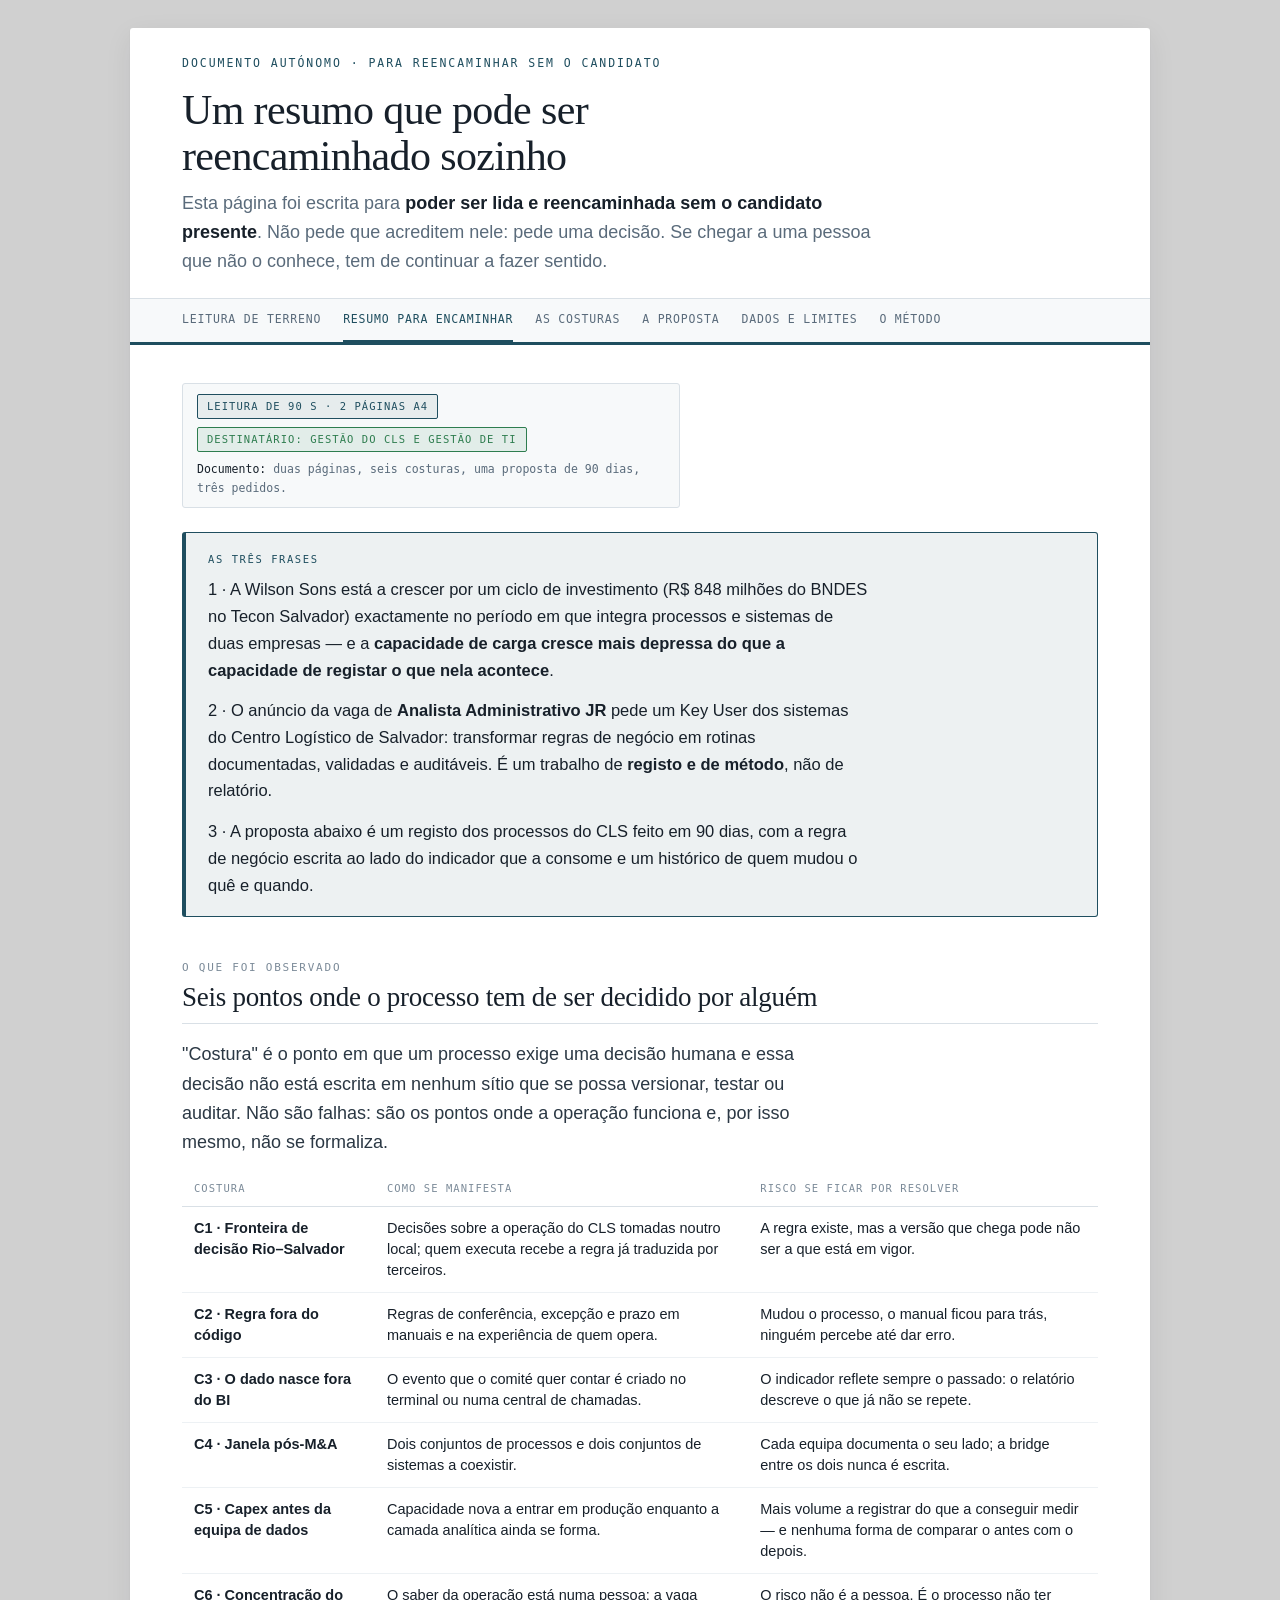
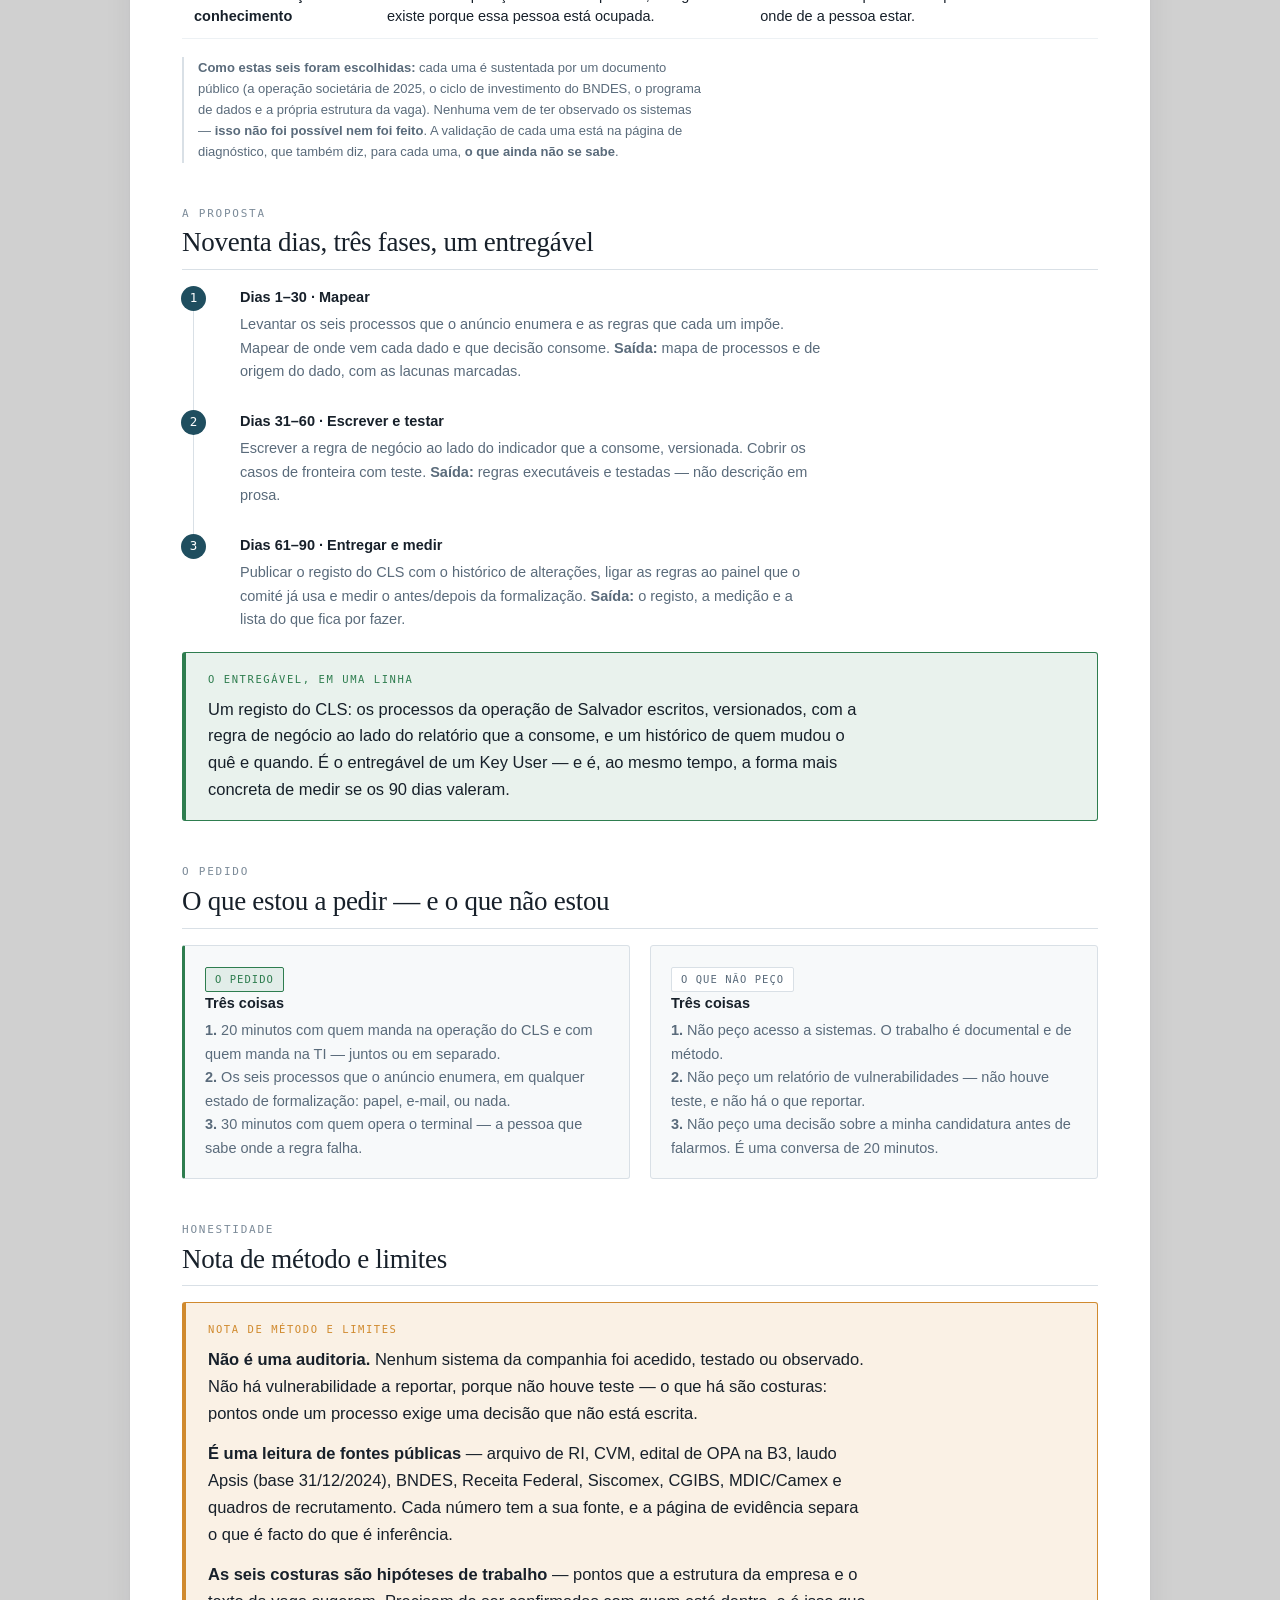
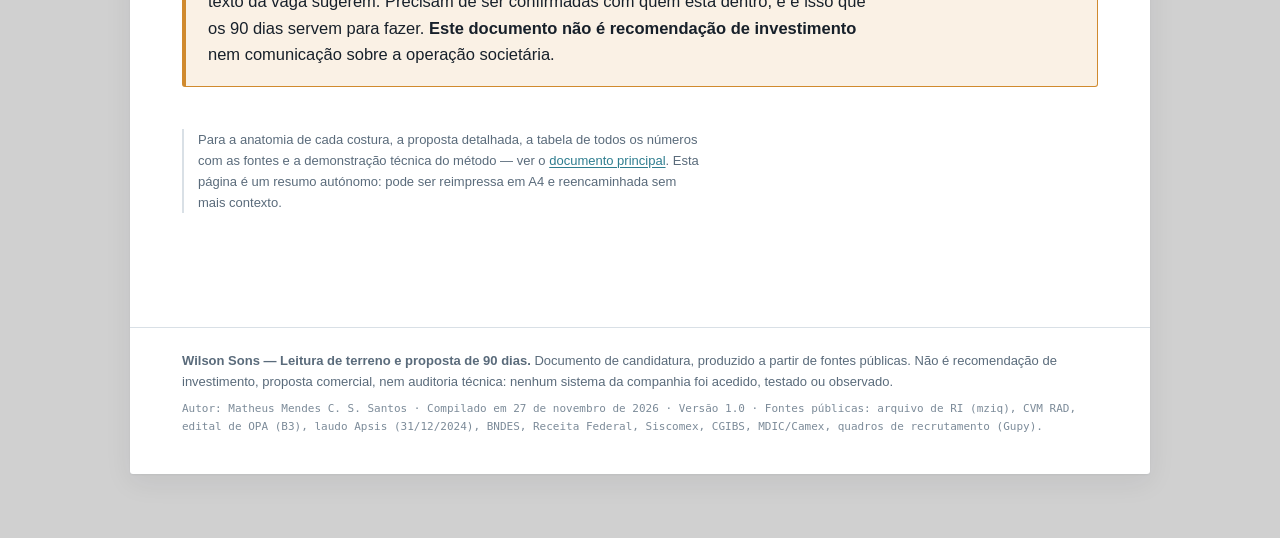
<file: para-encaminhar.html>
<!DOCTYPE html>
<html lang="pt-BR">
<head>
<meta charset="utf-8">
<meta name="viewport" content="width=device-width, initial-scale=1">
<meta name="color-scheme" content="light dark">
<meta name="description" content="Resumo autónomo de duas páginas A4, escrito para o RH poder reencaminhar sem o candidato. Seis costuras de processo e dados, proposta de 90 dias, o que se pede e o que não se sabe.">
<title>Resumo para encaminhar — Wilson Sons · Leitura de terreno</title>
<link rel="stylesheet" href="assets/style.css">
</head>
<body class="compact">
<div class="shell">
<header class="masthead">
  <p class="eyebrow">Documento autónomo · para reencaminhar sem o candidato</p>
  <h1>Um resumo que pode ser reencaminhado sozinho</h1>
  <p class="lede">Esta página foi escrita para <b>poder ser lida e reencaminhada sem o candidato presente</b>. Não pede que acreditem nele: pede uma decisão. Se chegar a uma pessoa que não o conhece, tem de continuar a fazer sentido.</p>
  <nav class="toc">
    <a href="index.html">Leitura de terreno</a>
    <a href="para-encaminhar.html" aria-current="page">Resumo para encaminhar</a>
    <a href="diagnostico.html">As costuras</a>
    <a href="plano.html">A proposta</a>
    <a href="evidencia.html">Dados e limites</a>
    <a href="metodo.html">O método</a>
  </nav>
</header>
<main>
<p class="readbar">
  <span class="chip rh">Leitura de 90 s · 2 páginas A4</span>
  <span class="chip g">Destinatário: gestão do CLS e gestão de TI</span>
  <span><b>Documento:</b> duas páginas, seis costuras, uma proposta de 90 dias, três pedidos.</span>
</p>

<section>
  <div class="callout">
    <p class="lbl">As três frases</p>
    <p>1 · A Wilson Sons está a crescer por um ciclo de investimento (R$ 848 milhões do BNDES no Tecon
    Salvador) exactamente no período em que integra processos e sistemas de duas empresas — e a
    <b>capacidade de carga cresce mais depressa do que a capacidade de registar o que nela acontece</b>.</p>
    <p>2 · O anúncio da vaga de <b>Analista Administrativo JR</b> pede um Key User dos sistemas do
    Centro Logístico de Salvador: transformar regras de negócio em rotinas documentadas, validadas e
    auditáveis. É um trabalho de <b>registo e de método</b>, não de relatório.</p>
    <p>3 · A proposta abaixo é um registo dos processos do CLS feito em 90 dias, com a regra de negócio
    escrita ao lado do indicador que a consome e um histórico de quem mudou o quê e quando.</p>
  </div>
</section>

<section>
  <p class="section-kicker">O que foi observado</p>
  <h2>Seis pontos onde o processo tem de ser decidido por alguém</h2>

  <p class="lead">"Costura" é o ponto em que um processo exige uma decisão humana e essa decisão não
  está escrita em nenhum sítio que se possa versionar, testar ou auditar. Não são falhas: são os pontos
  onde a operação funciona e, por isso mesmo, não se formaliza.</p>

  <div class="tablewrap">
  <table>
    <thead><tr><th>Costura</th><th>Como se manifesta</th><th>Risco se ficar por resolver</th></tr></thead>
    <tbody>
      <tr>
        <td>C1 · Fronteira de decisão Rio–Salvador</td>
        <td>Decisões sobre a operação do CLS tomadas noutro local; quem executa recebe a regra já
        traduzida por terceiros.</td>
        <td>A regra existe, mas a versão que chega pode não ser a que está em vigor.</td>
      </tr>
      <tr>
        <td>C2 · Regra fora do código</td>
        <td>Regras de conferência, excepção e prazo em manuais e na experiência de quem opera.</td>
        <td>Mudou o processo, o manual ficou para trás, ninguém percebe até dar erro.</td>
      </tr>
      <tr>
        <td>C3 · O dado nasce fora do BI</td>
        <td>O evento que o comité quer contar é criado no terminal ou numa central de chamadas.</td>
        <td>O indicador reflete sempre o passado: o relatório descreve o que já não se repete.</td>
      </tr>
      <tr>
        <td>C4 · Janela pós-M&amp;A</td>
        <td>Dois conjuntos de processos e dois conjuntos de sistemas a coexistir.</td>
        <td>Cada equipa documenta o seu lado; a bridge entre os dois nunca é escrita.</td>
      </tr>
      <tr>
        <td>C5 · Capex antes da equipa de dados</td>
        <td>Capacidade nova a entrar em produção enquanto a camada analítica ainda se forma.</td>
        <td>Mais volume a registrar do que a conseguir medir — e nenhuma forma de comparar o antes
        com o depois.</td>
      </tr>
      <tr>
        <td>C6 · Concentração do conhecimento</td>
        <td>O saber da operação está numa pessoa; a vaga existe porque essa pessoa está ocupada.</td>
        <td>O risco não é a pessoa. É o processo não ter onde de a pessoa estar.</td>
      </tr>
    </tbody>
  </table>
  </div>

  <p class="footnote"><b>Como estas seis foram escolhidas:</b> cada uma é sustentada por um documento
  público (a operação societária de 2025, o ciclo de investimento do BNDES, o programa de dados e a
  própria estrutura da vaga). Nenhuma vem de ter observado os sistemas — <b>isso não foi possível nem
  foi feito</b>. A validação de cada uma está na página de diagnóstico, que também diz, para cada uma,
  <b>o que ainda não se sabe</b>.</p>
</section>

<section>
  <p class="section-kicker">A proposta</p>
  <h2>Noventa dias, três fases, um entregável</h2>

  <ol class="steps">
    <li>
      <h4>Dias 1–30 · Mapear</h4>
      <p>Levantar os seis processos que o anúncio enumera e as regras que cada um impõe. Mapear de onde
      vem cada dado e que decisão consome. <b>Saída:</b> mapa de processos e de origem do dado, com as
      lacunas marcadas.</p>
    </li>
    <li>
      <h4>Dias 31–60 · Escrever e testar</h4>
      <p>Escrever a regra de negócio ao lado do indicador que a consome, versionada. Cobrir os casos de
      fronteira com teste. <b>Saída:</b> regras executáveis e testadas — não descrição em prosa.</p>
    </li>
    <li>
      <h4>Dias 61–90 · Entregar e medir</h4>
      <p>Publicar o registo do CLS com o histórico de alterações, ligar as regras ao painel que o comité
      já usa e medir o antes/depois da formalização. <b>Saída:</b> o registo, a medição e a lista do que
      fica por fazer.</p>
    </li>
  </ol>

  <div class="callout green">
    <p class="lbl">O entregável, em uma linha</p>
    <p>Um registo do CLS: os processos da operação de Salvador escritos, versionados, com a regra de
    negócio ao lado do relatório que a consome, e um histórico de quem mudou o quê e quando. É o
    entregável de um Key User — e é, ao mesmo tempo, a forma mais concreta de medir se os 90 dias
    valeram.</p>
  </div>
</section>

<section>
  <p class="section-kicker">O pedido</p>
  <h2>O que estou a pedir — e o que não estou</h2>

  <div class="grid2">
    <div class="card green">
      <span class="chip g">O pedido</span>
      <h4>Três coisas</h4>
      <p><b>1.</b> 20 minutos com quem manda na operação do CLS e com quem manda na TI — juntos ou em
      separado.<br>
      <b>2.</b> Os seis processos que o anúncio enumera, em qualquer estado de formalização: papel,
      e-mail, ou nada.<br>
      <b>3.</b> 30 minutos com quem opera o terminal — a pessoa que sabe onde a regra falha.</p>
    </div>
    <div class="card">
      <span class="chip">O que não peço</span>
      <h4>Três coisas</h4>
      <p><b>1.</b> Não peço acesso a sistemas. O trabalho é documental e de método.<br>
      <b>2.</b> Não peço um relatório de vulnerabilidades — não houve teste, e não há o que reportar.<br>
      <b>3.</b> Não peço uma decisão sobre a minha candidatura antes de falarmos. É uma conversa de 20
      minutos.</p>
    </div>
  </div>
</section>

<section>
  <p class="section-kicker">Honestidade</p>
  <h2>Nota de método e limites</h2>

  <div class="callout amber">
    <p class="lbl">Nota de método e limites</p>
    <p><b>Não é uma auditoria.</b> Nenhum sistema da companhia foi acedido, testado ou observado. Não há
    vulnerabilidade a reportar, porque não houve teste — o que há são costuras: pontos onde um processo
    exige uma decisão que não está escrita.</p>
    <p><b>É uma leitura de fontes públicas</b> — arquivo de RI, CVM, edital de OPA na B3, laudo Apsis
    (base 31/12/2024), BNDES, Receita Federal, Siscomex, CGIBS, MDIC/Camex e quadros de recrutamento.
    Cada número tem a sua fonte, e a página de evidência separa o que é facto do que é inferência.</p>
    <p><b>As seis costuras são hipóteses de trabalho</b> — pontos que a estrutura da empresa e o texto da
    vaga sugerem. Precisam de ser confirmadas com quem está dentro, e é isso que os 90 dias servem para
    fazer. <b>Este documento não é recomendação de investimento</b> nem comunicação sobre a operação
    societária.</p>
  </div>
</section>

<p class="footnote">Para a anatomia de cada costura, a proposta detalhada, a tabela de todos os números com
as fontes e a demonstração técnica do método — ver o <a href="index.html">documento principal</a>. Esta
página é um resumo autónomo: pode ser reimpressa em A4 e reencaminhada sem mais contexto.</p>
</main>
<footer class="site">
  <p><strong>Wilson Sons — Leitura de terreno e proposta de 90 dias.</strong> Documento de candidatura,
  produzido a partir de fontes públicas. Não é recomendação de investimento, proposta comercial, nem
  auditoria técnica: nenhum sistema da companhia foi acedido, testado ou observado.</p>
  <p class="meta">Autor: Matheus Mendes C. S. Santos · Compilado em 27 de novembro de 2026 · Versão 1.0 ·
  Fontes públicas: arquivo de RI (mziq), CVM RAD, edital de OPA (B3), laudo Apsis (31/12/2024),
  BNDES, Receita Federal, Siscomex, CGIBS, MDIC/Camex, quadros de recrutamento (Gupy).</p>
</footer>
</div>
</body>
</html>
</file>
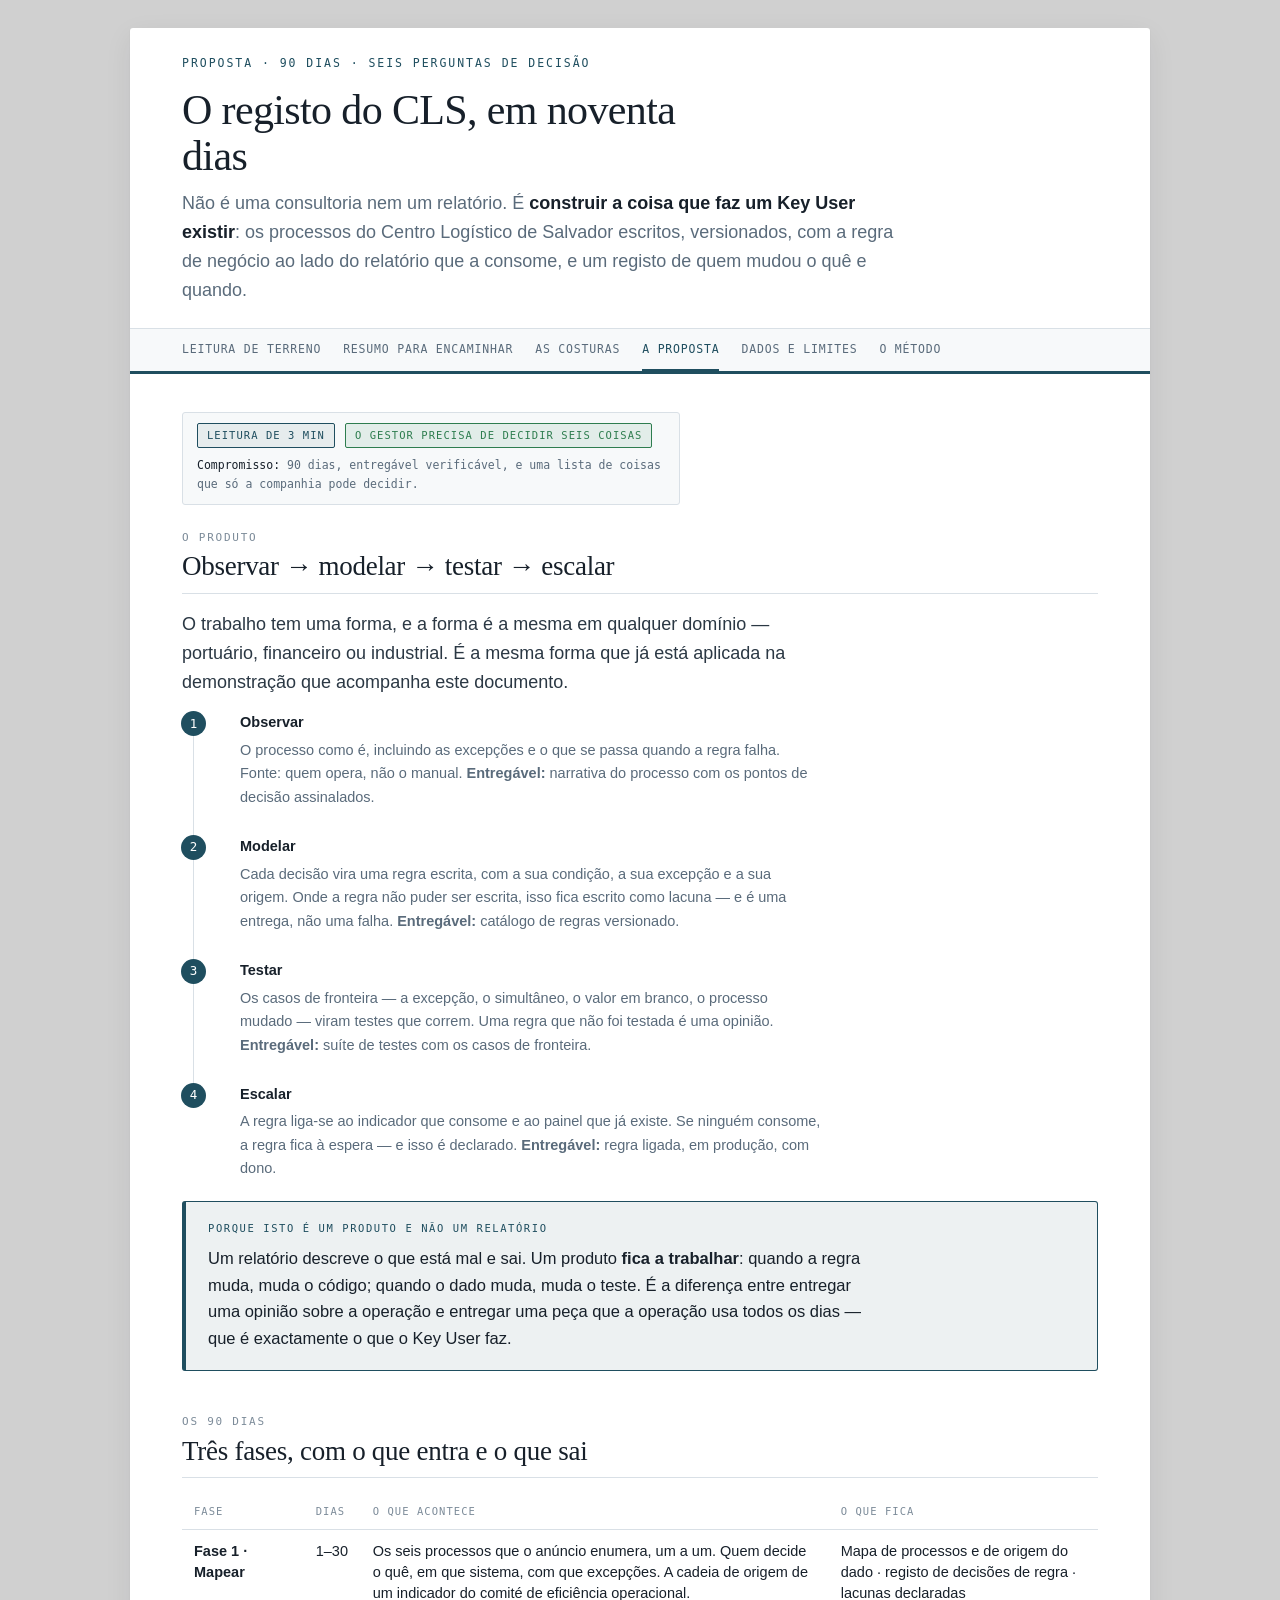
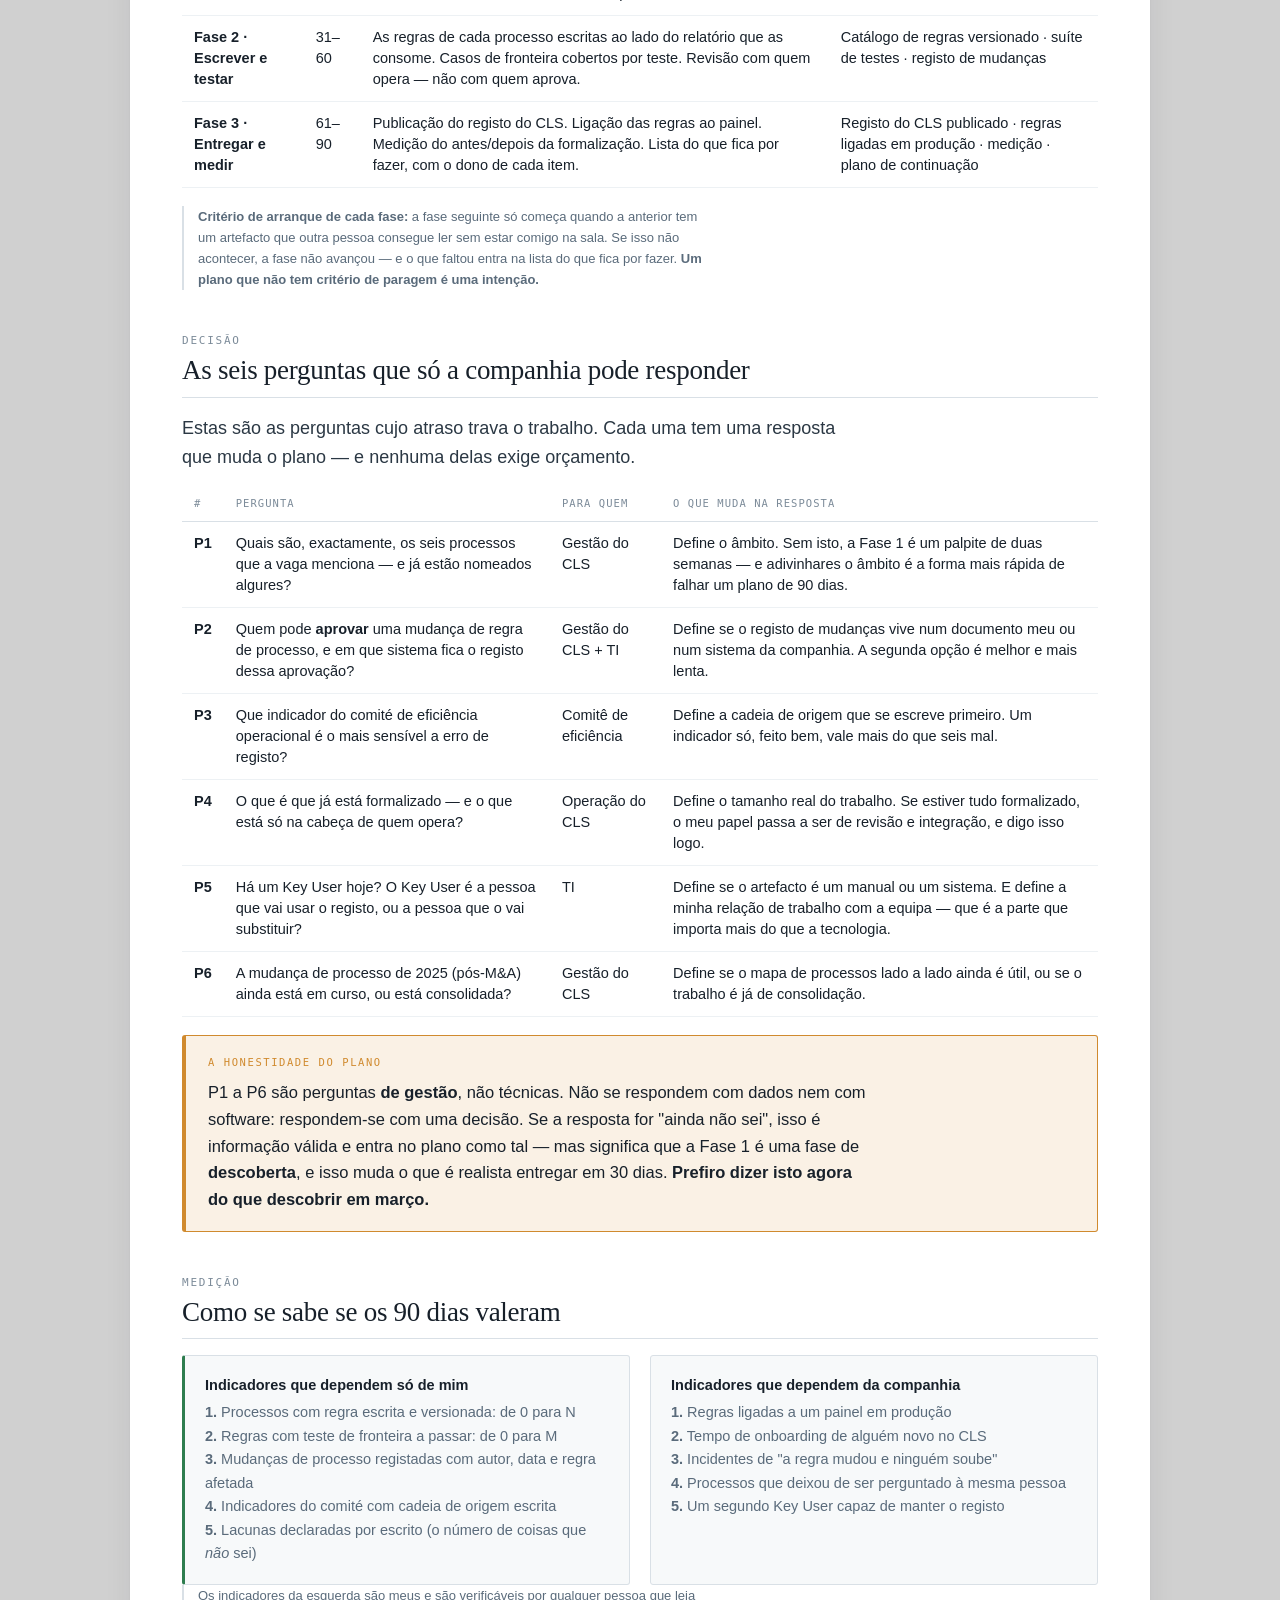
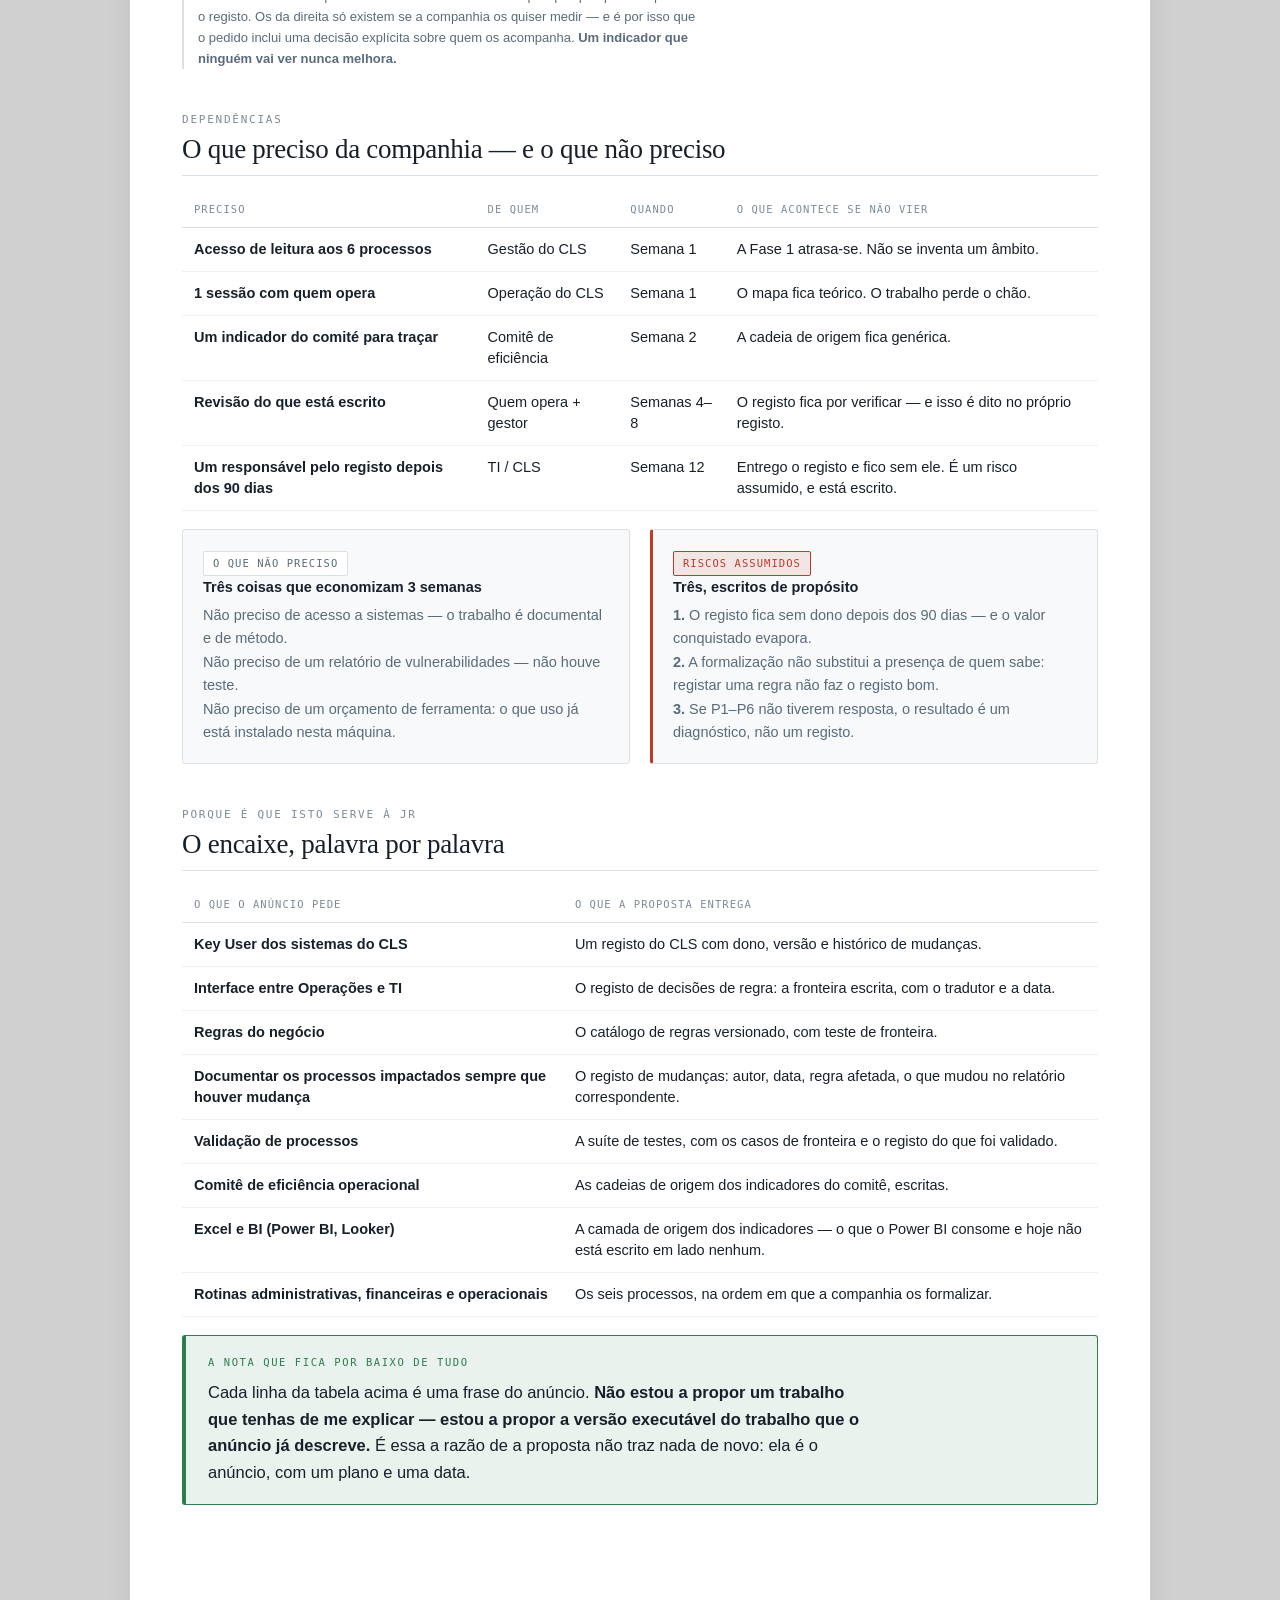
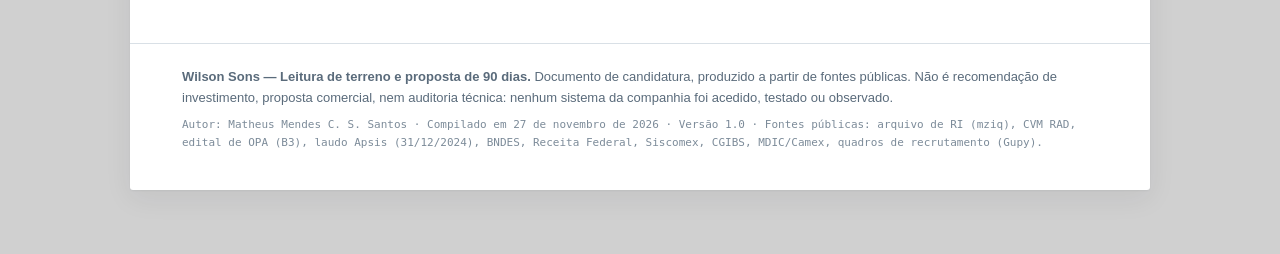
<file: plano.html>
<!DOCTYPE html>
<html lang="pt-BR">
<head>
<meta charset="utf-8">
<meta name="viewport" content="width=device-width, initial-scale=1">
<meta name="color-scheme" content="light dark">
<meta name="description" content="Proposta de 90 dias para o registo dos processos do Centro Logístico de Salvador: o produto, três fases, seis perguntas de decisão, medição, o que precisa da companhia e os riscos.">
<title>A proposta — Wilson Sons · Leitura de terreno</title>
<link rel="stylesheet" href="assets/style.css">
</head>
<body class="">
<div class="shell">
<header class="masthead">
  <p class="eyebrow">Proposta · 90 dias · seis perguntas de decisão</p>
  <h1>O registo do CLS, em noventa dias</h1>
  <p class="lede">Não é uma consultoria nem um relatório. É <b>construir a coisa que faz um Key User existir</b>: os processos do Centro Logístico de Salvador escritos, versionados, com a regra de negócio ao lado do relatório que a consome, e um registo de quem mudou o quê e quando.</p>
  <nav class="toc">
    <a href="index.html">Leitura de terreno</a>
    <a href="para-encaminhar.html">Resumo para encaminhar</a>
    <a href="diagnostico.html">As costuras</a>
    <a href="plano.html" aria-current="page">A proposta</a>
    <a href="evidencia.html">Dados e limites</a>
    <a href="metodo.html">O método</a>
  </nav>
</header>
<main>
<p class="readbar">
  <span class="chip rh">Leitura de 3 min</span>
  <span class="chip g">O gestor precisa de decidir seis coisas</span>
  <span><b>Compromisso:</b> 90 dias, entregável verificável, e uma lista de coisas que só a companhia
  pode decidir.</span>
</p>

<section>
  <p class="section-kicker">O produto</p>
  <h2>Observar → modelar → testar → escalar</h2>

  <p class="lead">O trabalho tem uma forma, e a forma é a mesma em qualquer domínio — portuário,
  financeiro ou industrial. É a mesma forma que já está aplicada na demonstração que acompanha este
  documento.</p>

  <ol class="steps">
    <li>
      <h4>Observar</h4>
      <p>O processo como é, incluindo as excepções e o que se passa quando a regra falha. Fonte: quem
      opera, não o manual. <b>Entregável:</b> narrativa do processo com os pontos de decisão assinalados.</p>
    </li>
    <li>
      <h4>Modelar</h4>
      <p>Cada decisão vira uma regra escrita, com a sua condição, a sua excepção e a sua origem. Onde a
      regra não puder ser escrita, isso fica escrito como lacuna — e é uma entrega, não uma falha.
      <b>Entregável:</b> catálogo de regras versionado.</p>
    </li>
    <li>
      <h4>Testar</h4>
      <p>Os casos de fronteira — a excepção, o simultâneo, o valor em branco, o processo mudado — viram
      testes que correm. Uma regra que não foi testada é uma opinião.
      <b>Entregável:</b> suíte de testes com os casos de fronteira.</p>
    </li>
    <li>
      <h4>Escalar</h4>
      <p>A regra liga-se ao indicador que consome e ao painel que já existe. Se ninguém consome, a
      regra fica à espera — e isso é declarado. <b>Entregável:</b> regra ligada, em produção, com
      dono.</p>
    </li>
  </ol>

  <div class="callout">
    <p class="lbl">Porque isto é um produto e não um relatório</p>
    <p>Um relatório descreve o que está mal e sai. Um produto <b>fica a trabalhar</b>: quando a regra
    muda, muda o código; quando o dado muda, muda o teste. É a diferença entre entregar uma opinião
    sobre a operação e entregar uma peça que a operação usa todos os dias — que é exactamente o que
    o Key User faz.</p>
  </div>
</section>

<section>
  <p class="section-kicker">Os 90 dias</p>
  <h2>Três fases, com o que entra e o que sai</h2>

  <div class="tablewrap">
  <table>
    <thead><tr><th>Fase</th><th>Dias</th><th>O que acontece</th><th>O que fica</th></tr></thead>
    <tbody>
      <tr>
        <td><b>Fase 1 · Mapear</b></td>
        <td>1–30</td>
        <td>Os seis processos que o anúncio enumera, um a um. Quem decide o quê, em que sistema,
        com que excepções. A cadeia de origem de um indicador do comité de eficiência
        operacional.</td>
        <td>Mapa de processos e de origem do dado · registo de decisões de regra · lacunas
        declaradas</td>
      </tr>
      <tr>
        <td><b>Fase 2 · Escrever e testar</b></td>
        <td>31–60</td>
        <td>As regras de cada processo escritas ao lado do relatório que as consome. Casos de
        fronteira cobertos por teste. Revisão com quem opera — não com quem aprova.</td>
        <td>Catálogo de regras versionado · suíte de testes · registo de mudanças</td>
      </tr>
      <tr>
        <td><b>Fase 3 · Entregar e medir</b></td>
        <td>61–90</td>
        <td>Publicação do registo do CLS. Ligação das regras ao painel. Medição do antes/depois da
        formalização. Lista do que fica por fazer, com o dono de cada item.</td>
        <td>Registo do CLS publicado · regras ligadas em produção · medição · plano de continuação</td>
      </tr>
    </tbody>
  </table>
  </div>

  <p class="footnote"><b>Critério de arranque de cada fase:</b> a fase seguinte só começa quando a
  anterior tem um artefacto que outra pessoa consegue ler sem estar comigo na sala. Se isso não
  acontecer, a fase não avançou — e o que faltou entra na lista do que fica por fazer. <b>Um plano que
  não tem critério de paragem é uma intenção.</b></p>
</section>

<section>
  <p class="section-kicker">Decisão</p>
  <h2>As seis perguntas que só a companhia pode responder</h2>

  <p class="lead">Estas são as perguntas cujo atraso trava o trabalho. Cada uma tem uma resposta que
  muda o plano — e nenhuma delas exige orçamento.</p>

  <div class="tablewrap">
  <table>
    <thead><tr><th>#</th><th>Pergunta</th><th>Para quem</th><th>O que muda na resposta</th></tr></thead>
    <tbody>
      <tr>
        <td><b>P1</b></td>
        <td>Quais são, exactamente, os seis processos que a vaga menciona — e já estão nomeados
        algures?</td>
        <td>Gestão do CLS</td>
        <td>Define o âmbito. Sem isto, a Fase 1 é um palpite de duas semanas — e adivinhares o âmbito é a forma
        mais rápida de falhar um plano de 90 dias.</td>
      </tr>
      <tr>
        <td><b>P2</b></td>
        <td>Quem pode <b>aprovar</b> uma mudança de regra de processo, e em que sistema fica o registo
        dessa aprovação?</td>
        <td>Gestão do CLS + TI</td>
        <td>Define se o registo de mudanças vive num documento meu ou num sistema da companhia. A
        segunda opção é melhor e mais lenta.</td>
      </tr>
      <tr>
        <td><b>P3</b></td>
        <td>Que indicador do comité de eficiência operacional é o mais sensível a erro de registo?</td>
        <td>Comitê de eficiência</td>
        <td>Define a cadeia de origem que se escreve primeiro. Um indicador só, feito bem, vale mais
        do que seis mal.</td>
      </tr>
      <tr>
        <td><b>P4</b></td>
        <td>O que é que já está formalizado — e o que está só na cabeça de quem opera?</td>
        <td>Operação do CLS</td>
        <td>Define o tamanho real do trabalho. Se estiver tudo formalizado, o meu papel passa a ser
        de revisão e integração, e digo isso logo.</td>
      </tr>
      <tr>
        <td><b>P5</b></td>
        <td>Há um Key User hoje? O Key User é a pessoa que vai usar o registo, ou a pessoa que o
        vai substituir?</td>
        <td>TI</td>
        <td>Define se o artefacto é um manual ou um sistema. E define a minha relação de trabalho com
        a equipa — que é a parte que importa mais do que a tecnologia.</td>
      </tr>
      <tr>
        <td><b>P6</b></td>
        <td>A mudança de processo de 2025 (pós-M&amp;A) ainda está em curso, ou está consolidada?</td>
        <td>Gestão do CLS</td>
        <td>Define se o mapa de processos lado a lado ainda é útil, ou se o trabalho é já de
        consolidação.</td>
      </tr>
    </tbody>
  </table>
  </div>

  <div class="callout amber">
    <p class="lbl">A honestidade do plano</p>
    <p>P1 a P6 são perguntas <b>de gestão</b>, não técnicas. Não se respondem com dados nem com
    software: respondem-se com uma decisão. Se a resposta for "ainda não sei", isso é informação
    válida e entra no plano como tal — mas significa que a Fase 1 é uma fase de <b>descoberta</b>, e
    isso muda o que é realista entregar em 30 dias. <b>Prefiro dizer isto agora do que descobrir em
    março.</b></p>
  </div>
</section>

<section>
  <p class="section-kicker">Medição</p>
  <h2>Como se sabe se os 90 dias valeram</h2>

  <div class="grid2">
    <div class="card green">
      <h4>Indicadores que dependem só de mim</h4>
      <p><b>1.</b> Processos com regra escrita e versionada: de 0 para N<br>
      <b>2.</b> Regras com teste de fronteira a passar: de 0 para M<br>
      <b>3.</b> Mudanças de processo registadas com autor, data e regra afetada<br>
      <b>4.</b> Indicadores do comité com cadeia de origem escrita<br>
      <b>5.</b> Lacunas declaradas por escrito (o número de coisas que <i>não</i> sei)</p>
    </div>
    <div class="card">
      <h4>Indicadores que dependem da companhia</h4>
      <p><b>1.</b> Regras ligadas a um painel em produção<br>
      <b>2.</b> Tempo de onboarding de alguém novo no CLS<br>
      <b>3.</b> Incidentes de "a regra mudou e ninguém soube"<br>
      <b>4.</b> Processos que deixou de ser perguntado à mesma pessoa<br>
      <b>5.</b> Um segundo Key User capaz de manter o registo</p>
    </div>
  </div>

  <p class="footnote">Os indicadores da esquerda são meus e são verificáveis por qualquer pessoa que
  leia o registo. Os da direita só existem se a companhia os quiser medir — e é por isso que o pedido
  inclui uma decisão explícita sobre quem os acompanha. <b>Um indicador que ninguém vai ver nunca
  melhora.</b></p>
</section>

<section>
  <p class="section-kicker">Dependências</p>
  <h2>O que preciso da companhia — e o que não preciso</h2>

  <div class="tablewrap">
  <table>
    <thead><tr><th>Preciso</th><th>De quem</th><th>Quando</th><th>O que acontece se não vier</th></tr></thead>
    <tbody>
      <tr><td>Acesso de leitura aos 6 processos</td><td>Gestão do CLS</td><td>Semana 1</td>
      <td>A Fase 1 atrasa-se. Não se inventa um âmbito.</td></tr>
      <tr><td>1 sessão com quem opera</td><td>Operação do CLS</td><td>Semana 1</td>
      <td>O mapa fica teórico. O trabalho perde o chão.</td></tr>
      <tr><td>Um indicador do comité para traçar</td><td>Comitê de eficiência</td><td>Semana 2</td>
      <td>A cadeia de origem fica genérica.</td></tr>
      <tr><td>Revisão do que está escrito</td><td>Quem opera + gestor</td><td>Semanas 4–8</td>
      <td>O registo fica por verificar — e isso é dito no próprio registo.</td></tr>
      <tr><td>Um responsável pelo registo depois dos 90 dias</td><td>TI / CLS</td><td>Semana 12</td>
      <td>Entrego o registo e fico sem ele. É um risco assumido, e está escrito.</td></tr>
    </tbody>
  </table>
  </div>

  <div class="grid2">
    <div class="card">
      <span class="chip">O que NÃO preciso</span>
      <h4>Três coisas que economizam 3 semanas</h4>
      <p>Não preciso de acesso a sistemas — o trabalho é documental e de método.<br>
      Não preciso de um relatório de vulnerabilidades — não houve teste.<br>
      Não preciso de um orçamento de ferramenta: o que uso já está instalado nesta máquina.</p>
    </div>
    <div class="card coral">
      <span class="chip c">Riscos assumidos</span>
      <h4>Três, escritos de propósito</h4>
      <p><b>1.</b> O registo fica sem dono depois dos 90 dias — e o valor conquistado evapora.<br>
      <b>2.</b> A formalização não substitui a presença de quem sabe: registar uma regra não faz o
      registo bom.<br>
      <b>3.</b> Se P1–P6 não tiverem resposta, o resultado é um diagnóstico, não um registo.</p>
    </div>
  </div>
</section>

<section>
  <p class="section-kicker">Porque é que isto serve à JR</p>
  <h2>O encaixe, palavra por palavra</h2>

  <div class="tablewrap">
  <table>
    <thead><tr><th>O que o anúncio pede</th><th>O que a proposta entrega</th></tr></thead>
    <tbody>
      <tr><td>Key User dos sistemas do CLS</td>
      <td>Um registo do CLS com dono, versão e histórico de mudanças.</td></tr>
      <tr><td>Interface entre Operações e TI</td>
      <td>O registo de decisões de regra: a fronteira escrita, com o tradutor e a data.</td></tr>
      <tr><td>Regras do negócio</td>
      <td>O catálogo de regras versionado, com teste de fronteira.</td></tr>
      <tr><td>Documentar os processos impactados sempre que houver mudança</td>
      <td>O registo de mudanças: autor, data, regra afetada, o que mudou no relatório
      correspondente.</td></tr>
      <tr><td>Validação de processos</td>
      <td>A suíte de testes, com os casos de fronteira e o registo do que foi validado.</td></tr>
      <tr><td>Comitê de eficiência operacional</td>
      <td>As cadeias de origem dos indicadores do comitê, escritas.</td></tr>
      <tr><td>Excel e BI (Power BI, Looker)</td>
      <td>A camada de origem dos indicadores — o que o Power BI consome e hoje não está escrito em
      lado nenhum.</td></tr>
      <tr><td>Rotinas administrativas, financeiras e operacionais</td>
      <td>Os seis processos, na ordem em que a companhia os formalizar.</td></tr>
    </tbody>
  </table>
  </div>

  <div class="callout green">
    <p class="lbl">A nota que fica por baixo de tudo</p>
    <p>Cada linha da tabela acima é uma frase do anúncio. <b>Não estou a propor um trabalho que tenhas
    de me explicar — estou a propor a versão executável do trabalho que o anúncio já descreve.</b> É
    essa a razão de a proposta não traz nada de novo: ela é o anúncio, com um plano e uma data.</p>
  </div>
</section>
</main>
<footer class="site">
  <p><strong>Wilson Sons — Leitura de terreno e proposta de 90 dias.</strong> Documento de candidatura,
  produzido a partir de fontes públicas. Não é recomendação de investimento, proposta comercial, nem
  auditoria técnica: nenhum sistema da companhia foi acedido, testado ou observado.</p>
  <p class="meta">Autor: Matheus Mendes C. S. Santos · Compilado em 27 de novembro de 2026 · Versão 1.0 ·
  Fontes públicas: arquivo de RI (mziq), CVM RAD, edital de OPA (B3), laudo Apsis (31/12/2024),
  BNDES, Receita Federal, Siscomex, CGIBS, MDIC/Camex, quadros de recrutamento (Gupy).</p>
</footer>
</div>
</body>
</html>
</file>
<file: assets/style.css>
/* ============================================================
   Wilson Sons — Leitura de Terreno
   Design system da casa (tokens do Superdesign, 16/11/2026)
   Sem web fonts · sem JavaScript · claro + black
   ============================================================ */

:root {
  --paper:#ffffff; --ink:#17202A; --ink2:#2B3844; --muted:#5A6B7B; --soft:#7C8B99;
  --rule:#D9E0E6; --rule2:#EDF1F4; --surface:#F7F9FA; --surface2:#EFF3F5;
  --brand:#1F4E5F; --brand2:#2E7D8F; --tint:rgba(31,78,95,.08); --tint2:rgba(31,78,95,.14);
  --amber:#D08A2E; --amber-tint:rgba(208,138,46,.12);
  --coral:#C0392B; --coral-tint:rgba(192,57,43,.10);
  --green:#2E7D4F; --green-tint:rgba(46,125,79,.10);
  --violet:#6B4E8F; --canvas:#d0d0d0;
  --shadow:0 1px 2px rgba(23,32,42,.05), 0 8px 28px rgba(23,32,42,.07);
  --serif:"Liberation Serif","DejaVu Serif",Georgia,"Times New Roman",serif;
  --sans:"Liberation Sans","DejaVu Sans",Helvetica,Arial,sans-serif;
  --mono:"DejaVu Sans Mono","Liberation Mono","Courier New",monospace;
  --measure:72ch;
}
html[data-theme="black"] {
  --paper:#000000; --ink:#F4F4F6; --ink2:#D6D6DE; --muted:#9E9EA9; --soft:#6C6C79;
  --rule:#26262E; --rule2:#1A1A20; --surface:#15151B; --surface2:#0D0D12;
  --brand:#35C9DC; --brand2:#45C2D8; --tint:rgba(53,201,220,.12); --tint2:rgba(53,201,220,.20);
  --amber:#F5A524; --amber-tint:rgba(245,165,36,.14);
  --coral:#FF6B57; --coral-tint:rgba(255,107,87,.14);
  --green:#4ADE80; --green-tint:rgba(74,222,128,.14);
  --violet:#A78BFA; --canvas:#0D0D12; --shadow:none;
}
@media screen and (prefers-color-scheme: dark) {
  :root:not([data-theme="light"]) {
    --paper:#000000; --ink:#F4F4F6; --ink2:#D6D6DE; --muted:#9E9EA9; --soft:#6C6C79;
    --rule:#26262E; --rule2:#1A1A20; --surface:#15151B; --surface2:#0D0D12;
    --brand:#35C9DC; --brand2:#45C2D8; --tint:rgba(53,201,220,.12); --tint2:rgba(53,201,220,.20);
    --amber:#F5A524; --amber-tint:rgba(245,165,36,.14);
    --coral:#FF6B57; --coral-tint:rgba(255,107,87,.14);
    --green:#4ADE80; --green-tint:rgba(74,222,128,.14);
    --violet:#A78BFA; --canvas:#0D0D12; --shadow:none;
  }
}

*,*::before,*::after { box-sizing:border-box; }
html { -webkit-text-size-adjust:100%; scroll-behavior:smooth; }
body {
  margin:0; background:var(--canvas); color:var(--ink);
  font-family:var(--sans); font-size:16.5px; line-height:1.62;
  -webkit-font-smoothing:antialiased; text-rendering:optimizeLegibility;
}
@media screen { body { padding:28px 0 64px; } }
a { color:var(--brand2); text-underline-offset:2px; }
a:hover { color:var(--brand); }
:focus-visible { outline:2.5px solid var(--brand); outline-offset:3px; border-radius:2px; }

.shell { width:min(1020px, calc(100% - 48px)); margin:0 auto; background:var(--paper); }
@media screen { .shell { box-shadow:var(--shadow); border-radius:3px; } }

/* ---------- masthead ---------- */
.masthead { border-bottom:3px solid var(--brand); padding:26px 52px 0; }
@media screen { .masthead { border-radius:3px 3px 0 0; } }
.eyebrow {
  font-family:var(--mono); font-size:11.5px; letter-spacing:.17em; text-transform:uppercase;
  color:var(--brand); margin:0 0 14px;
}
.masthead h1 {
  font-family:var(--serif); font-weight:400; font-size:clamp(28px,4.4vw,42px); line-height:1.1;
  margin:0 0 10px; letter-spacing:-.015em; max-width:26ch;
}
.masthead .lede { font-size:18px; color:var(--muted); margin:0 0 22px; max-width:var(--measure); }
.masthead .lede b { color:var(--ink); font-weight:600; }

nav.toc {
  display:flex; flex-wrap:wrap; gap:2px 22px; margin:0 -52px; padding:0 52px;
  border-top:1px solid var(--rule); background:var(--surface);
}
nav.toc a {
  display:block; padding:11px 0; font-family:var(--mono); font-size:11.5px; letter-spacing:.07em;
  text-transform:uppercase; text-decoration:none; color:var(--muted); border-bottom:2.5px solid transparent;
}
nav.toc a:hover { color:var(--brand); }
nav.toc a[aria-current="page"] { color:var(--brand); border-bottom-color:var(--brand); }
nav.toc .grp { font-family:var(--mono); font-size:10px; letter-spacing:.14em; text-transform:uppercase;
  color:var(--soft); align-self:center; margin-right:-12px; }
@media (max-width:640px) { nav.toc { gap:0 16px; } .masthead, nav.toc { padding-left:26px; padding-right:26px; } nav.toc { margin-left:-26px; margin-right:-26px; } }

/* ---------- body ---------- */
main { padding:38px 52px 52px; }
@media (max-width:640px) { main { padding:28px 26px 36px; } }
h2 {
  font-family:var(--serif); font-weight:400; font-size:27px; line-height:1.2; margin:0 0 6px;
  letter-spacing:-.01em;
}
h3 { font-size:17px; margin:30px 0 8px; font-weight:600; letter-spacing:-.005em; }
h4 { font-size:14.5px; margin:0 0 6px; font-weight:600; }
p { max-width:var(--measure); margin:0 0 14px; }
p.lead { font-size:18px; color:var(--ink2); max-width:66ch; }
a { color:var(--brand2); }
small, .small { font-size:13px; color:var(--muted); }
section { margin:0 0 42px; }
section > h2 { border-bottom:1px solid var(--rule); padding-bottom:10px; margin-bottom:16px; }
.section-kicker {
  font-family:var(--mono); font-size:11px; letter-spacing:.16em; text-transform:uppercase;
  color:var(--soft); margin:0 0 4px;
}
hr { border:0; border-top:1px solid var(--rule); margin:34px 0; }

/* ---------- componentes ---------- */
.readbar {
  display:flex; flex-wrap:wrap; gap:8px 10px; align-items:center; margin:0 0 24px;
  padding:10px 14px; background:var(--surface); border:1px solid var(--rule); border-radius:3px;
  font-family:var(--mono); font-size:11.5px; color:var(--muted);
}
.readbar b { color:var(--ink); font-weight:400; }
.chip {
  display:inline-block; font-family:var(--mono); font-size:10.5px; letter-spacing:.1em; text-transform:uppercase;
  padding:3px 9px; border-radius:2px; border:1px solid var(--rule); color:var(--muted); background:var(--paper);
}
.chip.rh { border-color:var(--brand); color:var(--brand); background:var(--tint); }
.chip.g { border-color:var(--green); color:var(--green); background:var(--green-tint); }
.chip.t { border-color:var(--violet); color:var(--violet); background:rgba(107,78,143,.10); }
.chip.a { border-color:var(--amber); color:var(--amber); background:var(--amber-tint); }
.chip.c { border-color:var(--coral); color:var(--coral); background:var(--coral-tint); }

.grid2 { display:grid; grid-template-columns:repeat(2,1fr); gap:20px; }
.grid3 { display:grid; grid-template-columns:repeat(3,1fr); gap:18px; }
.grid4 { display:grid; grid-template-columns:repeat(4,1fr); gap:16px; }
@media (max-width:820px) { .grid2,.grid3,.grid4 { grid-template-columns:1fr; } }

.card { border:1px solid var(--rule); border-radius:3px; padding:18px 20px; background:var(--surface); }
.card.p { background:var(--paper); }
.card .num { font-family:var(--mono); font-size:26px; font-weight:700; color:var(--brand); line-height:1.1; }
.card h4 { margin-bottom:4px; }
.card p { font-size:14.5px; margin:0; color:var(--muted); max-width:none; }
.card.tint { border-left:3px solid var(--brand); }
.card.amber { border-left:3px solid var(--amber); }
.card.coral { border-left:3px solid var(--coral); }
.card.green { border-left:3px solid var(--green); }

.callout { border:1px solid var(--brand); border-left:4px solid var(--brand); background:var(--tint);
  padding:18px 22px; border-radius:3px; margin:0 0 24px; }
.callout .lbl { font-family:var(--mono); font-size:10.5px; letter-spacing:.15em; text-transform:uppercase;
  color:var(--brand); margin:0 0 8px; }
.callout p:last-child { margin-bottom:0; }
.callout.amber { border-color:var(--amber); border-left-color:var(--amber); background:var(--amber-tint); }
.callout.amber .lbl { color:var(--amber); }
.callout.coral { border-color:var(--coral); border-left-color:var(--coral); background:var(--coral-tint); }
.callout.coral .lbl { color:var(--coral); }
.callout.green { border-color:var(--green); border-left-color:var(--green); background:var(--green-tint); }
.callout.green .lbl { color:var(--green); }

table { width:100%; border-collapse:collapse; margin:0 0 18px; font-size:14.5px; }
th { font-family:var(--mono); font-size:10.5px; letter-spacing:.1em; text-transform:uppercase; color:var(--soft);
  text-align:left; padding:9px 12px; border-bottom:1.5px solid var(--rule); font-weight:400; vertical-align:bottom; }
td { padding:11px 12px; border-bottom:1px solid var(--rule2); vertical-align:top; line-height:1.45; }
td:first-child { font-weight:600; }
tbody tr:hover td { background:var(--surface); }
.tablewrap { overflow-x:auto; }

.figure { margin:0 0 26px; }
.figure img { width:100%; height:auto; display:block; border:1px solid var(--rule); border-radius:3px; background:var(--paper); }
.figure figcaption { font-size:13px; color:var(--muted); margin-top:8px; max-width:var(--measure); }
.figure figcaption b { color:var(--ink2); font-weight:600; }
/* A especificidade tem de vencer `.figure img { display:block }` (0,1,1).
   Por isso o seletor e `.figure img.fig-dark` (0,2,1), nao `.fig-dark` (0,1,0). */
.figure img.fig-dark { display:none; }
.figure img.fig-light { display:block; }
html[data-theme="black"] .figure img.fig-light { display:none; }
html[data-theme="black"] .figure img.fig-dark { display:block; }
@media screen and (prefers-color-scheme:dark) {
  html:not([data-theme="light"]) .figure img.fig-light { display:none; }
  html:not([data-theme="light"]) .figure img.fig-dark { display:block; }
}

ol.steps { list-style:none; counter-reset:s; padding:0; margin:0 0 20px; }
ol.steps > li { counter-increment:s; position:relative; padding:0 0 20px 46px; border-left:1px solid var(--rule); margin-left:11px; }
ol.steps > li:last-child { border-left-color:transparent; padding-bottom:0; }
ol.steps > li::before {
  content:counter(s); position:absolute; left:-13px; top:0; width:25px; height:25px; border-radius:50%;
  background:var(--brand); color:#fff; font-family:var(--mono); font-size:12.5px; display:flex;
  align-items:center; justify-content:center;
}
ol.steps h4 { margin-bottom:4px; }
ol.steps p { font-size:14.5px; color:var(--muted); margin:0 0 6px; }

dl.terms { margin:0; }
dl.terms dt { font-family:var(--mono); font-size:12px; letter-spacing:.06em; text-transform:uppercase;
  color:var(--brand); margin:16px 0 3px; }
dl.terms dd { margin:0; font-size:14.5px; color:var(--muted); max-width:var(--measure); }

.kv { display:grid; grid-template-columns:auto 1fr; gap:4px 16px; font-size:14.5px; margin:0 0 16px; }
.kv dt { font-family:var(--mono); font-size:11.5px; color:var(--soft); letter-spacing:.05em; }
.kv dd { margin:0; }

.nav-cards { display:grid; grid-template-columns:repeat(3,1fr); gap:16px; }
@media (max-width:820px) { .nav-cards { grid-template-columns:1fr; } }
.nav-cards a { display:block; text-decoration:none; border:1px solid var(--rule); border-radius:3px;
  padding:16px 18px; background:var(--paper); color:inherit; border-top:3px solid var(--brand); }
.nav-cards a:hover { border-color:var(--brand); background:var(--surface); }
.nav-cards .t { font-family:var(--mono); font-size:10.5px; letter-spacing:.12em; text-transform:uppercase; color:var(--brand); }
.nav-cards h4 { margin:6px 0 4px; }
.nav-cards p { font-size:13.5px; color:var(--muted); margin:0; }

footer.site { border-top:1px solid var(--rule); margin-top:44px; padding:22px 52px 30px;
  font-size:13px; color:var(--muted); }
@media (max-width:640px) { footer.site { padding-left:26px; padding-right:26px; } }
footer.site p { max-width:none; margin:0 0 8px; }
footer.site .meta { font-family:var(--mono); font-size:11px; color:var(--soft); }
footer.site a { color:var(--muted); }

.footnote { font-size:13px; color:var(--muted); border-left:2px solid var(--rule); padding-left:14px;
  margin:0 0 18px; max-width:var(--measure); }
.marker { font-family:var(--mono); font-size:11px; letter-spacing:.06em; }
.marker.f { color:var(--green); }
.marker.i { color:var(--amber); }
.marker.s { color:var(--coral); }
.marker.f::before { content:"[F] "; } .marker.i::before { content:"[I] "; } .marker.s::before { content:"[S] "; }

.quote { font-family:var(--serif); font-size:20px; line-height:1.45; color:var(--ink); margin:0 0 18px;
  padding:0 0 0 20px; border-left:3px solid var(--brand); max-width:56ch; }
.quote cite { display:block; font-family:var(--mono); font-size:11px; letter-spacing:.1em; text-transform:uppercase;
  color:var(--soft); font-style:normal; margin-top:8px; }

pre { background:var(--surface); border:1px solid var(--rule); border-radius:3px; padding:14px 16px;
  overflow-x:auto; font-family:var(--mono); font-size:12.5px; line-height:1.55; color:var(--ink2); margin:0 0 16px; }
code { font-family:var(--mono); font-size:.88em; }
p code, li code, td code { background:var(--surface2); padding:1px 5px; border-radius:2px; }

.pill-list { list-style:none; padding:0; margin:0 0 16px; display:flex; flex-wrap:wrap; gap:7px; }
.pill-list li { font-family:var(--mono); font-size:11px; letter-spacing:.05em; padding:4px 10px;
  border:1px solid var(--rule); border-radius:2px; color:var(--muted); background:var(--paper); }

/* ---------- impressão ---------- */
@media print {
  body { background:#fff; padding:0; font-size:10pt; }
  .shell { width:100%; box-shadow:none; }
  main { padding:0; }
  .masthead { padding:0 0 0; border-bottom-width:2px; }
  .masthead h1 { font-size:22pt; margin-bottom:6px; }
  .masthead .lede { font-size:11pt; margin-bottom:12px; }
  .readbar { margin-bottom:12px; padding:6px 10px; }
  nav.toc { display:none; }
  .figure img.fig-dark { display:none !important; }
  .figure img.fig-light { display:block !important; }
  section { break-inside:auto; margin-bottom:19px; }
  .footnote { font-size:8.4pt; margin-bottom:12px; }
  footer.site { font-size:7pt; line-height:1.32; break-inside:avoid; }
  footer.site > p:first-child { display:none; }
  footer.site .meta { font-size:6.4pt; }
  .footnote { break-inside:auto; }
  section > h2 { break-after:avoid; }
  h3, h4 { break-after:avoid; }
  .figure { break-inside:avoid; }
  .figure img { max-height:60mm; width:auto; margin-left:auto; margin-right:auto; }
  .figure figcaption { font-size:8pt; margin-top:4px; }
  .card, .nav-cards a, .quote { break-inside:avoid; }
  .callout { break-inside:auto; }
  tr { break-inside:avoid; }
  thead { display:table-header-group; }
  ol.steps > li { break-inside:avoid; }
  footer.site { padding:12px 0 0; margin-top:20px; }
  a[href^="http"]::after { content:" (" attr(href) ")"; font-size:8pt; color:#666; }
  @page { size:A4; margin:14mm 12mm; }

  /* Modo compacto: a pagina "para encaminhar" tem de caber em 2 folhas A4,
     porque e uma pagina que o RH reencaminha sem o candidato. */
  body.compact { font-size:8.1pt; line-height:1.36; }
  body.compact main { padding:0; }
  body.compact .masthead h1 { font-size:16pt; margin-bottom:4px; }
  body.compact .masthead .lede { font-size:9.4pt; margin-bottom:8px; }
  body.compact .readbar { margin-bottom:9px; padding:4px 8px; font-size:7.6pt; }
  body.compact .eyebrow { margin-bottom:7px; font-size:8pt; }
  body.compact section { margin-bottom:12px; break-inside:auto; }
  body.compact .callout { break-inside:auto; }
  body.compact ol.steps > li { break-inside:avoid; }
  body.compact .grid2 > .card, body.compact .grid2 > div { break-inside:avoid; }
  body.compact h2 { font-size:13pt; margin-bottom:4px; padding-bottom:5px; }
  body.compact h3 { font-size:9.6pt; margin:10px 0 4px; }
  body.compact p { margin-bottom:6px; }
  body.compact .lead { font-size:9.2pt; }
  body.compact .section-kicker { margin-bottom:2px; font-size:7.6pt; }
  body.compact table { font-size:7.6pt; margin-bottom:8px; }
  body.compact th { padding:4px 6px; font-size:7pt; }
  body.compact td { padding:3px 5px; line-height:1.28; }
  body.compact .callout { padding:7px 9px; margin-bottom:8px; }
  body.compact .callout p { margin-bottom:4px; }
  body.compact .card { padding:8px 10px; }
  body.compact .card p { font-size:7.8pt; }
  body.compact .grid2, body.compact .grid3 { gap:9px; }
  body.compact ol.steps > li { padding-bottom:9px; }
  body.compact ol.steps p { font-size:7.8pt; margin-bottom:3px; }
  body.compact .footnote { font-size:7.4pt; margin-bottom:8px; padding-left:8px; }
  body.compact footer.site { font-size:7.2pt; margin-top:12px; }
  body.compact .chip { font-size:6.8pt; padding:2px 6px; }
}
</file>
